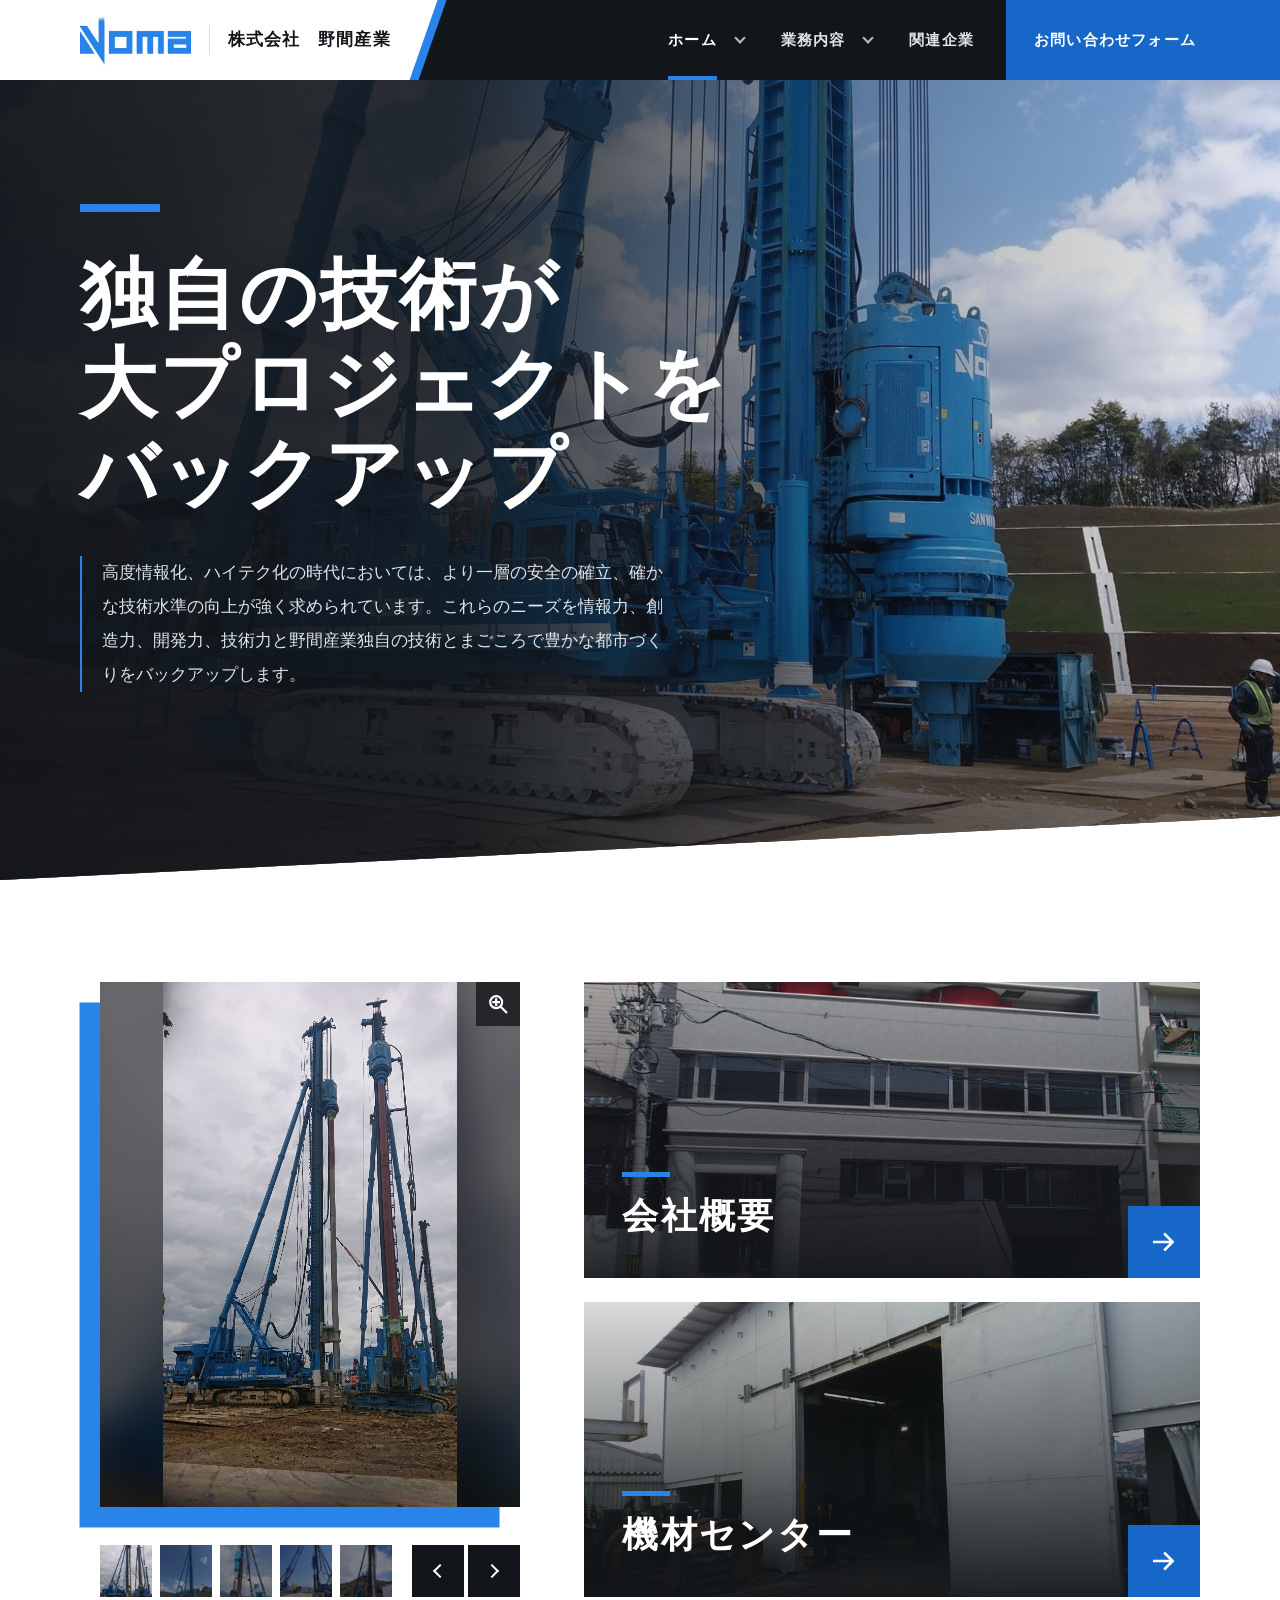
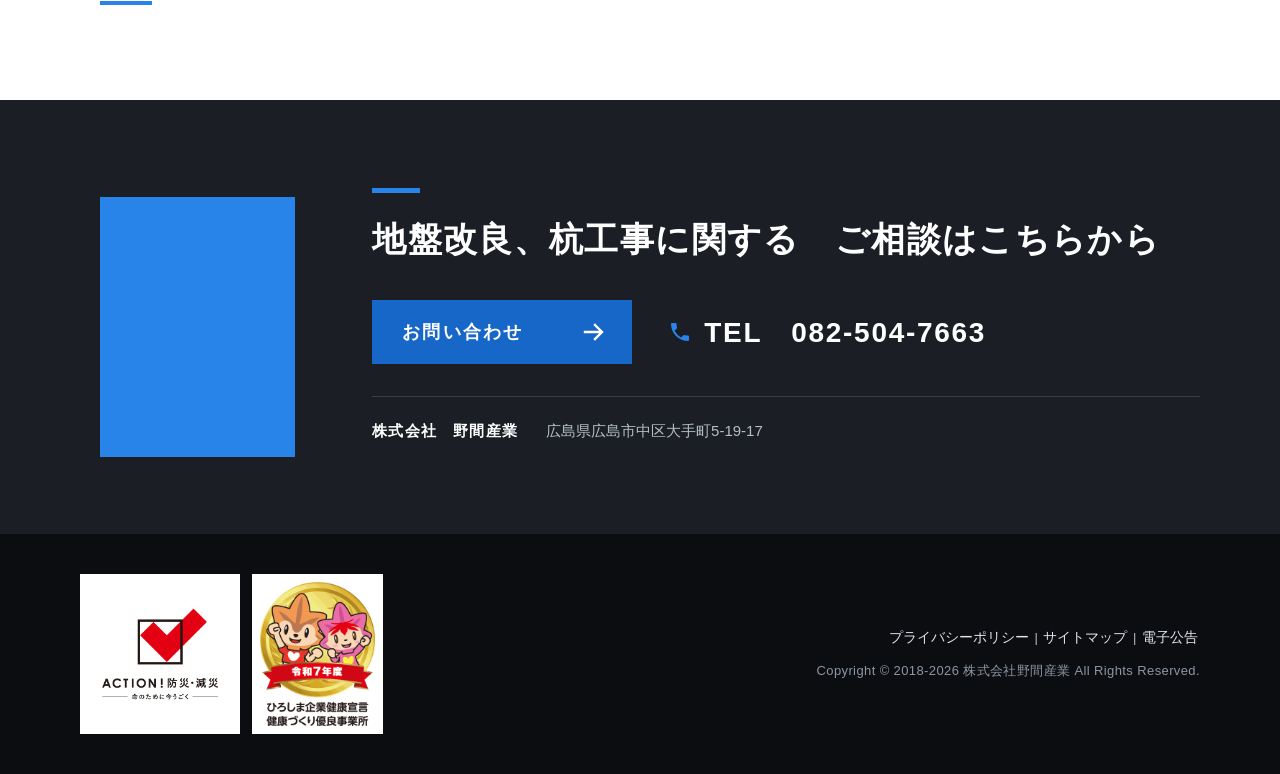
<file: index.html>
<!DOCTYPE html>
<html lang="ja">
<head>
<meta charset="utf-8">
<meta name="viewport" content="width=device-width, initial-scale=1">
<meta http-equiv="Content-Security-Policy" content="default-src 'none'; script-src 'self' 'sha256-Ko+/RrMndIHt0b/+YpRorrm0FX1sc8f17IDDynW/ayU=' 'sha256-riitXBKGtl5y5ccA7GF6ccqJuwEVP5tm8j0ff/fbw9U='; style-src 'self'; img-src 'self' data:; frame-src https://maps.google.com https://www.google.com; base-uri 'self'; form-action 'none'">
<title>杭打ち工事、地盤改良工事 - 株式会社野間産業</title>
<meta name="description" content="杭打ち工事、地盤改良工事の（株）野間産業。世界最大級の杭打機と独自の技術、そしてまごころで都市づくりをバックアップします。">
<link rel="canonical" href="https://www.nomasangyou.com/">
<meta property="og:type" content="website">
<meta property="og:site_name" content="株式会社野間産業">
<meta property="og:locale" content="ja_JP">
<meta property="og:title" content="杭打ち工事、地盤改良工事">
<meta property="og:url" content="https://www.nomasangyou.com/">
<meta property="og:description" content="杭打ち工事、地盤改良工事の（株）野間産業。世界最大級の杭打機と独自の技術、そしてまごころで都市づくりをバックアップします。">
<meta property="og:image" content="https://www.nomasangyou.com/assets/img/home/slide-03.jpg">
<meta property="og:image:width" content="900">
<meta property="og:image:height" content="1600">
<meta name="twitter:card" content="summary_large_image">
<meta name="twitter:title" content="杭打ち工事、地盤改良工事">
<meta name="twitter:description" content="杭打ち工事、地盤改良工事の（株）野間産業。世界最大級の杭打機と独自の技術、そしてまごころで都市づくりをバックアップします。">
<meta name="twitter:image" content="https://www.nomasangyou.com/assets/img/home/slide-03.jpg">
<link rel="stylesheet" href="assets/css/style.css">
<script>document.documentElement.className += " js";</script>
<script src="assets/js/main.js" defer></script>
</head>
<body class="page-home">
<!-- ===== 共通ヘッダー（全ページ同じ。変更するときは全ページを揃える） ===== -->
<div class="site-top">
<header class="site-header">
  <a class="site-logo" href="./"><img src="assets/img/common/logo.png" alt="株式会社野間産業" width="145" height="66" decoding="async"></a>
  <p class="site-title"><a href="./">株式会社　野間産業</a></p>
</header>
<nav class="global-nav" aria-label="メインメニュー">
  <button type="button" class="nav-toggle" aria-expanded="false" aria-controls="global-nav-inner" aria-label="メニュー"><span class="nav-toggle__bars"></span></button>
  <div class="global-nav__inner" id="global-nav-inner">
    <ul class="global-nav__list">
      <li class="global-nav__item has-sub is-current"><a href="./" aria-current="page">ホーム</a>
        <button type="button" class="global-nav__expand" aria-expanded="false" aria-label="ホームのサブメニュー"></button>
        <ul class="global-nav__sub">
          <li><a href="会社概要-1/">会社概要</a></li>
          <li><a href="機材センター/">機材センター</a></li>
        </ul>
      </li>
      <li class="global-nav__item has-sub"><a href="業務内容/">業務内容</a>
        <button type="button" class="global-nav__expand" aria-expanded="false" aria-label="業務内容のサブメニュー"></button>
        <ul class="global-nav__sub">
          <li><a href="業務内容/近年の施工実績/">近年の施工実績</a></li>
          <li><a href="業務内容/工事経歴/">工事経歴</a></li>
          <li><a href="業務内容/各種工法カタログ/">各種工法カタログ</a></li>
        </ul>
      </li>
      <li class="global-nav__item"><a href="関連企業/">関連企業</a></li>
      <li class="global-nav__item global-nav__item--contact"><a href="お問合せフォーム/">お問い合わせフォーム</a></li>
    </ul>
  </div>
</nav>
</div>
<!-- ===== 共通ここまで ===== -->
<main class="site-main" id="main">
<section class="home-hero" aria-labelledby="home-title">
  <div class="home-hero__bg" aria-hidden="true"><span class="home-hero__slide home-hero__slide--1"></span><span class="home-hero__slide home-hero__slide--2"></span><span class="home-hero__slide home-hero__slide--3"></span></div>
  <div class="home-hero__inner">
    <h1 class="home-hero__title" id="home-title"><span>独自の技術が</span><span>大プロジェクトを</span><span>バックアップ</span></h1>
    <p class="home-hero__lead">高度情報化、ハイテク化の時代においては、より一層の安全の確立、確かな技術水準の向上が強く求められています。これらのニーズを情報力、創造力、開発力、技術力と野間産業独自の技術とまごころで豊かな都市づくりをバックアップします。</p>
  </div>
</section>
<div class="home-showcase">
<div class="slideshow" data-autoplay="6000">
  <div class="slideshow__viewport">
    <a class="slideshow__slide is-active" href="assets/img/home/slide-01.jpg" data-lightbox="home" aria-label="画像を拡大"><img src="assets/img/home/slide-01.jpg" alt="" width="579" height="1031" decoding="async"></a>
    <a class="slideshow__slide" href="assets/img/home/slide-02.jpg" data-lightbox="home" aria-label="画像を拡大"><img src="assets/img/home/slide-02.jpg" alt="" width="1200" height="1600" loading="lazy" decoding="async"></a>
    <a class="slideshow__slide" href="assets/img/home/slide-03.jpg" data-lightbox="home" aria-label="画像を拡大"><img src="assets/img/home/slide-03.jpg" alt="" width="900" height="1600" loading="lazy" decoding="async"></a>
    <a class="slideshow__slide" href="assets/img/home/slide-04.jpg" data-lightbox="home" aria-label="画像を拡大"><img src="assets/img/home/slide-04.jpg" alt="" width="1280" height="960" loading="lazy" decoding="async"></a>
    <a class="slideshow__slide" href="assets/img/home/slide-05.jpg" data-lightbox="home" aria-label="画像を拡大"><img src="assets/img/home/slide-05.jpg" alt="" width="900" height="1600" loading="lazy" decoding="async"></a>
  </div>
  <button type="button" class="slideshow__prev" aria-label="前へ"></button>
  <button type="button" class="slideshow__next" aria-label="次へ"></button>
  <div class="slideshow__thumbs">
    <button type="button" class="slideshow__thumb is-active" aria-label="1"><img src="assets/img/home/slide-01.jpg" alt="" width="52" height="52" loading="lazy"></button>
    <button type="button" class="slideshow__thumb" aria-label="2"><img src="assets/img/home/slide-02.jpg" alt="" width="52" height="52" loading="lazy"></button>
    <button type="button" class="slideshow__thumb" aria-label="3"><img src="assets/img/home/slide-03.jpg" alt="" width="52" height="52" loading="lazy"></button>
    <button type="button" class="slideshow__thumb" aria-label="4"><img src="assets/img/home/slide-04.jpg" alt="" width="52" height="52" loading="lazy"></button>
    <button type="button" class="slideshow__thumb" aria-label="5"><img src="assets/img/home/slide-05.jpg" alt="" width="52" height="52" loading="lazy"></button>
  </div>
</div>
<nav class="subnav subnav--tiles" aria-label="サブメニュー">
  <ul>
    <li class="subnav__tile--company"><a href="会社概要-1/">会社概要</a></li>
    <li class="subnav__tile--equipment"><a href="機材センター/">機材センター</a></li>
  </ul>
</nav>
</div>
</main>
<!-- ===== 共通お問い合わせ帯（全ページ同じ。旧サイドバーの内容） ===== -->
<aside class="site-contact" aria-labelledby="site-contact-lead">
  <div class="site-contact__inner">
    <figure class="site-contact__photo"><img src="assets/img/common/side-photo.jpg" alt="" width="195" height="260" loading="lazy" decoding="async"></figure>
    <div class="site-contact__body">
      <p class="site-contact__lead" id="site-contact-lead"><span>地盤改良、杭工事に関する　</span><span>ご相談はこちらから</span></p>
      <div class="site-contact__actions">
        <p class="cta"><a href="お問合せフォーム/">お問い合わせ</a></p>
        <p class="site-contact__tel">TEL　082-504-7663</p>
      </div>
      <div class="site-contact__company">
        <p class="site-contact__name">株式会社　野間産業</p>
        <p class="site-contact__address">広島県広島市中区大手町5-19-17</p>
      </div>
    </div>
  </div>
</aside>
<!-- ===== 共通フッター（全ページ同じ） ===== -->
<footer class="site-footer">
  <div class="site-footer__inner">
    <ul class="site-footer__badges">
      <li><img src="assets/img/common/action-bousai.jpg" alt="" width="144" height="144" loading="lazy" decoding="async"></li>
      <li><img src="assets/img/common/kenko-sengen.png" alt="" width="115" height="144" loading="lazy" decoding="async"></li>
    </ul>
    <div class="site-footer__meta">
      <p class="site-footer__links"><a href="j/privacy/">プライバシーポリシー</a> | <a href="sitemap/">サイトマップ</a> | <a href="koukoku/">電子公告</a></p>
      <p class="site-footer__copy">Copyright © 2018-<span class="js-year">2026</span> 株式会社野間産業 <span class="nw">All Rights Reserved.</span></p>
    </div>
  </div>
</footer>
</body>
</html>
</file>
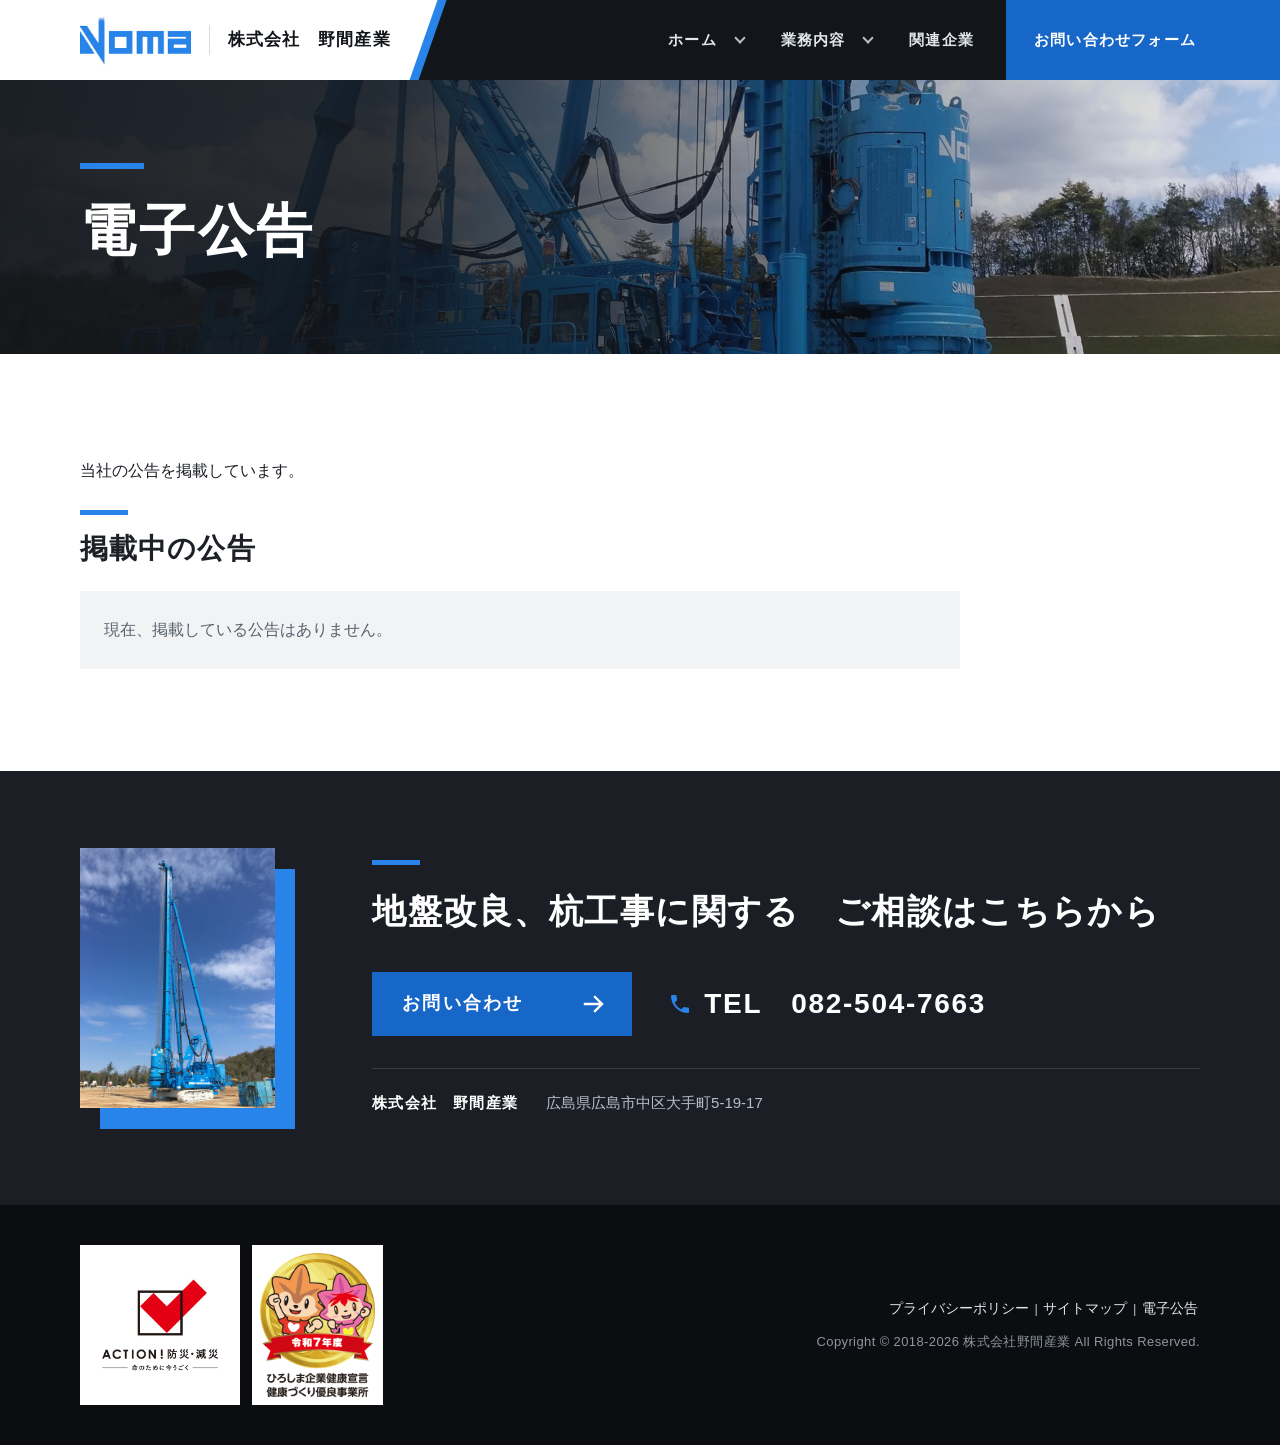
<file: koukoku/index.html>
<!DOCTYPE html>
<html lang="ja">
<head>
<meta charset="utf-8">
<meta name="viewport" content="width=device-width, initial-scale=1">
<meta http-equiv="Content-Security-Policy" content="default-src 'none'; script-src 'self' 'sha256-Ko+/RrMndIHt0b/+YpRorrm0FX1sc8f17IDDynW/ayU=' 'sha256-riitXBKGtl5y5ccA7GF6ccqJuwEVP5tm8j0ff/fbw9U='; style-src 'self'; img-src 'self' data:; frame-src https://maps.google.com https://www.google.com; base-uri 'self'; form-action 'none'">
<title>電子公告 - 株式会社野間産業</title>
<link rel="canonical" href="https://www.nomasangyou.com/koukoku/">
<meta property="og:type" content="website">
<meta property="og:site_name" content="株式会社野間産業">
<meta property="og:locale" content="ja_JP">
<meta property="og:title" content="電子公告">
<meta property="og:url" content="https://www.nomasangyou.com/koukoku/">
<meta property="og:image" content="https://www.nomasangyou.com/assets/img/home/slide-03.jpg">
<meta property="og:image:width" content="900">
<meta property="og:image:height" content="1600">
<meta name="twitter:card" content="summary_large_image">
<meta name="twitter:title" content="電子公告">
<meta name="twitter:image" content="https://www.nomasangyou.com/assets/img/home/slide-03.jpg">
<link rel="stylesheet" href="../assets/css/style.css">
<script>document.documentElement.className += " js";</script>
<script src="../assets/js/main.js" defer></script>
</head>
<body class="page-koukoku">
<!-- ===== 共通ヘッダー（全ページ同じ。変更するときは全ページを揃える） ===== -->
<div class="site-top">
<header class="site-header">
  <a class="site-logo" href="../"><img src="../assets/img/common/logo.png" alt="株式会社野間産業" width="145" height="66" decoding="async"></a>
  <p class="site-title"><a href="../">株式会社　野間産業</a></p>
</header>
<nav class="global-nav" aria-label="メインメニュー">
  <button type="button" class="nav-toggle" aria-expanded="false" aria-controls="global-nav-inner" aria-label="メニュー"><span class="nav-toggle__bars"></span></button>
  <div class="global-nav__inner" id="global-nav-inner">
    <ul class="global-nav__list">
      <li class="global-nav__item has-sub"><a href="../">ホーム</a>
        <button type="button" class="global-nav__expand" aria-expanded="false" aria-label="ホームのサブメニュー"></button>
        <ul class="global-nav__sub">
          <li><a href="../会社概要-1/">会社概要</a></li>
          <li><a href="../機材センター/">機材センター</a></li>
        </ul>
      </li>
      <li class="global-nav__item has-sub"><a href="../業務内容/">業務内容</a>
        <button type="button" class="global-nav__expand" aria-expanded="false" aria-label="業務内容のサブメニュー"></button>
        <ul class="global-nav__sub">
          <li><a href="../業務内容/近年の施工実績/">近年の施工実績</a></li>
          <li><a href="../業務内容/工事経歴/">工事経歴</a></li>
          <li><a href="../業務内容/各種工法カタログ/">各種工法カタログ</a></li>
        </ul>
      </li>
      <li class="global-nav__item"><a href="../関連企業/">関連企業</a></li>
      <li class="global-nav__item global-nav__item--contact"><a href="../お問合せフォーム/">お問い合わせフォーム</a></li>
    </ul>
  </div>
</nav>
</div>
<!-- ===== 共通ここまで ===== -->
<main class="site-main" id="main">
<!-- ===== ページ見出し帯（パンくず・見出し・サブメニュー。ページごとに変わる） ===== -->
<div class="page-hero">
  <div class="page-hero__inner">
    <h1 class="page-title">電子公告</h1>
  </div>
</div>
<!-- ===== 見出し帯ここまで ===== -->
<div class="page-body">
<div class="notice-index">
  <p>当社の公告を掲載しています。</p>
  <h2>掲載中の公告</h2>
  <!-- 公告を掲載するときは、下の「掲載している公告はありません」の段落を消し、
       <ol class="notice-list"> を置いて1件ずつ <li> を足す（新しいものを上に）。書き方は CLAUDE.md「電子公告を掲載する」 -->
  <p class="notice-list__empty">現在、掲載している公告はありません。</p>
</div>
</div>
</main>
<!-- ===== 共通お問い合わせ帯（全ページ同じ。旧サイドバーの内容） ===== -->
<aside class="site-contact" aria-labelledby="site-contact-lead">
  <div class="site-contact__inner">
    <figure class="site-contact__photo"><img src="../assets/img/common/side-photo.jpg" alt="" width="195" height="260" loading="lazy" decoding="async"></figure>
    <div class="site-contact__body">
      <p class="site-contact__lead" id="site-contact-lead"><span>地盤改良、杭工事に関する　</span><span>ご相談はこちらから</span></p>
      <div class="site-contact__actions">
        <p class="cta"><a href="../お問合せフォーム/">お問い合わせ</a></p>
        <p class="site-contact__tel">TEL　082-504-7663</p>
      </div>
      <div class="site-contact__company">
        <p class="site-contact__name">株式会社　野間産業</p>
        <p class="site-contact__address">広島県広島市中区大手町5-19-17</p>
      </div>
    </div>
  </div>
</aside>
<!-- ===== 共通フッター（全ページ同じ） ===== -->
<footer class="site-footer">
  <div class="site-footer__inner">
    <ul class="site-footer__badges">
      <li><img src="../assets/img/common/action-bousai.jpg" alt="" width="144" height="144" loading="lazy" decoding="async"></li>
      <li><img src="../assets/img/common/kenko-sengen.png" alt="" width="115" height="144" loading="lazy" decoding="async"></li>
    </ul>
    <div class="site-footer__meta">
      <p class="site-footer__links"><a href="../j/privacy/">プライバシーポリシー</a> | <a href="../sitemap/">サイトマップ</a> | <a href="../koukoku/">電子公告</a></p>
      <p class="site-footer__copy">Copyright © 2018-<span class="js-year">2026</span> 株式会社野間産業 <span class="nw">All Rights Reserved.</span></p>
    </div>
  </div>
</footer>
</body>
</html>
</file>
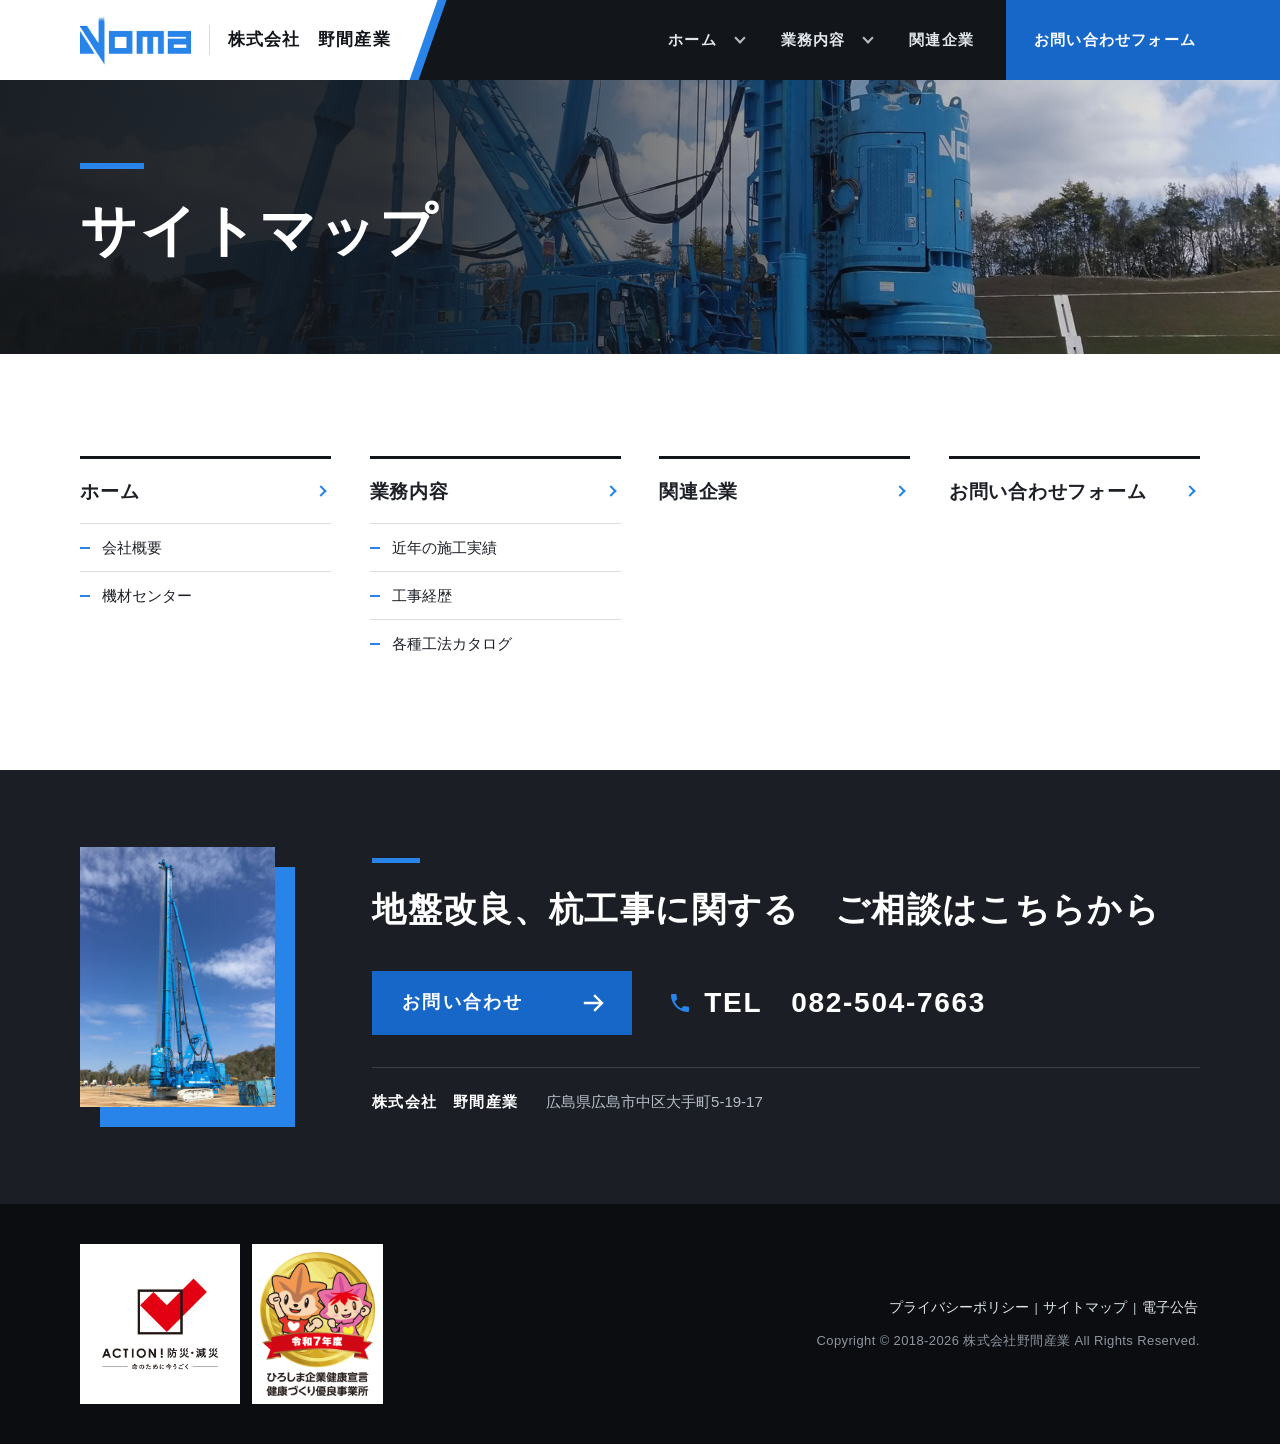
<file: sitemap/index.html>
<!DOCTYPE html>
<html lang="ja">
<head>
<meta charset="utf-8">
<meta name="viewport" content="width=device-width, initial-scale=1">
<meta http-equiv="Content-Security-Policy" content="default-src 'none'; script-src 'self' 'sha256-Ko+/RrMndIHt0b/+YpRorrm0FX1sc8f17IDDynW/ayU=' 'sha256-riitXBKGtl5y5ccA7GF6ccqJuwEVP5tm8j0ff/fbw9U='; style-src 'self'; img-src 'self' data:; frame-src https://maps.google.com https://www.google.com; base-uri 'self'; form-action 'none'">
<title>サイトマップ - 株式会社野間産業</title>
<link rel="canonical" href="https://www.nomasangyou.com/sitemap/">
<meta property="og:type" content="website">
<meta property="og:site_name" content="株式会社野間産業">
<meta property="og:locale" content="ja_JP">
<meta property="og:title" content="サイトマップ">
<meta property="og:url" content="https://www.nomasangyou.com/sitemap/">
<meta property="og:image" content="https://www.nomasangyou.com/assets/img/home/slide-03.jpg">
<meta property="og:image:width" content="900">
<meta property="og:image:height" content="1600">
<meta name="twitter:card" content="summary_large_image">
<meta name="twitter:title" content="サイトマップ">
<meta name="twitter:image" content="https://www.nomasangyou.com/assets/img/home/slide-03.jpg">
<link rel="stylesheet" href="../assets/css/style.css">
<script>document.documentElement.className += " js";</script>
<script src="../assets/js/main.js" defer></script>
</head>
<body class="page-sitemap">
<!-- ===== 共通ヘッダー（全ページ同じ。変更するときは全ページを揃える） ===== -->
<div class="site-top">
<header class="site-header">
  <a class="site-logo" href="../"><img src="../assets/img/common/logo.png" alt="株式会社野間産業" width="145" height="66" decoding="async"></a>
  <p class="site-title"><a href="../">株式会社　野間産業</a></p>
</header>
<nav class="global-nav" aria-label="メインメニュー">
  <button type="button" class="nav-toggle" aria-expanded="false" aria-controls="global-nav-inner" aria-label="メニュー"><span class="nav-toggle__bars"></span></button>
  <div class="global-nav__inner" id="global-nav-inner">
    <ul class="global-nav__list">
      <li class="global-nav__item has-sub"><a href="../">ホーム</a>
        <button type="button" class="global-nav__expand" aria-expanded="false" aria-label="ホームのサブメニュー"></button>
        <ul class="global-nav__sub">
          <li><a href="../会社概要-1/">会社概要</a></li>
          <li><a href="../機材センター/">機材センター</a></li>
        </ul>
      </li>
      <li class="global-nav__item has-sub"><a href="../業務内容/">業務内容</a>
        <button type="button" class="global-nav__expand" aria-expanded="false" aria-label="業務内容のサブメニュー"></button>
        <ul class="global-nav__sub">
          <li><a href="../業務内容/近年の施工実績/">近年の施工実績</a></li>
          <li><a href="../業務内容/工事経歴/">工事経歴</a></li>
          <li><a href="../業務内容/各種工法カタログ/">各種工法カタログ</a></li>
        </ul>
      </li>
      <li class="global-nav__item"><a href="../関連企業/">関連企業</a></li>
      <li class="global-nav__item global-nav__item--contact"><a href="../お問合せフォーム/">お問い合わせフォーム</a></li>
    </ul>
  </div>
</nav>
</div>
<!-- ===== 共通ここまで ===== -->
<main class="site-main" id="main">
<!-- ===== ページ見出し帯（パンくず・見出し・サブメニュー。ページごとに変わる） ===== -->
<div class="page-hero">
  <div class="page-hero__inner">
    <h1 class="page-title">サイトマップ</h1>
  </div>
</div>
<!-- ===== 見出し帯ここまで ===== -->
<div class="page-body">
<ul class="sitemap">
  <li><a href="../">ホーム</a>
    <ul>
      <li><a href="../会社概要-1/">会社概要</a></li>
      <li><a href="../機材センター/">機材センター</a></li>
    </ul>
  </li>
  <li><a href="../業務内容/">業務内容</a>
    <ul>
      <li><a href="../業務内容/近年の施工実績/">近年の施工実績</a></li>
      <li><a href="../業務内容/工事経歴/">工事経歴</a></li>
      <li><a href="../業務内容/各種工法カタログ/">各種工法カタログ</a></li>
    </ul>
  </li>
  <li><a href="../関連企業/">関連企業</a>
  </li>
  <li><a href="../お問合せフォーム/">お問い合わせフォーム</a>
  </li>
</ul>
</div>
</main>
<!-- ===== 共通お問い合わせ帯（全ページ同じ。旧サイドバーの内容） ===== -->
<aside class="site-contact" aria-labelledby="site-contact-lead">
  <div class="site-contact__inner">
    <figure class="site-contact__photo"><img src="../assets/img/common/side-photo.jpg" alt="" width="195" height="260" loading="lazy" decoding="async"></figure>
    <div class="site-contact__body">
      <p class="site-contact__lead" id="site-contact-lead"><span>地盤改良、杭工事に関する　</span><span>ご相談はこちらから</span></p>
      <div class="site-contact__actions">
        <p class="cta"><a href="../お問合せフォーム/">お問い合わせ</a></p>
        <p class="site-contact__tel">TEL　082-504-7663</p>
      </div>
      <div class="site-contact__company">
        <p class="site-contact__name">株式会社　野間産業</p>
        <p class="site-contact__address">広島県広島市中区大手町5-19-17</p>
      </div>
    </div>
  </div>
</aside>
<!-- ===== 共通フッター（全ページ同じ） ===== -->
<footer class="site-footer">
  <div class="site-footer__inner">
    <ul class="site-footer__badges">
      <li><img src="../assets/img/common/action-bousai.jpg" alt="" width="144" height="144" loading="lazy" decoding="async"></li>
      <li><img src="../assets/img/common/kenko-sengen.png" alt="" width="115" height="144" loading="lazy" decoding="async"></li>
    </ul>
    <div class="site-footer__meta">
      <p class="site-footer__links"><a href="../j/privacy/">プライバシーポリシー</a> | <a href="../sitemap/">サイトマップ</a> | <a href="../koukoku/">電子公告</a></p>
      <p class="site-footer__copy">Copyright © 2018-<span class="js-year">2026</span> 株式会社野間産業 <span class="nw">All Rights Reserved.</span></p>
    </div>
  </div>
</footer>
</body>
</html>
</file>
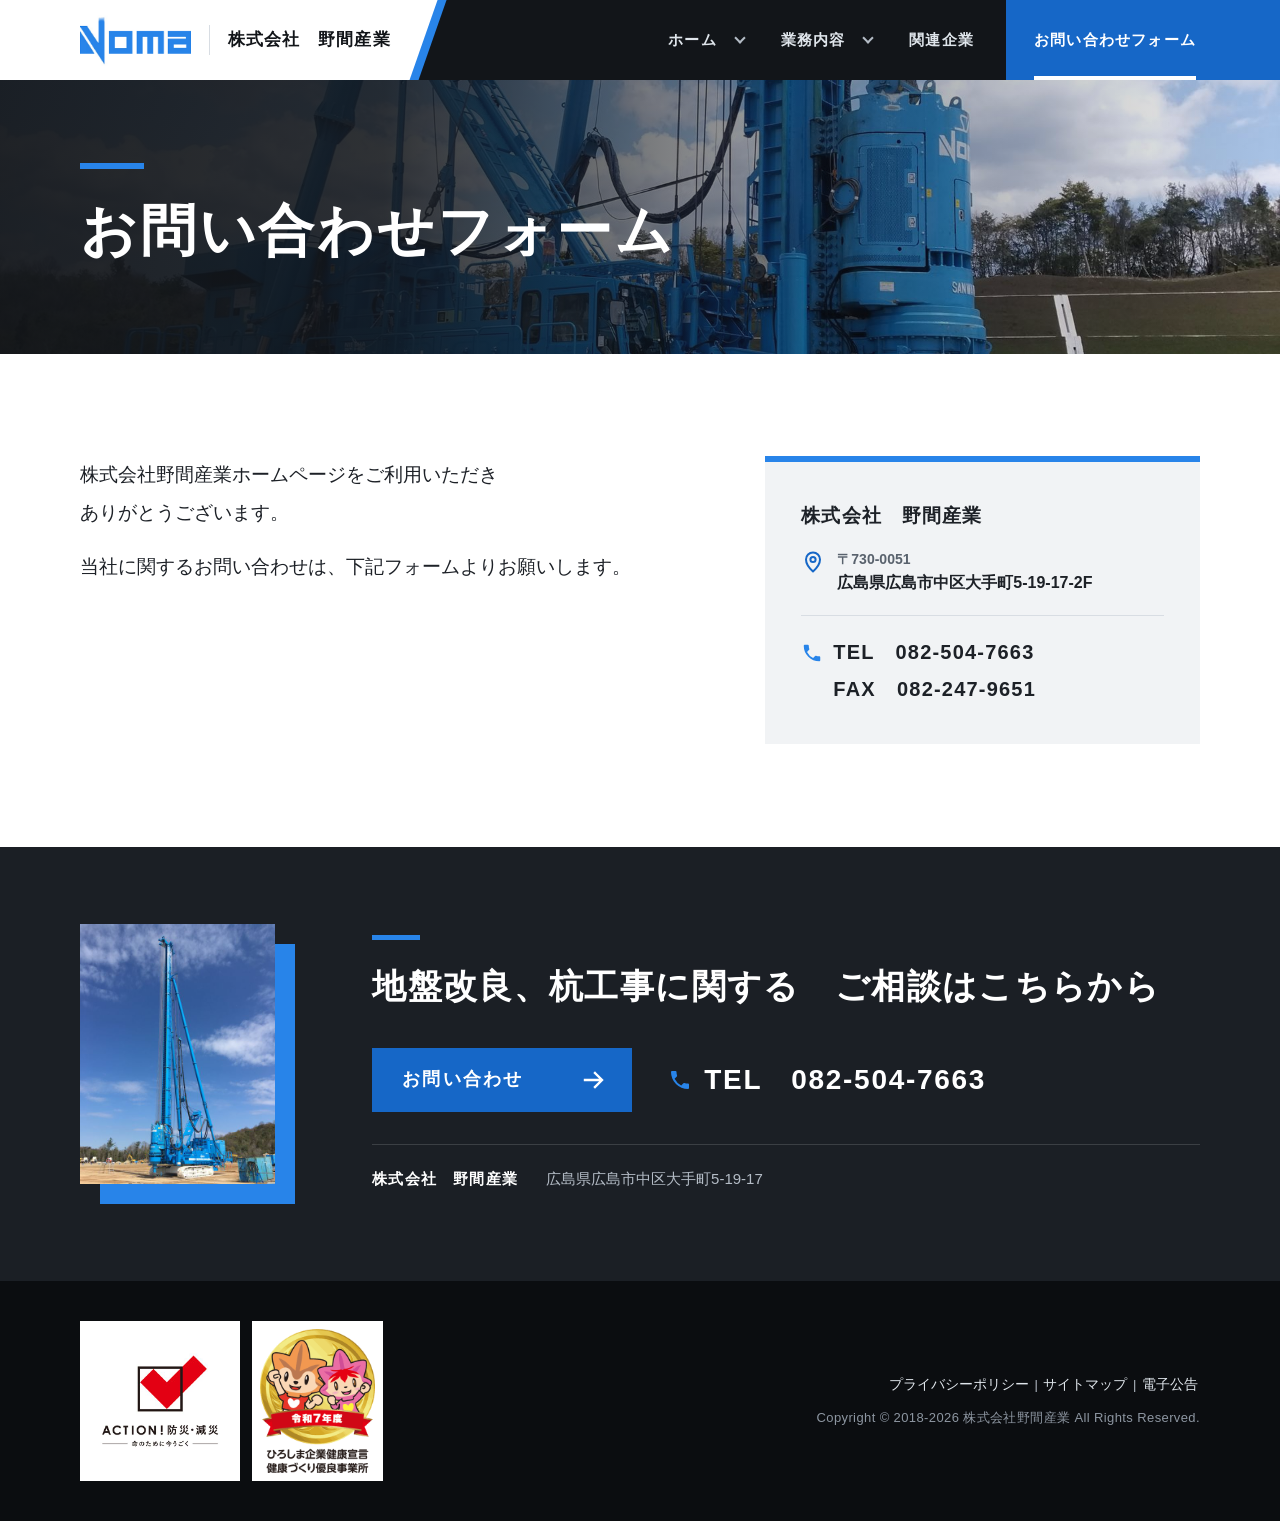
<file: お問合せフォーム/index.html>
<!DOCTYPE html>
<html lang="ja">
<head>
<meta charset="utf-8">
<meta name="viewport" content="width=device-width, initial-scale=1">
<meta http-equiv="Content-Security-Policy" content="default-src 'none'; script-src 'self' 'sha256-Ko+/RrMndIHt0b/+YpRorrm0FX1sc8f17IDDynW/ayU=' 'sha256-riitXBKGtl5y5ccA7GF6ccqJuwEVP5tm8j0ff/fbw9U='; style-src 'self'; img-src 'self' data:; frame-src https://maps.google.com https://www.google.com; base-uri 'self'; form-action 'none'">
<title>お問い合わせフォーム - 株式会社野間産業</title>
<link rel="canonical" href="https://www.nomasangyou.com/お問合せフォーム/">
<meta property="og:type" content="website">
<meta property="og:site_name" content="株式会社野間産業">
<meta property="og:locale" content="ja_JP">
<meta property="og:title" content="お問い合わせフォーム">
<meta property="og:url" content="https://www.nomasangyou.com/お問合せフォーム/">
<meta property="og:description" content="株式会社野間産業ホームページをご利用いただきありがとうございます。 当社に関するお問い合わせは、下記フォームよりお願いします。">
<meta property="og:image" content="https://www.nomasangyou.com/assets/img/common/header-bg.jpg">
<meta property="og:image:width" content="1920">
<meta property="og:image:height" content="1080">
<meta name="twitter:card" content="summary_large_image">
<meta name="twitter:title" content="お問い合わせフォーム">
<meta name="twitter:description" content="株式会社野間産業ホームページをご利用いただきありがとうございます。 当社に関するお問い合わせは、下記フォームよりお願いします。">
<meta name="twitter:image" content="https://www.nomasangyou.com/assets/img/common/header-bg.jpg">
<link rel="stylesheet" href="../assets/css/style.css">
<script>document.documentElement.className += " js";</script>
<script src="../assets/js/main.js" defer></script>
</head>
<body class="page-contact">
<!-- ===== 共通ヘッダー（全ページ同じ。変更するときは全ページを揃える） ===== -->
<div class="site-top">
<header class="site-header">
  <a class="site-logo" href="../"><img src="../assets/img/common/logo.png" alt="株式会社野間産業" width="145" height="66" decoding="async"></a>
  <p class="site-title"><a href="../">株式会社　野間産業</a></p>
</header>
<nav class="global-nav" aria-label="メインメニュー">
  <button type="button" class="nav-toggle" aria-expanded="false" aria-controls="global-nav-inner" aria-label="メニュー"><span class="nav-toggle__bars"></span></button>
  <div class="global-nav__inner" id="global-nav-inner">
    <ul class="global-nav__list">
      <li class="global-nav__item has-sub"><a href="../">ホーム</a>
        <button type="button" class="global-nav__expand" aria-expanded="false" aria-label="ホームのサブメニュー"></button>
        <ul class="global-nav__sub">
          <li><a href="../会社概要-1/">会社概要</a></li>
          <li><a href="../機材センター/">機材センター</a></li>
        </ul>
      </li>
      <li class="global-nav__item has-sub"><a href="../業務内容/">業務内容</a>
        <button type="button" class="global-nav__expand" aria-expanded="false" aria-label="業務内容のサブメニュー"></button>
        <ul class="global-nav__sub">
          <li><a href="../業務内容/近年の施工実績/">近年の施工実績</a></li>
          <li><a href="../業務内容/工事経歴/">工事経歴</a></li>
          <li><a href="../業務内容/各種工法カタログ/">各種工法カタログ</a></li>
        </ul>
      </li>
      <li class="global-nav__item"><a href="../関連企業/">関連企業</a></li>
      <li class="global-nav__item global-nav__item--contact is-current"><a href="../お問合せフォーム/" aria-current="page">お問い合わせフォーム</a></li>
    </ul>
  </div>
</nav>
</div>
<!-- ===== 共通ここまで ===== -->
<main class="site-main" id="main">
<!-- ===== ページ見出し帯（パンくず・見出し・サブメニュー。ページごとに変わる） ===== -->
<div class="page-hero">
  <div class="page-hero__inner">
    <h1 class="page-title">お問い合わせ<wbr>フォーム</h1>
  </div>
</div>
<!-- ===== 見出し帯ここまで ===== -->
<div class="page-body">
<div class="contact-page">
  <div class="contact-page__intro">
    <p>株式会社野間産業ホームページをご利用いただき<span class="nw">ありがとうございます。</span></p>
    <p>当社に関するお問い合わせは、下記フォームより<span class="nw">お願いします。</span></p>
  </div>
  <div class="contact-info">
    <p class="contact-info__name">株式会社　野間産業</p>
    <div class="contact-info__address">
      <svg class="contact-info__pin" viewBox="0 0 24 24" width="24" height="24" aria-hidden="true" focusable="false"><path d="M12 21.5s-7-6.3-7-12a7 7 0 0 1 14 0c0 5.7-7 12-7 12z" fill="none" stroke="currentColor" stroke-width="2" stroke-linejoin="round"/><circle cx="12" cy="9.5" r="2.6" fill="none" stroke="currentColor" stroke-width="2"/></svg>
      <div>
        <p class="contact-info__zip">〒730-0051</p>
        <p><span class="nw">広島県広島市中区</span><span class="nw">大手町5-19-17-2F</span></p>
      </div>
    </div>
    <p class="contact-info__tel">TEL　082-504-7663</p>
    <p class="contact-info__fax">FAX　082-247-9651</p>
  </div>
<div class="form-embed" id="contact-form"><!--
  フォームの埋め込み枠（サービス決定後にここへ埋め込みコードを入れる）
  現行の項目: 会社名(必須) / 所属部署 / 名前(必須) / 電話番号（携帯番号）(必須) / メールアドレス(必須) / メッセージ(必須)
  現行の注記: 「プライバシーポリシー が適用されます」（j/privacy/ へのリンク）、「メモ: * は入力必須項目です」、送信ボタン「送信」
--></div>
</div>
</div>
</main>
<!-- ===== 共通お問い合わせ帯（全ページ同じ。旧サイドバーの内容） ===== -->
<aside class="site-contact" aria-labelledby="site-contact-lead">
  <div class="site-contact__inner">
    <figure class="site-contact__photo"><img src="../assets/img/common/side-photo.jpg" alt="" width="195" height="260" loading="lazy" decoding="async"></figure>
    <div class="site-contact__body">
      <p class="site-contact__lead" id="site-contact-lead"><span>地盤改良、杭工事に関する　</span><span>ご相談はこちらから</span></p>
      <div class="site-contact__actions">
        <p class="cta"><a href="../お問合せフォーム/">お問い合わせ</a></p>
        <p class="site-contact__tel">TEL　082-504-7663</p>
      </div>
      <div class="site-contact__company">
        <p class="site-contact__name">株式会社　野間産業</p>
        <p class="site-contact__address">広島県広島市中区大手町5-19-17</p>
      </div>
    </div>
  </div>
</aside>
<!-- ===== 共通フッター（全ページ同じ） ===== -->
<footer class="site-footer">
  <div class="site-footer__inner">
    <ul class="site-footer__badges">
      <li><img src="../assets/img/common/action-bousai.jpg" alt="" width="144" height="144" loading="lazy" decoding="async"></li>
      <li><img src="../assets/img/common/kenko-sengen.png" alt="" width="115" height="144" loading="lazy" decoding="async"></li>
    </ul>
    <div class="site-footer__meta">
      <p class="site-footer__links"><a href="../j/privacy/">プライバシーポリシー</a> | <a href="../sitemap/">サイトマップ</a> | <a href="../koukoku/">電子公告</a></p>
      <p class="site-footer__copy">Copyright © 2018-<span class="js-year">2026</span> 株式会社野間産業 <span class="nw">All Rights Reserved.</span></p>
    </div>
  </div>
</footer>
</body>
</html>
</file>
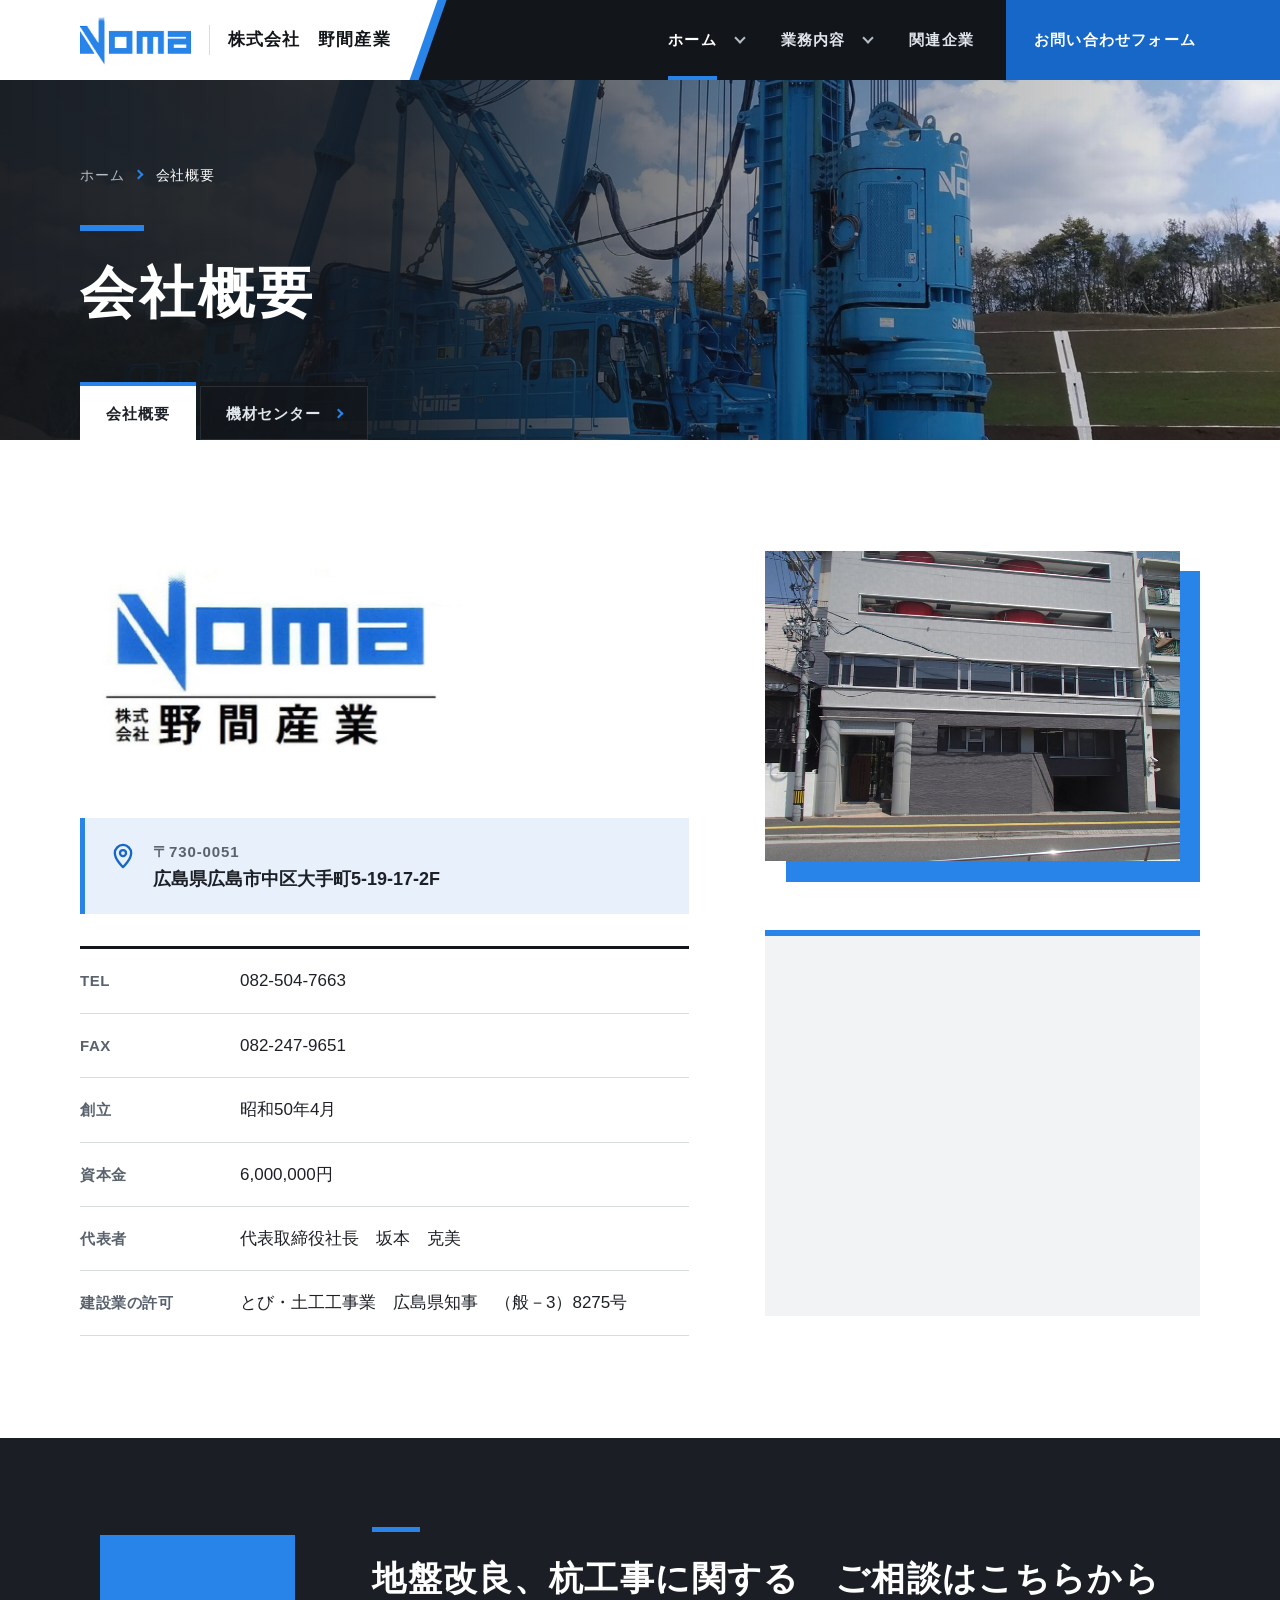
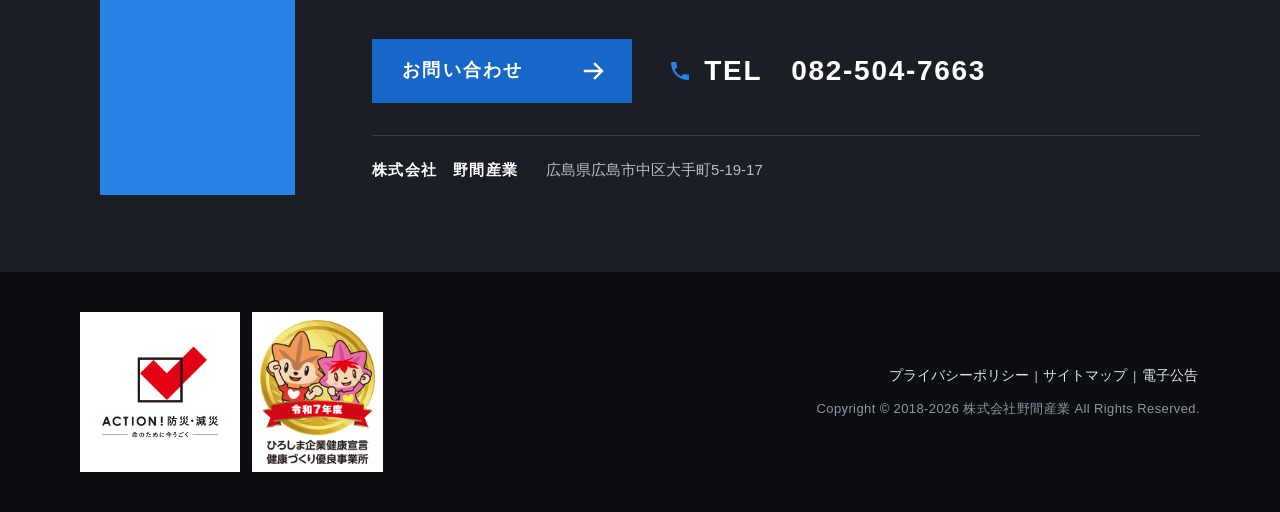
<file: 会社概要-1/index.html>
<!DOCTYPE html>
<html lang="ja">
<head>
<meta charset="utf-8">
<meta name="viewport" content="width=device-width, initial-scale=1">
<meta http-equiv="Content-Security-Policy" content="default-src 'none'; script-src 'self' 'sha256-Ko+/RrMndIHt0b/+YpRorrm0FX1sc8f17IDDynW/ayU=' 'sha256-riitXBKGtl5y5ccA7GF6ccqJuwEVP5tm8j0ff/fbw9U='; style-src 'self'; img-src 'self' data:; frame-src https://maps.google.com https://www.google.com; base-uri 'self'; form-action 'none'">
<title>会社概要 - 株式会社野間産業</title>
<link rel="canonical" href="https://www.nomasangyou.com/会社概要-1/">
<meta property="og:type" content="website">
<meta property="og:site_name" content="株式会社野間産業">
<meta property="og:locale" content="ja_JP">
<meta property="og:title" content="会社概要">
<meta property="og:url" content="https://www.nomasangyou.com/会社概要-1/">
<meta property="og:description" content="〒730-0051 広島県広島市中区大手町5-19-17-2F TEL 082-504-7663 FAX 082-247-9651 創立 昭和50年4月 資本金 6,000,000円 代表者 代表取締役社長 坂本 克美">
<meta property="og:image" content="https://www.nomasangyou.com/assets/img/common/header-bg.jpg">
<meta property="og:image:width" content="1920">
<meta property="og:image:height" content="1080">
<meta name="twitter:card" content="summary_large_image">
<meta name="twitter:title" content="会社概要">
<meta name="twitter:description" content="〒730-0051 広島県広島市中区大手町5-19-17-2F TEL 082-504-7663 FAX 082-247-9651 創立 昭和50年4月 資本金 6,000,000円 代表者 代表取締役社長 坂本 克美">
<meta name="twitter:image" content="https://www.nomasangyou.com/assets/img/common/header-bg.jpg">
<link rel="stylesheet" href="../assets/css/style.css">
<script>document.documentElement.className += " js";</script>
<script src="../assets/js/main.js" defer></script>
</head>
<body class="page-company">
<!-- ===== 共通ヘッダー（全ページ同じ。変更するときは全ページを揃える） ===== -->
<div class="site-top">
<header class="site-header">
  <a class="site-logo" href="../"><img src="../assets/img/common/logo.png" alt="株式会社野間産業" width="145" height="66" decoding="async"></a>
  <p class="site-title"><a href="../">株式会社　野間産業</a></p>
</header>
<nav class="global-nav" aria-label="メインメニュー">
  <button type="button" class="nav-toggle" aria-expanded="false" aria-controls="global-nav-inner" aria-label="メニュー"><span class="nav-toggle__bars"></span></button>
  <div class="global-nav__inner" id="global-nav-inner">
    <ul class="global-nav__list">
      <li class="global-nav__item has-sub is-parent"><a href="../">ホーム</a>
        <button type="button" class="global-nav__expand" aria-expanded="false" aria-label="ホームのサブメニュー"></button>
        <ul class="global-nav__sub">
          <li class="is-current"><a href="../会社概要-1/" aria-current="page">会社概要</a></li>
          <li><a href="../機材センター/">機材センター</a></li>
        </ul>
      </li>
      <li class="global-nav__item has-sub"><a href="../業務内容/">業務内容</a>
        <button type="button" class="global-nav__expand" aria-expanded="false" aria-label="業務内容のサブメニュー"></button>
        <ul class="global-nav__sub">
          <li><a href="../業務内容/近年の施工実績/">近年の施工実績</a></li>
          <li><a href="../業務内容/工事経歴/">工事経歴</a></li>
          <li><a href="../業務内容/各種工法カタログ/">各種工法カタログ</a></li>
        </ul>
      </li>
      <li class="global-nav__item"><a href="../関連企業/">関連企業</a></li>
      <li class="global-nav__item global-nav__item--contact"><a href="../お問合せフォーム/">お問い合わせフォーム</a></li>
    </ul>
  </div>
</nav>
</div>
<!-- ===== 共通ここまで ===== -->
<main class="site-main" id="main">
<!-- ===== ページ見出し帯（パンくず・見出し・サブメニュー。ページごとに変わる） ===== -->
<div class="page-hero">
  <div class="page-hero__inner">
    <nav class="breadcrumb" aria-label="パンくずリスト">
      <ol>
        <li><a href="../">ホーム</a></li>
        <li><a href="../会社概要-1/" aria-current="page">会社概要</a></li>
      </ol>
    </nav>
    <h1 class="page-title">会社概要</h1>
    <nav class="subnav subnav--tabs" aria-label="サブメニュー">
      <ul>
        <li class="is-current"><a href="../会社概要-1/" aria-current="page">会社概要</a></li>
        <li><a href="../機材センター/">機材センター</a></li>
      </ul>
    </nav>
  </div>
</div>
<!-- ===== 見出し帯ここまで ===== -->
<div class="page-body">
<div class="company">
  <div class="company__main">
    <figure class="figure company__nameplate"><img src="../assets/img/company/logo-name.jpg" alt="" width="380" height="235" decoding="async"></figure>
    <div class="company__address">
      <svg class="company__pin" viewBox="0 0 24 24" width="24" height="24" aria-hidden="true" focusable="false"><path d="M12 21.5s-7-6.3-7-12a7 7 0 0 1 14 0c0 5.7-7 12-7 12z" fill="none" stroke="currentColor" stroke-width="2" stroke-linejoin="round"/><circle cx="12" cy="9.5" r="2.6" fill="none" stroke="currentColor" stroke-width="2"/></svg>
      <div class="company__address-text">
        <p class="company__zip">〒730-0051</p>
        <p class="company__street"><span class="nw">広島県広島市中区</span><span class="nw">大手町5-19-17-2F</span></p>
      </div>
    </div>
    <dl class="spec">
      <div class="spec__row"><dt>TEL　</dt><dd>082-504-7663</dd></div>
      <div class="spec__row"><dt>FAX　</dt><dd>082-247-9651</dd></div>
      <div class="spec__row"><dt>創立　　</dt><dd>昭和50年4月</dd></div>
      <div class="spec__row"><dt>資本金　</dt><dd>6,000,000円</dd></div>
      <div class="spec__row"><dt>代表者　</dt><dd><span class="nw">代表取締役社長</span>　<span class="nw">坂本　克美</span></dd></div>
      <div class="spec__row"><dt>建設業の許可</dt><dd><span class="nw">とび・土工工事業</span>　<span class="nw">広島県知事</span>　<span class="nw">（般－3）8275号</span></dd></div>
    </dl>
  </div>
  <div class="company__aside">
    <figure class="figure photo-frame"><img src="../assets/img/company/office.jpg" alt="" width="414" height="311" loading="lazy" decoding="async"></figure>
    <div class="map-frame">
      <iframe class="map" src="https://maps.google.com/maps?q=%E5%BA%83%E5%B3%B6%E5%B8%82%E4%B8%AD%E5%8C%BA%E5%A4%A7%E6%89%8B%E7%94%BA5-19-17&amp;output=embed" title="広島市中区大手町5-19-17" loading="lazy" allowfullscreen></iframe>
    </div>
  </div>
</div>
</div>
</main>
<!-- ===== 共通お問い合わせ帯（全ページ同じ。旧サイドバーの内容） ===== -->
<aside class="site-contact" aria-labelledby="site-contact-lead">
  <div class="site-contact__inner">
    <figure class="site-contact__photo"><img src="../assets/img/common/side-photo.jpg" alt="" width="195" height="260" loading="lazy" decoding="async"></figure>
    <div class="site-contact__body">
      <p class="site-contact__lead" id="site-contact-lead"><span>地盤改良、杭工事に関する　</span><span>ご相談はこちらから</span></p>
      <div class="site-contact__actions">
        <p class="cta"><a href="../お問合せフォーム/">お問い合わせ</a></p>
        <p class="site-contact__tel">TEL　082-504-7663</p>
      </div>
      <div class="site-contact__company">
        <p class="site-contact__name">株式会社　野間産業</p>
        <p class="site-contact__address">広島県広島市中区大手町5-19-17</p>
      </div>
    </div>
  </div>
</aside>
<!-- ===== 共通フッター（全ページ同じ） ===== -->
<footer class="site-footer">
  <div class="site-footer__inner">
    <ul class="site-footer__badges">
      <li><img src="../assets/img/common/action-bousai.jpg" alt="" width="144" height="144" loading="lazy" decoding="async"></li>
      <li><img src="../assets/img/common/kenko-sengen.png" alt="" width="115" height="144" loading="lazy" decoding="async"></li>
    </ul>
    <div class="site-footer__meta">
      <p class="site-footer__links"><a href="../j/privacy/">プライバシーポリシー</a> | <a href="../sitemap/">サイトマップ</a> | <a href="../koukoku/">電子公告</a></p>
      <p class="site-footer__copy">Copyright © 2018-<span class="js-year">2026</span> 株式会社野間産業 <span class="nw">All Rights Reserved.</span></p>
    </div>
  </div>
</footer>
</body>
</html>
</file>
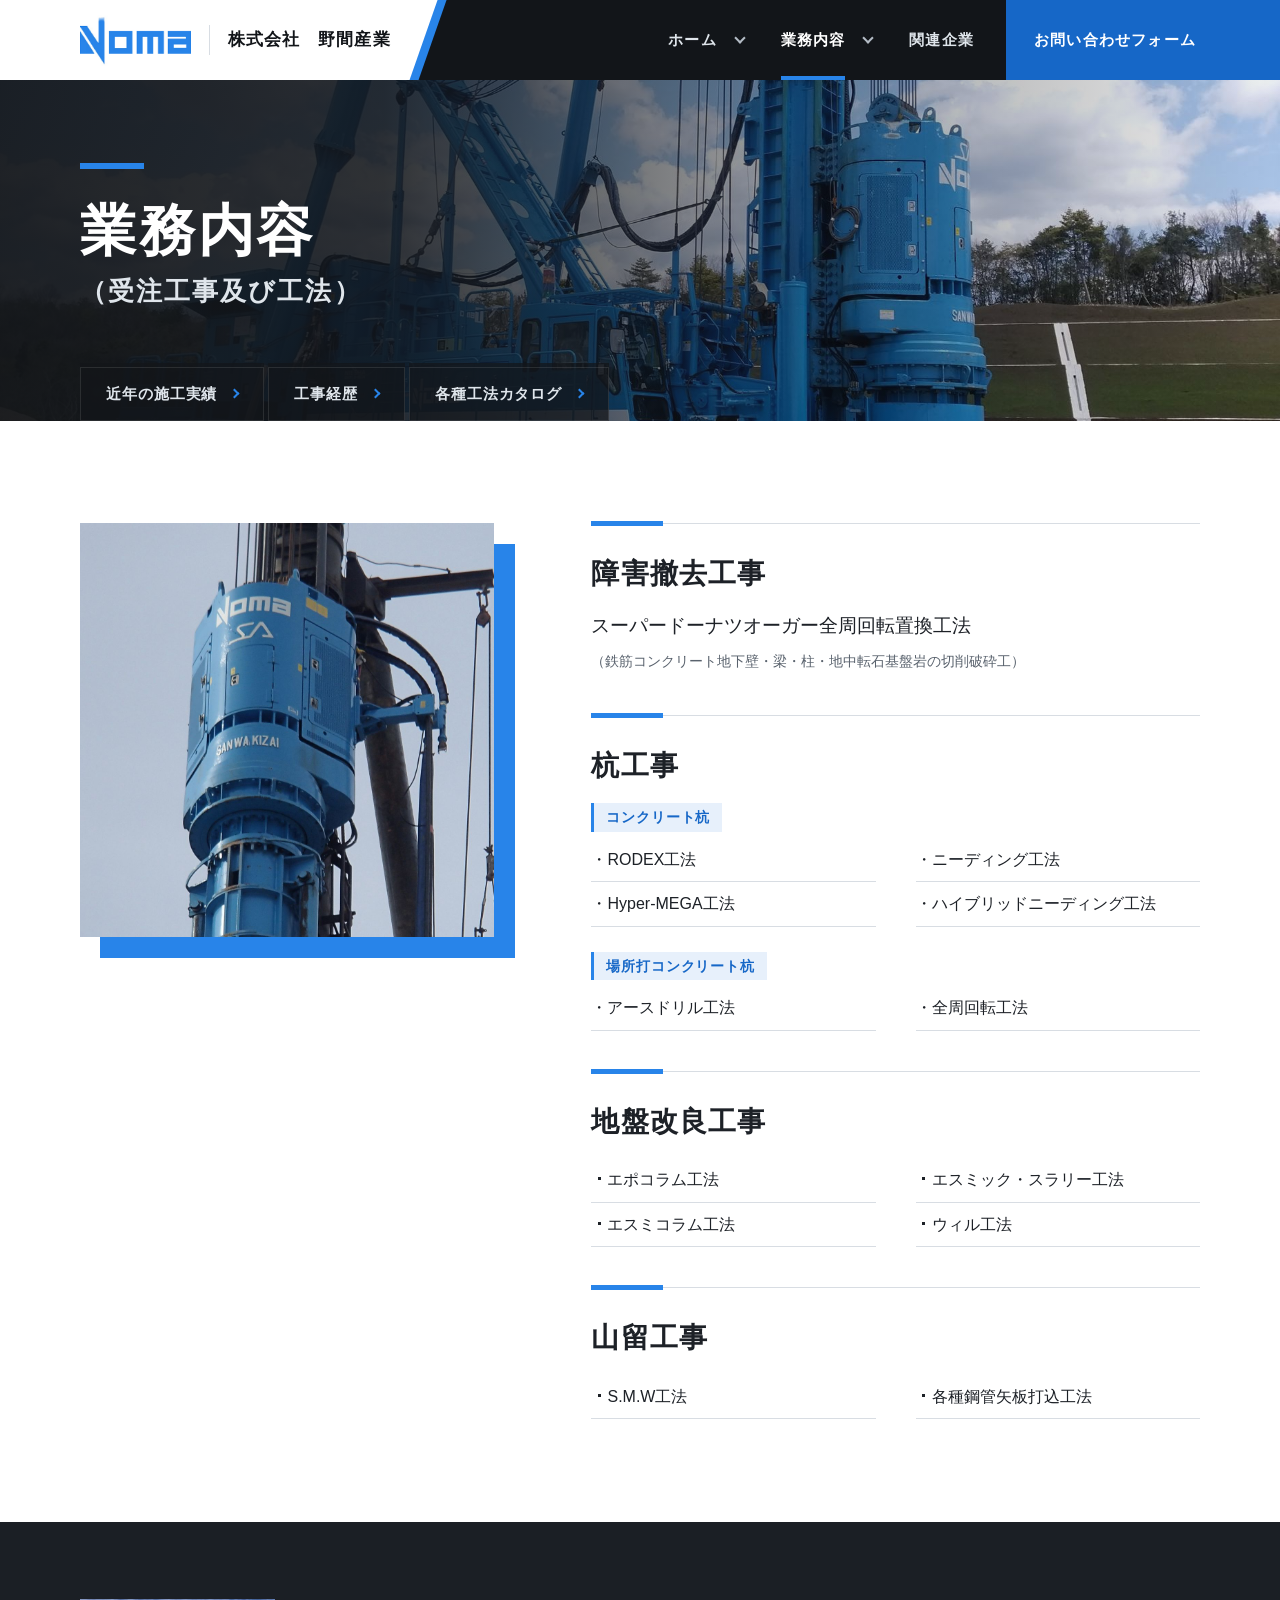
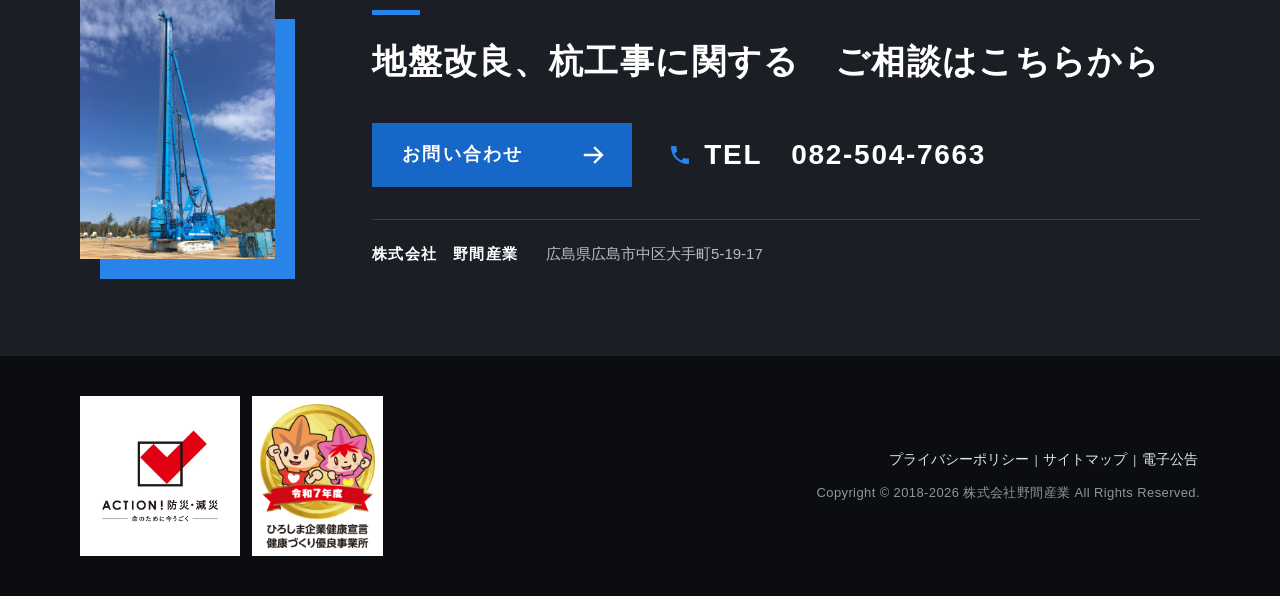
<file: 業務内容/index.html>
<!DOCTYPE html>
<html lang="ja">
<head>
<meta charset="utf-8">
<meta name="viewport" content="width=device-width, initial-scale=1">
<meta http-equiv="Content-Security-Policy" content="default-src 'none'; script-src 'self' 'sha256-Ko+/RrMndIHt0b/+YpRorrm0FX1sc8f17IDDynW/ayU=' 'sha256-riitXBKGtl5y5ccA7GF6ccqJuwEVP5tm8j0ff/fbw9U='; style-src 'self'; img-src 'self' data:; frame-src https://maps.google.com https://www.google.com; base-uri 'self'; form-action 'none'">
<title>業務内容（受注工事及び工法） - 株式会社野間産業</title>
<link rel="canonical" href="https://www.nomasangyou.com/業務内容/">
<meta property="og:type" content="website">
<meta property="og:site_name" content="株式会社野間産業">
<meta property="og:locale" content="ja_JP">
<meta property="og:title" content="業務内容（受注工事及び工法）">
<meta property="og:url" content="https://www.nomasangyou.com/業務内容/">
<meta property="og:description" content="スーパードーナツオーガー全周回転置換工法 （鉄筋コンクリート地下壁・梁・柱・地中転石基盤岩の切削破砕工）">
<meta property="og:image" content="https://www.nomasangyou.com/assets/img/services/main.jpg">
<meta property="og:image:width" content="1200">
<meta property="og:image:height" content="1200">
<meta name="twitter:card" content="summary_large_image">
<meta name="twitter:title" content="業務内容（受注工事及び工法）">
<meta name="twitter:description" content="スーパードーナツオーガー全周回転置換工法 （鉄筋コンクリート地下壁・梁・柱・地中転石基盤岩の切削破砕工）">
<meta name="twitter:image" content="https://www.nomasangyou.com/assets/img/services/main.jpg">
<link rel="stylesheet" href="../assets/css/style.css">
<script>document.documentElement.className += " js";</script>
<script src="../assets/js/main.js" defer></script>
</head>
<body class="page-services">
<!-- ===== 共通ヘッダー（全ページ同じ。変更するときは全ページを揃える） ===== -->
<div class="site-top">
<header class="site-header">
  <a class="site-logo" href="../"><img src="../assets/img/common/logo.png" alt="株式会社野間産業" width="145" height="66" decoding="async"></a>
  <p class="site-title"><a href="../">株式会社　野間産業</a></p>
</header>
<nav class="global-nav" aria-label="メインメニュー">
  <button type="button" class="nav-toggle" aria-expanded="false" aria-controls="global-nav-inner" aria-label="メニュー"><span class="nav-toggle__bars"></span></button>
  <div class="global-nav__inner" id="global-nav-inner">
    <ul class="global-nav__list">
      <li class="global-nav__item has-sub"><a href="../">ホーム</a>
        <button type="button" class="global-nav__expand" aria-expanded="false" aria-label="ホームのサブメニュー"></button>
        <ul class="global-nav__sub">
          <li><a href="../会社概要-1/">会社概要</a></li>
          <li><a href="../機材センター/">機材センター</a></li>
        </ul>
      </li>
      <li class="global-nav__item has-sub is-current"><a href="../業務内容/" aria-current="page">業務内容</a>
        <button type="button" class="global-nav__expand" aria-expanded="false" aria-label="業務内容のサブメニュー"></button>
        <ul class="global-nav__sub">
          <li><a href="../業務内容/近年の施工実績/">近年の施工実績</a></li>
          <li><a href="../業務内容/工事経歴/">工事経歴</a></li>
          <li><a href="../業務内容/各種工法カタログ/">各種工法カタログ</a></li>
        </ul>
      </li>
      <li class="global-nav__item"><a href="../関連企業/">関連企業</a></li>
      <li class="global-nav__item global-nav__item--contact"><a href="../お問合せフォーム/">お問い合わせフォーム</a></li>
    </ul>
  </div>
</nav>
</div>
<!-- ===== 共通ここまで ===== -->
<main class="site-main" id="main">
<!-- ===== ページ見出し帯（パンくず・見出し・サブメニュー。ページごとに変わる） ===== -->
<div class="page-hero">
  <div class="page-hero__inner">
    <h1 class="page-title">業務内容<span class="page-title__sub">（受注工事及び工法）</span></h1>
    <nav class="subnav subnav--tabs" aria-label="サブメニュー">
      <ul>
        <li><a href="../業務内容/近年の施工実績/">近年の施工実績</a></li>
        <li><a href="../業務内容/工事経歴/">工事経歴</a></li>
        <li><a href="../業務内容/各種工法カタログ/">各種工法カタログ</a></li>
      </ul>
    </nav>
  </div>
</div>
<!-- ===== 見出し帯ここまで ===== -->
<div class="page-body">
<div class="services">
  <figure class="figure photo-frame services__photo"><img src="../assets/img/services/main.jpg" alt="" width="414" height="414" decoding="async"></figure>
  <div class="services__list">
    <section class="service">
      <h2 class="service__title">障害撤去工事</h2>
      <div class="service__body">
        <p class="method-lead"><span class="nw">スーパードーナツオーガー</span><span class="nw">全周回転置換工法</span></p>
        <p class="method-note">（鉄筋コンクリート地下壁・梁・柱・地中転石基盤岩の切削破砕工）</p>
      </div>
    </section>
    <section class="service">
      <h2 class="service__title">杭工事</h2>
      <div class="service__body">
        <div class="method-group">
          <p class="method-group__label">コンクリート杭</p>
          <ul class="methods">
            <li>・RODEX工法</li>
            <li>・Hyper-MEGA工法</li>
            <li>・ニーディング工法</li>
            <li>・ハイブリッドニーディング工法</li>
          </ul>
        </div>
        <div class="method-group">
          <p class="method-group__label">場所打コンクリート杭</p>
          <ul class="methods">
            <li>・アースドリル工法</li>
            <li>・全周回転工法</li>
          </ul>
        </div>
      </div>
    </section>
    <section class="service">
      <h2 class="service__title">地盤改良工事</h2>
      <div class="service__body">
        <ul class="methods methods--plain">
          <li>エポコラム工法</li>
          <li>エスミコラム工法</li>
          <li>エスミック・スラリー工法</li>
          <li>ウィル工法</li>
        </ul>
      </div>
    </section>
    <section class="service">
      <h2 class="service__title">山留工事</h2>
      <div class="service__body">
        <ul class="methods methods--plain">
          <li>S.M.W工法</li>
          <li>各種鋼管矢板打込工法</li>
        </ul>
      </div>
    </section>
  </div>
</div>
</div>
</main>
<!-- ===== 共通お問い合わせ帯（全ページ同じ。旧サイドバーの内容） ===== -->
<aside class="site-contact" aria-labelledby="site-contact-lead">
  <div class="site-contact__inner">
    <figure class="site-contact__photo"><img src="../assets/img/common/side-photo.jpg" alt="" width="195" height="260" loading="lazy" decoding="async"></figure>
    <div class="site-contact__body">
      <p class="site-contact__lead" id="site-contact-lead"><span>地盤改良、杭工事に関する　</span><span>ご相談はこちらから</span></p>
      <div class="site-contact__actions">
        <p class="cta"><a href="../お問合せフォーム/">お問い合わせ</a></p>
        <p class="site-contact__tel">TEL　082-504-7663</p>
      </div>
      <div class="site-contact__company">
        <p class="site-contact__name">株式会社　野間産業</p>
        <p class="site-contact__address">広島県広島市中区大手町5-19-17</p>
      </div>
    </div>
  </div>
</aside>
<!-- ===== 共通フッター（全ページ同じ） ===== -->
<footer class="site-footer">
  <div class="site-footer__inner">
    <ul class="site-footer__badges">
      <li><img src="../assets/img/common/action-bousai.jpg" alt="" width="144" height="144" loading="lazy" decoding="async"></li>
      <li><img src="../assets/img/common/kenko-sengen.png" alt="" width="115" height="144" loading="lazy" decoding="async"></li>
    </ul>
    <div class="site-footer__meta">
      <p class="site-footer__links"><a href="../j/privacy/">プライバシーポリシー</a> | <a href="../sitemap/">サイトマップ</a> | <a href="../koukoku/">電子公告</a></p>
      <p class="site-footer__copy">Copyright © 2018-<span class="js-year">2026</span> 株式会社野間産業 <span class="nw">All Rights Reserved.</span></p>
    </div>
  </div>
</footer>
</body>
</html>
</file>
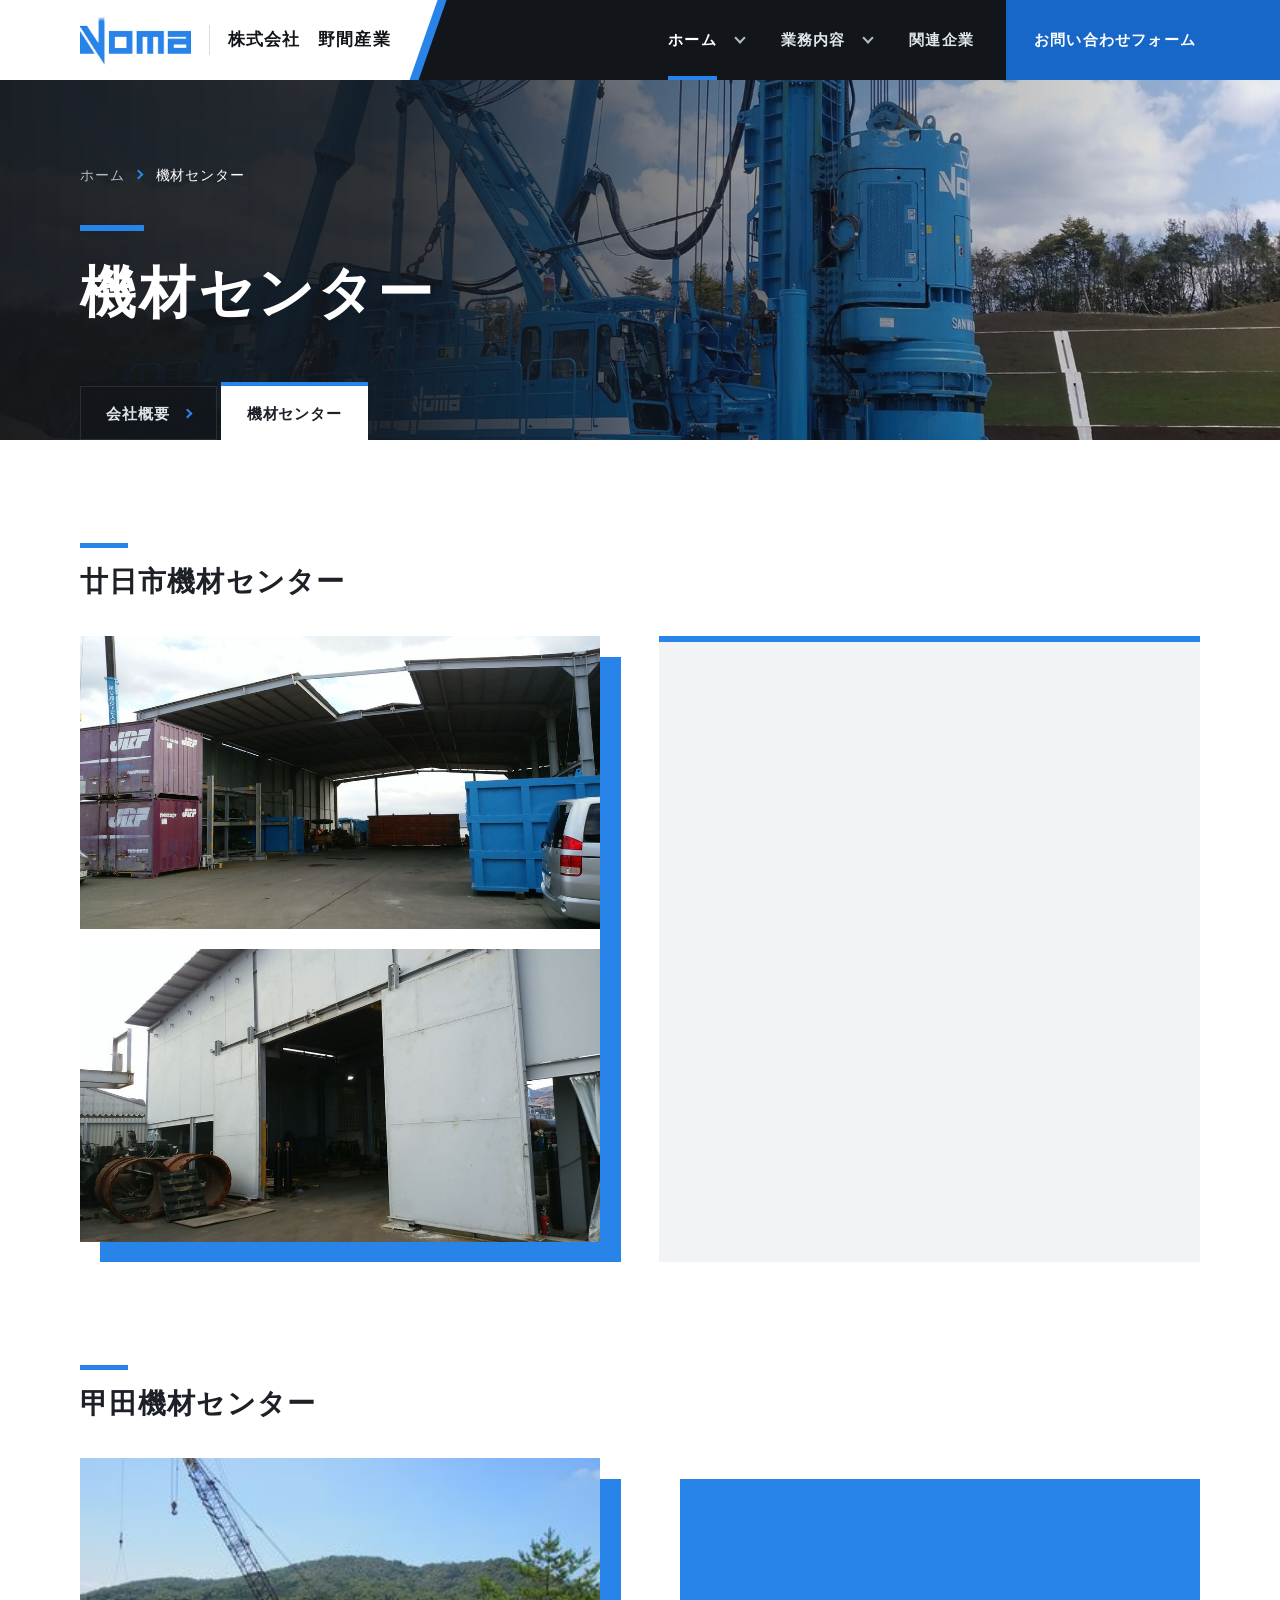
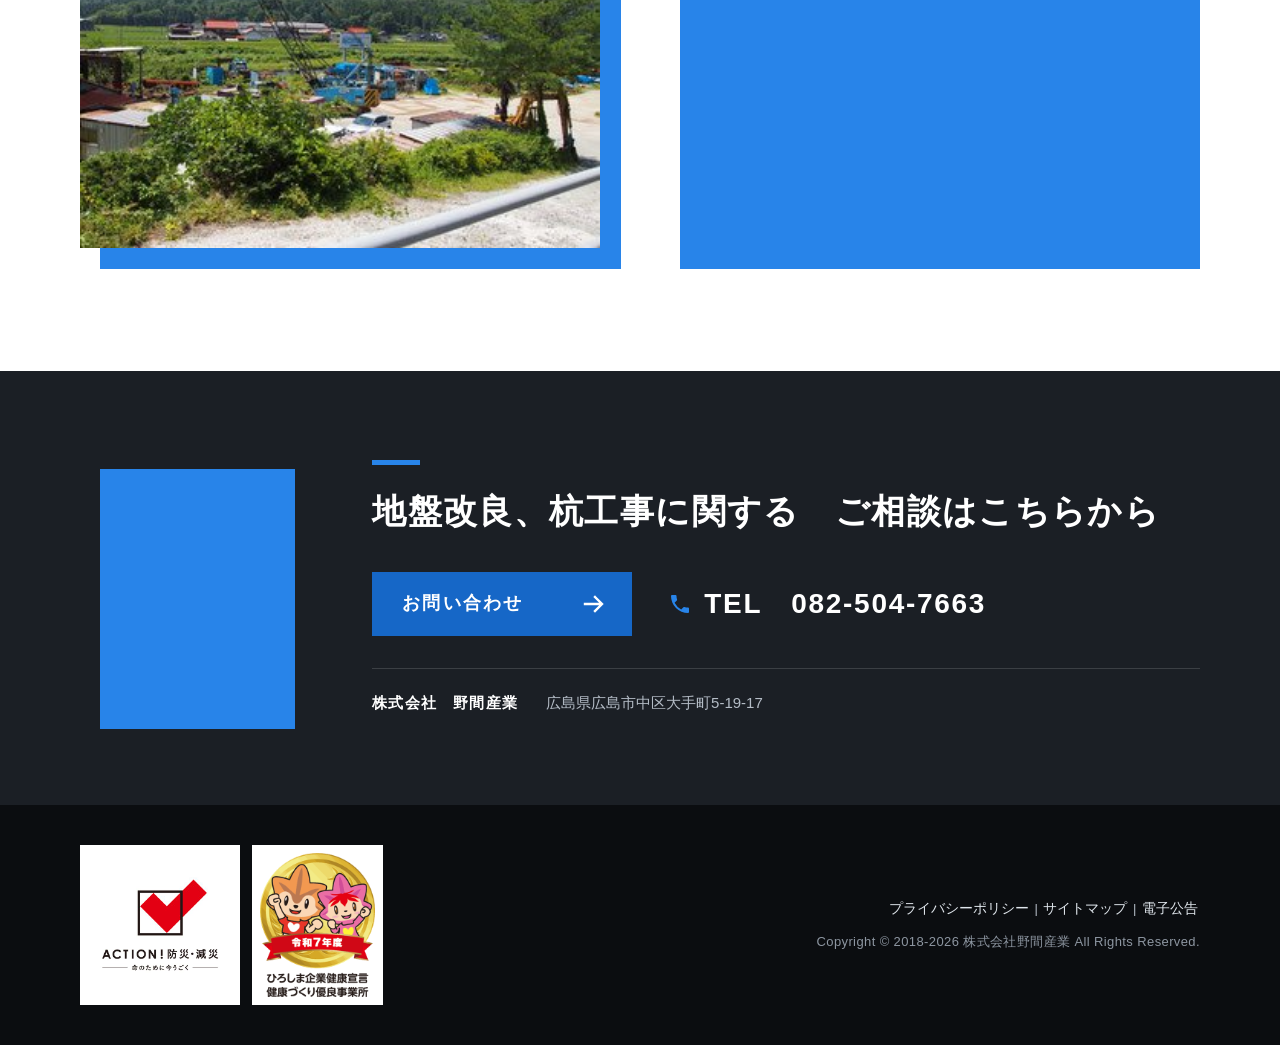
<file: 機材センター/index.html>
<!DOCTYPE html>
<html lang="ja">
<head>
<meta charset="utf-8">
<meta name="viewport" content="width=device-width, initial-scale=1">
<meta http-equiv="Content-Security-Policy" content="default-src 'none'; script-src 'self' 'sha256-Ko+/RrMndIHt0b/+YpRorrm0FX1sc8f17IDDynW/ayU=' 'sha256-riitXBKGtl5y5ccA7GF6ccqJuwEVP5tm8j0ff/fbw9U='; style-src 'self'; img-src 'self' data:; frame-src https://maps.google.com https://www.google.com; base-uri 'self'; form-action 'none'">
<title>機材センター - 株式会社野間産業</title>
<link rel="canonical" href="https://www.nomasangyou.com/機材センター/">
<meta property="og:type" content="website">
<meta property="og:site_name" content="株式会社野間産業">
<meta property="og:locale" content="ja_JP">
<meta property="og:title" content="機材センター">
<meta property="og:url" content="https://www.nomasangyou.com/機材センター/">
<meta property="og:image" content="https://www.nomasangyou.com/assets/img/common/header-bg.jpg">
<meta property="og:image:width" content="1920">
<meta property="og:image:height" content="1080">
<meta name="twitter:card" content="summary_large_image">
<meta name="twitter:title" content="機材センター">
<meta name="twitter:image" content="https://www.nomasangyou.com/assets/img/common/header-bg.jpg">
<link rel="stylesheet" href="../assets/css/style.css">
<script>document.documentElement.className += " js";</script>
<script src="../assets/js/main.js" defer></script>
</head>
<body class="page-equipment">
<!-- ===== 共通ヘッダー（全ページ同じ。変更するときは全ページを揃える） ===== -->
<div class="site-top">
<header class="site-header">
  <a class="site-logo" href="../"><img src="../assets/img/common/logo.png" alt="株式会社野間産業" width="145" height="66" decoding="async"></a>
  <p class="site-title"><a href="../">株式会社　野間産業</a></p>
</header>
<nav class="global-nav" aria-label="メインメニュー">
  <button type="button" class="nav-toggle" aria-expanded="false" aria-controls="global-nav-inner" aria-label="メニュー"><span class="nav-toggle__bars"></span></button>
  <div class="global-nav__inner" id="global-nav-inner">
    <ul class="global-nav__list">
      <li class="global-nav__item has-sub is-parent"><a href="../">ホーム</a>
        <button type="button" class="global-nav__expand" aria-expanded="false" aria-label="ホームのサブメニュー"></button>
        <ul class="global-nav__sub">
          <li><a href="../会社概要-1/">会社概要</a></li>
          <li class="is-current"><a href="../機材センター/" aria-current="page">機材センター</a></li>
        </ul>
      </li>
      <li class="global-nav__item has-sub"><a href="../業務内容/">業務内容</a>
        <button type="button" class="global-nav__expand" aria-expanded="false" aria-label="業務内容のサブメニュー"></button>
        <ul class="global-nav__sub">
          <li><a href="../業務内容/近年の施工実績/">近年の施工実績</a></li>
          <li><a href="../業務内容/工事経歴/">工事経歴</a></li>
          <li><a href="../業務内容/各種工法カタログ/">各種工法カタログ</a></li>
        </ul>
      </li>
      <li class="global-nav__item"><a href="../関連企業/">関連企業</a></li>
      <li class="global-nav__item global-nav__item--contact"><a href="../お問合せフォーム/">お問い合わせフォーム</a></li>
    </ul>
  </div>
</nav>
</div>
<!-- ===== 共通ここまで ===== -->
<main class="site-main" id="main">
<!-- ===== ページ見出し帯（パンくず・見出し・サブメニュー。ページごとに変わる） ===== -->
<div class="page-hero">
  <div class="page-hero__inner">
    <nav class="breadcrumb" aria-label="パンくずリスト">
      <ol>
        <li><a href="../">ホーム</a></li>
        <li><a href="../機材センター/" aria-current="page">機材センター</a></li>
      </ol>
    </nav>
    <h1 class="page-title">機材センター</h1>
    <nav class="subnav subnav--tabs" aria-label="サブメニュー">
      <ul>
        <li><a href="../会社概要-1/">会社概要</a></li>
        <li class="is-current"><a href="../機材センター/" aria-current="page">機材センター</a></li>
      </ul>
    </nav>
  </div>
</div>
<!-- ===== 見出し帯ここまで ===== -->
<div class="page-body">
<div class="equipment">
  <section class="equipment__center">
    <h2>廿日市機材センター</h2>
    <div class="equipment__grid">
      <div class="equipment__photos photo-frame">
        <figure><img src="../assets/img/equipment/hatsukaichi-1.jpg" alt="" width="540" height="304" decoding="async"></figure>
        <figure><img src="../assets/img/equipment/hatsukaichi-2.jpg" alt="" width="540" height="304" decoding="async"></figure>
      </div>
      <div class="map-frame">
        <iframe class="map" src="https://maps.google.com/maps?q=%E5%BB%BF%E6%97%A5%E5%B8%82%E5%B8%82%E6%9C%A8%E6%9D%90%E6%B8%AF%E5%8C%979-30&amp;output=embed" title="廿日市市木材港北9-30" loading="lazy" allowfullscreen></iframe>
      </div>
    </div>
  </section>
  <section class="equipment__center">
    <h2>甲田機材センター</h2>
    <div class="equipment__grid">
      <figure class="photo-frame"><img src="../assets/img/equipment/koda-1.jpg" alt="" width="520" height="390" loading="lazy" decoding="async"></figure>
      <figure class="photo-frame"><img src="../assets/img/equipment/koda-2.jpg" alt="" width="520" height="390" loading="lazy" decoding="async"></figure>
    </div>
  </section>
</div>
</div>
</main>
<!-- ===== 共通お問い合わせ帯（全ページ同じ。旧サイドバーの内容） ===== -->
<aside class="site-contact" aria-labelledby="site-contact-lead">
  <div class="site-contact__inner">
    <figure class="site-contact__photo"><img src="../assets/img/common/side-photo.jpg" alt="" width="195" height="260" loading="lazy" decoding="async"></figure>
    <div class="site-contact__body">
      <p class="site-contact__lead" id="site-contact-lead"><span>地盤改良、杭工事に関する　</span><span>ご相談はこちらから</span></p>
      <div class="site-contact__actions">
        <p class="cta"><a href="../お問合せフォーム/">お問い合わせ</a></p>
        <p class="site-contact__tel">TEL　082-504-7663</p>
      </div>
      <div class="site-contact__company">
        <p class="site-contact__name">株式会社　野間産業</p>
        <p class="site-contact__address">広島県広島市中区大手町5-19-17</p>
      </div>
    </div>
  </div>
</aside>
<!-- ===== 共通フッター（全ページ同じ） ===== -->
<footer class="site-footer">
  <div class="site-footer__inner">
    <ul class="site-footer__badges">
      <li><img src="../assets/img/common/action-bousai.jpg" alt="" width="144" height="144" loading="lazy" decoding="async"></li>
      <li><img src="../assets/img/common/kenko-sengen.png" alt="" width="115" height="144" loading="lazy" decoding="async"></li>
    </ul>
    <div class="site-footer__meta">
      <p class="site-footer__links"><a href="../j/privacy/">プライバシーポリシー</a> | <a href="../sitemap/">サイトマップ</a> | <a href="../koukoku/">電子公告</a></p>
      <p class="site-footer__copy">Copyright © 2018-<span class="js-year">2026</span> 株式会社野間産業 <span class="nw">All Rights Reserved.</span></p>
    </div>
  </div>
</footer>
</body>
</html>
</file>
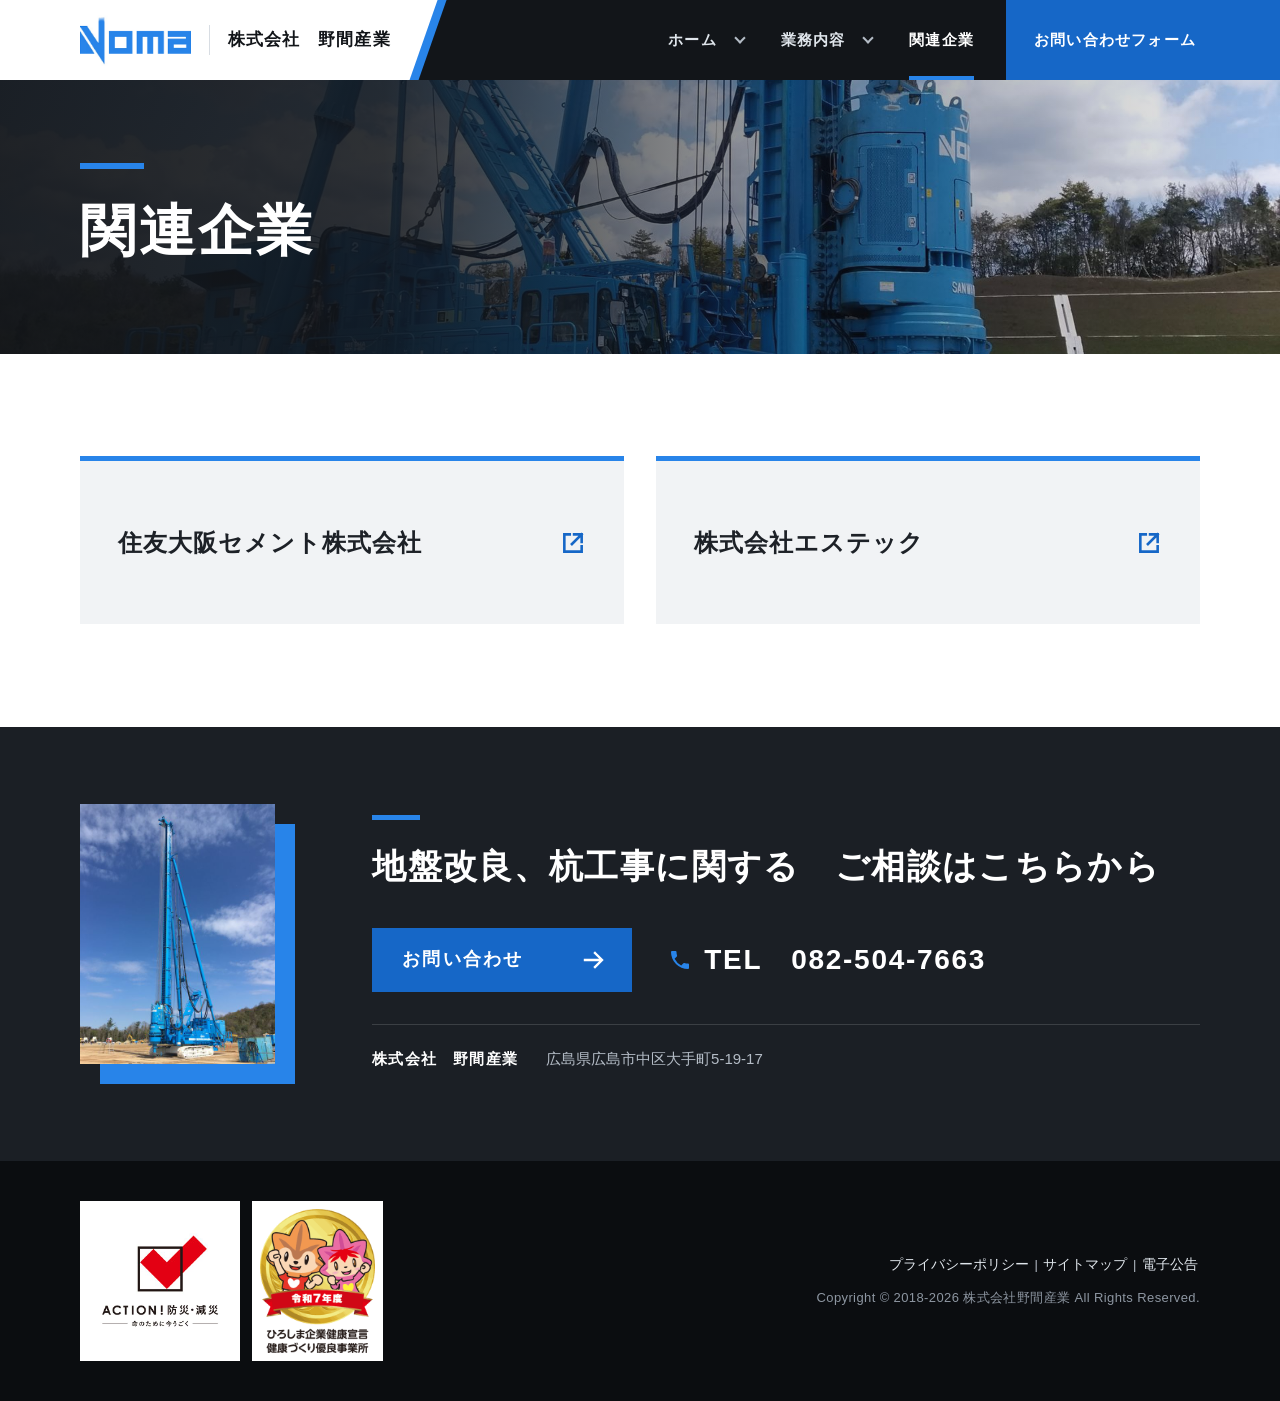
<file: 関連企業/index.html>
<!DOCTYPE html>
<html lang="ja">
<head>
<meta charset="utf-8">
<meta name="viewport" content="width=device-width, initial-scale=1">
<meta http-equiv="Content-Security-Policy" content="default-src 'none'; script-src 'self' 'sha256-Ko+/RrMndIHt0b/+YpRorrm0FX1sc8f17IDDynW/ayU=' 'sha256-riitXBKGtl5y5ccA7GF6ccqJuwEVP5tm8j0ff/fbw9U='; style-src 'self'; img-src 'self' data:; frame-src https://maps.google.com https://www.google.com; base-uri 'self'; form-action 'none'">
<title>関連企業 - 株式会社野間産業</title>
<link rel="canonical" href="https://www.nomasangyou.com/関連企業/">
<meta property="og:type" content="website">
<meta property="og:site_name" content="株式会社野間産業">
<meta property="og:locale" content="ja_JP">
<meta property="og:title" content="関連企業">
<meta property="og:url" content="https://www.nomasangyou.com/関連企業/">
<meta property="og:description" content="住友大阪セメント株式会社">
<meta property="og:image" content="https://www.nomasangyou.com/assets/img/common/header-bg.jpg">
<meta property="og:image:width" content="1920">
<meta property="og:image:height" content="1080">
<meta name="twitter:card" content="summary_large_image">
<meta name="twitter:title" content="関連企業">
<meta name="twitter:description" content="住友大阪セメント株式会社">
<meta name="twitter:image" content="https://www.nomasangyou.com/assets/img/common/header-bg.jpg">
<link rel="stylesheet" href="../assets/css/style.css">
<script>document.documentElement.className += " js";</script>
<script src="../assets/js/main.js" defer></script>
</head>
<body class="page-related">
<!-- ===== 共通ヘッダー（全ページ同じ。変更するときは全ページを揃える） ===== -->
<div class="site-top">
<header class="site-header">
  <a class="site-logo" href="../"><img src="../assets/img/common/logo.png" alt="株式会社野間産業" width="145" height="66" decoding="async"></a>
  <p class="site-title"><a href="../">株式会社　野間産業</a></p>
</header>
<nav class="global-nav" aria-label="メインメニュー">
  <button type="button" class="nav-toggle" aria-expanded="false" aria-controls="global-nav-inner" aria-label="メニュー"><span class="nav-toggle__bars"></span></button>
  <div class="global-nav__inner" id="global-nav-inner">
    <ul class="global-nav__list">
      <li class="global-nav__item has-sub"><a href="../">ホーム</a>
        <button type="button" class="global-nav__expand" aria-expanded="false" aria-label="ホームのサブメニュー"></button>
        <ul class="global-nav__sub">
          <li><a href="../会社概要-1/">会社概要</a></li>
          <li><a href="../機材センター/">機材センター</a></li>
        </ul>
      </li>
      <li class="global-nav__item has-sub"><a href="../業務内容/">業務内容</a>
        <button type="button" class="global-nav__expand" aria-expanded="false" aria-label="業務内容のサブメニュー"></button>
        <ul class="global-nav__sub">
          <li><a href="../業務内容/近年の施工実績/">近年の施工実績</a></li>
          <li><a href="../業務内容/工事経歴/">工事経歴</a></li>
          <li><a href="../業務内容/各種工法カタログ/">各種工法カタログ</a></li>
        </ul>
      </li>
      <li class="global-nav__item is-current"><a href="../関連企業/" aria-current="page">関連企業</a></li>
      <li class="global-nav__item global-nav__item--contact"><a href="../お問合せフォーム/">お問い合わせフォーム</a></li>
    </ul>
  </div>
</nav>
</div>
<!-- ===== 共通ここまで ===== -->
<main class="site-main" id="main">
<!-- ===== ページ見出し帯（パンくず・見出し・サブメニュー。ページごとに変わる） ===== -->
<div class="page-hero">
  <div class="page-hero__inner">
    <h1 class="page-title">関連企業</h1>
  </div>
</div>
<!-- ===== 見出し帯ここまで ===== -->
<div class="page-body">
<ul class="related">
  <li><a href="https://www.soc.co.jp/" target="_blank" rel="noopener"><strong><span class="nw">住友大阪セメント</span><span class="nw">株式会社</span></strong></a></li>
  <li><a href="https://www.soc-estec.co.jp/" target="_blank" rel="noopener"><strong><span class="nw">株式会社</span><span class="nw">エステック</span></strong></a></li>
</ul>
</div>
</main>
<!-- ===== 共通お問い合わせ帯（全ページ同じ。旧サイドバーの内容） ===== -->
<aside class="site-contact" aria-labelledby="site-contact-lead">
  <div class="site-contact__inner">
    <figure class="site-contact__photo"><img src="../assets/img/common/side-photo.jpg" alt="" width="195" height="260" loading="lazy" decoding="async"></figure>
    <div class="site-contact__body">
      <p class="site-contact__lead" id="site-contact-lead"><span>地盤改良、杭工事に関する　</span><span>ご相談はこちらから</span></p>
      <div class="site-contact__actions">
        <p class="cta"><a href="../お問合せフォーム/">お問い合わせ</a></p>
        <p class="site-contact__tel">TEL　082-504-7663</p>
      </div>
      <div class="site-contact__company">
        <p class="site-contact__name">株式会社　野間産業</p>
        <p class="site-contact__address">広島県広島市中区大手町5-19-17</p>
      </div>
    </div>
  </div>
</aside>
<!-- ===== 共通フッター（全ページ同じ） ===== -->
<footer class="site-footer">
  <div class="site-footer__inner">
    <ul class="site-footer__badges">
      <li><img src="../assets/img/common/action-bousai.jpg" alt="" width="144" height="144" loading="lazy" decoding="async"></li>
      <li><img src="../assets/img/common/kenko-sengen.png" alt="" width="115" height="144" loading="lazy" decoding="async"></li>
    </ul>
    <div class="site-footer__meta">
      <p class="site-footer__links"><a href="../j/privacy/">プライバシーポリシー</a> | <a href="../sitemap/">サイトマップ</a> | <a href="../koukoku/">電子公告</a></p>
      <p class="site-footer__copy">Copyright © 2018-<span class="js-year">2026</span> 株式会社野間産業 <span class="nw">All Rights Reserved.</span></p>
    </div>
  </div>
</footer>
</body>
</html>
</file>
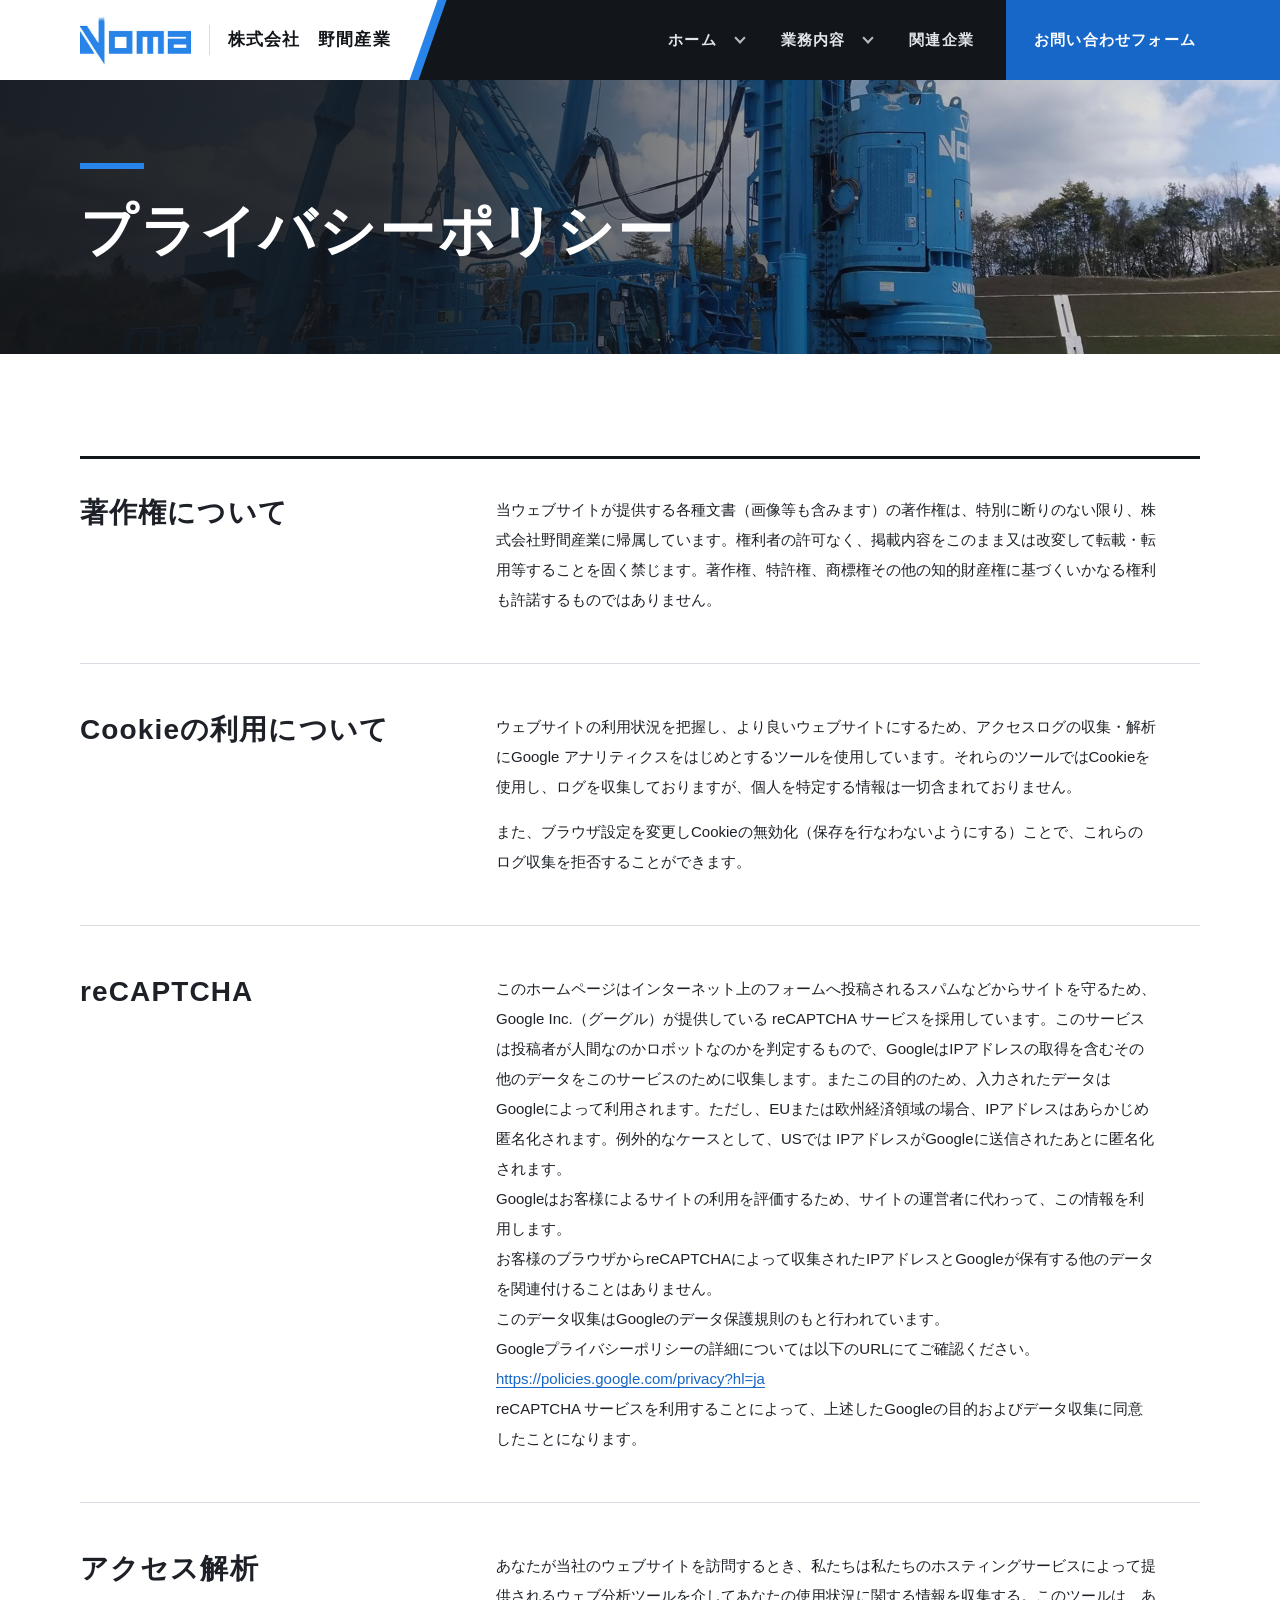
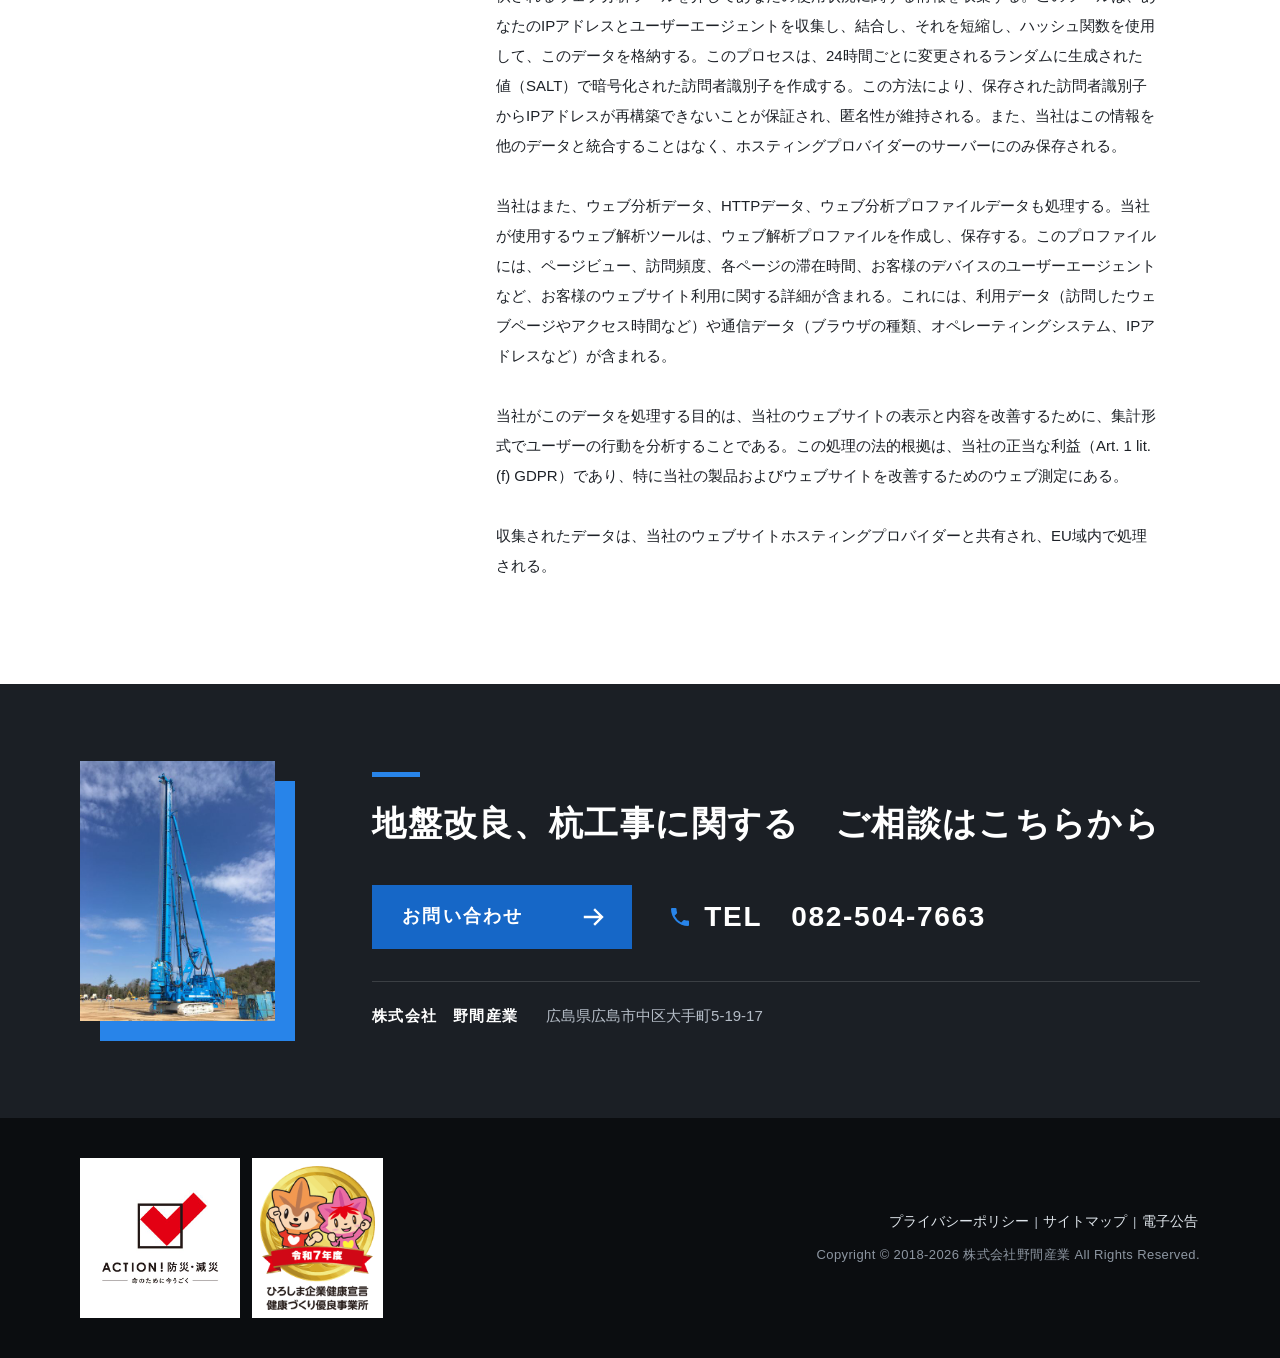
<file: j/privacy/index.html>
<!DOCTYPE html>
<html lang="ja">
<head>
<meta charset="utf-8">
<meta name="viewport" content="width=device-width, initial-scale=1">
<meta http-equiv="Content-Security-Policy" content="default-src 'none'; script-src 'self' 'sha256-Ko+/RrMndIHt0b/+YpRorrm0FX1sc8f17IDDynW/ayU=' 'sha256-riitXBKGtl5y5ccA7GF6ccqJuwEVP5tm8j0ff/fbw9U='; style-src 'self'; img-src 'self' data:; frame-src https://maps.google.com https://www.google.com; base-uri 'self'; form-action 'none'">
<title>プライバシーポリシー - 株式会社野間産業</title>
<link rel="canonical" href="https://www.nomasangyou.com/j/privacy/">
<meta property="og:type" content="website">
<meta property="og:site_name" content="株式会社野間産業">
<meta property="og:locale" content="ja_JP">
<meta property="og:title" content="プライバシーポリシー">
<meta property="og:url" content="https://www.nomasangyou.com/j/privacy/">
<meta property="og:image" content="https://www.nomasangyou.com/assets/img/home/slide-03.jpg">
<meta property="og:image:width" content="900">
<meta property="og:image:height" content="1600">
<meta name="twitter:card" content="summary_large_image">
<meta name="twitter:title" content="プライバシーポリシー">
<meta name="twitter:image" content="https://www.nomasangyou.com/assets/img/home/slide-03.jpg">
<link rel="stylesheet" href="../../assets/css/style.css">
<script>document.documentElement.className += " js";</script>
<script src="../../assets/js/main.js" defer></script>
</head>
<body class="page-privacy">
<!-- ===== 共通ヘッダー（全ページ同じ。変更するときは全ページを揃える） ===== -->
<div class="site-top">
<header class="site-header">
  <a class="site-logo" href="../../"><img src="../../assets/img/common/logo.png" alt="株式会社野間産業" width="145" height="66" decoding="async"></a>
  <p class="site-title"><a href="../../">株式会社　野間産業</a></p>
</header>
<nav class="global-nav" aria-label="メインメニュー">
  <button type="button" class="nav-toggle" aria-expanded="false" aria-controls="global-nav-inner" aria-label="メニュー"><span class="nav-toggle__bars"></span></button>
  <div class="global-nav__inner" id="global-nav-inner">
    <ul class="global-nav__list">
      <li class="global-nav__item has-sub"><a href="../../">ホーム</a>
        <button type="button" class="global-nav__expand" aria-expanded="false" aria-label="ホームのサブメニュー"></button>
        <ul class="global-nav__sub">
          <li><a href="../../会社概要-1/">会社概要</a></li>
          <li><a href="../../機材センター/">機材センター</a></li>
        </ul>
      </li>
      <li class="global-nav__item has-sub"><a href="../../業務内容/">業務内容</a>
        <button type="button" class="global-nav__expand" aria-expanded="false" aria-label="業務内容のサブメニュー"></button>
        <ul class="global-nav__sub">
          <li><a href="../../業務内容/近年の施工実績/">近年の施工実績</a></li>
          <li><a href="../../業務内容/工事経歴/">工事経歴</a></li>
          <li><a href="../../業務内容/各種工法カタログ/">各種工法カタログ</a></li>
        </ul>
      </li>
      <li class="global-nav__item"><a href="../../関連企業/">関連企業</a></li>
      <li class="global-nav__item global-nav__item--contact"><a href="../../お問合せフォーム/">お問い合わせフォーム</a></li>
    </ul>
  </div>
</nav>
</div>
<!-- ===== 共通ここまで ===== -->
<main class="site-main" id="main">
<!-- ===== ページ見出し帯（パンくず・見出し・サブメニュー。ページごとに変わる） ===== -->
<div class="page-hero">
  <div class="page-hero__inner">
    <h1 class="page-title">プライバシー<wbr>ポリシー</h1>
  </div>
</div>
<!-- ===== 見出し帯ここまで ===== -->
<div class="page-body">
<div class="policy">
<section class="policy__section">
<h2 class="policy__title">著作権について</h2>
<div class="policy__text">
<p>当ウェブサイトが提供する各種文書（画像等も含みます）の著作権は、特別に断りのない限り、株式会社野間産業に帰属しています。権利者の許可なく、掲載内容をこのまま又は改変して転載・転用等することを固く禁じます。著作権、特許権、商標権その他の知的財産権に基づくいかなる権利も許諾するものではありません。</p>
</div>
</section>
<section class="policy__section">
<h2 class="policy__title">Cookieの利用について</h2>
<div class="policy__text">
<p>ウェブサイトの利用状況を把握し、より良いウェブサイトにするため、アクセスログの収集・解析にGoogle アナリティクスをはじめとするツールを使用しています。それらのツールではCookieを使用し、ログを収集しておりますが、個人を特定する情報は一切含まれておりません。</p>
<p>また、ブラウザ設定を変更しCookieの無効化（保存を行なわないようにする）ことで、これらのログ収集を拒否することができます。</p>
</div>
</section>
<section class="policy__section">
<h2 class="policy__title">reCAPTCHA</h2>
<div class="policy__text">
<p>このホームページはインターネット上のフォームへ投稿されるスパムなどからサイトを守るため、Google Inc.（グーグル）が提供している reCAPTCHA サービスを採用しています。このサービスは投稿者が人間なのかロボットなのかを判定するもので、GoogleはIPアドレスの取得を含むその他のデータをこのサービスのために収集します。またこの目的のため、入力されたデータはGoogleによって利用されます。ただし、EUまたは欧州経済領域の場合、IPアドレスはあらかじめ匿名化されます。例外的なケースとして、USでは IPアドレスがGoogleに送信されたあとに匿名化されます。<br>Googleはお客様によるサイトの利用を評価するため、サイトの運営者に代わって、この情報を利用します。<br>お客様のブラウザからreCAPTCHAによって収集されたIPアドレスとGoogleが保有する他のデータを関連付けることはありません。<br>このデータ収集はGoogleのデータ保護規則のもと行われています。<br>Googleプライバシーポリシーの詳細については以下のURLにてご確認ください。 <a href="https://policies.google.com/privacy?hl=ja" target="_blank" rel="noopener">https://policies.google.com/privacy?hl=ja</a><br>reCAPTCHA サービスを利用することによって、上述したGoogleの目的およびデータ収集に同意したことになります。</p>
</div>
</section>
<section class="policy__section">
<h2 class="policy__title">アクセス解析</h2>
<div class="policy__text">
<p>あなたが当社のウェブサイトを訪問するとき、私たちは私たちのホスティングサービスによって提供されるウェブ分析ツールを介してあなたの使用状況に関する情報を収集する。このツールは、あなたのIPアドレスとユーザーエージェントを収集し、結合し、それを短縮し、ハッシュ関数を使用して、このデータを格納する。このプロセスは、24時間ごとに変更されるランダムに生成された値（SALT）で暗号化された訪問者識別子を作成する。この方法により、保存された訪問者識別子からIPアドレスが再構築できないことが保証され、匿名性が維持される。また、当社はこの情報を他のデータと統合することはなく、ホスティングプロバイダーのサーバーにのみ保存される。<br><br>当社はまた、ウェブ分析データ、HTTPデータ、ウェブ分析プロファイルデータも処理する。当社が使用するウェブ解析ツールは、ウェブ解析プロファイルを作成し、保存する。このプロファイルには、ページビュー、訪問頻度、各ページの滞在時間、お客様のデバイスのユーザーエージェントなど、お客様のウェブサイト利用に関する詳細が含まれる。これには、利用データ（訪問したウェブページやアクセス時間など）や通信データ（ブラウザの種類、オペレーティングシステム、IPアドレスなど）が含まれる。<br><br>当社がこのデータを処理する目的は、当社のウェブサイトの表示と内容を改善するために、集計形式でユーザーの行動を分析することである。この処理の法的根拠は、当社の正当な利益（Art. 1 lit. (f) GDPR）であり、特に当社の製品およびウェブサイトを改善するためのウェブ測定にある。<br><br>収集されたデータは、当社のウェブサイトホスティングプロバイダーと共有され、EU域内で処理される。</p>
</div>
</section>
</div>
</div>
</main>
<!-- ===== 共通お問い合わせ帯（全ページ同じ。旧サイドバーの内容） ===== -->
<aside class="site-contact" aria-labelledby="site-contact-lead">
  <div class="site-contact__inner">
    <figure class="site-contact__photo"><img src="../../assets/img/common/side-photo.jpg" alt="" width="195" height="260" loading="lazy" decoding="async"></figure>
    <div class="site-contact__body">
      <p class="site-contact__lead" id="site-contact-lead"><span>地盤改良、杭工事に関する　</span><span>ご相談はこちらから</span></p>
      <div class="site-contact__actions">
        <p class="cta"><a href="../../お問合せフォーム/">お問い合わせ</a></p>
        <p class="site-contact__tel">TEL　082-504-7663</p>
      </div>
      <div class="site-contact__company">
        <p class="site-contact__name">株式会社　野間産業</p>
        <p class="site-contact__address">広島県広島市中区大手町5-19-17</p>
      </div>
    </div>
  </div>
</aside>
<!-- ===== 共通フッター（全ページ同じ） ===== -->
<footer class="site-footer">
  <div class="site-footer__inner">
    <ul class="site-footer__badges">
      <li><img src="../../assets/img/common/action-bousai.jpg" alt="" width="144" height="144" loading="lazy" decoding="async"></li>
      <li><img src="../../assets/img/common/kenko-sengen.png" alt="" width="115" height="144" loading="lazy" decoding="async"></li>
    </ul>
    <div class="site-footer__meta">
      <p class="site-footer__links"><a href="../../j/privacy/">プライバシーポリシー</a> | <a href="../../sitemap/">サイトマップ</a> | <a href="../../koukoku/">電子公告</a></p>
      <p class="site-footer__copy">Copyright © 2018-<span class="js-year">2026</span> 株式会社野間産業 <span class="nw">All Rights Reserved.</span></p>
    </div>
  </div>
</footer>
</body>
</html>
</file>
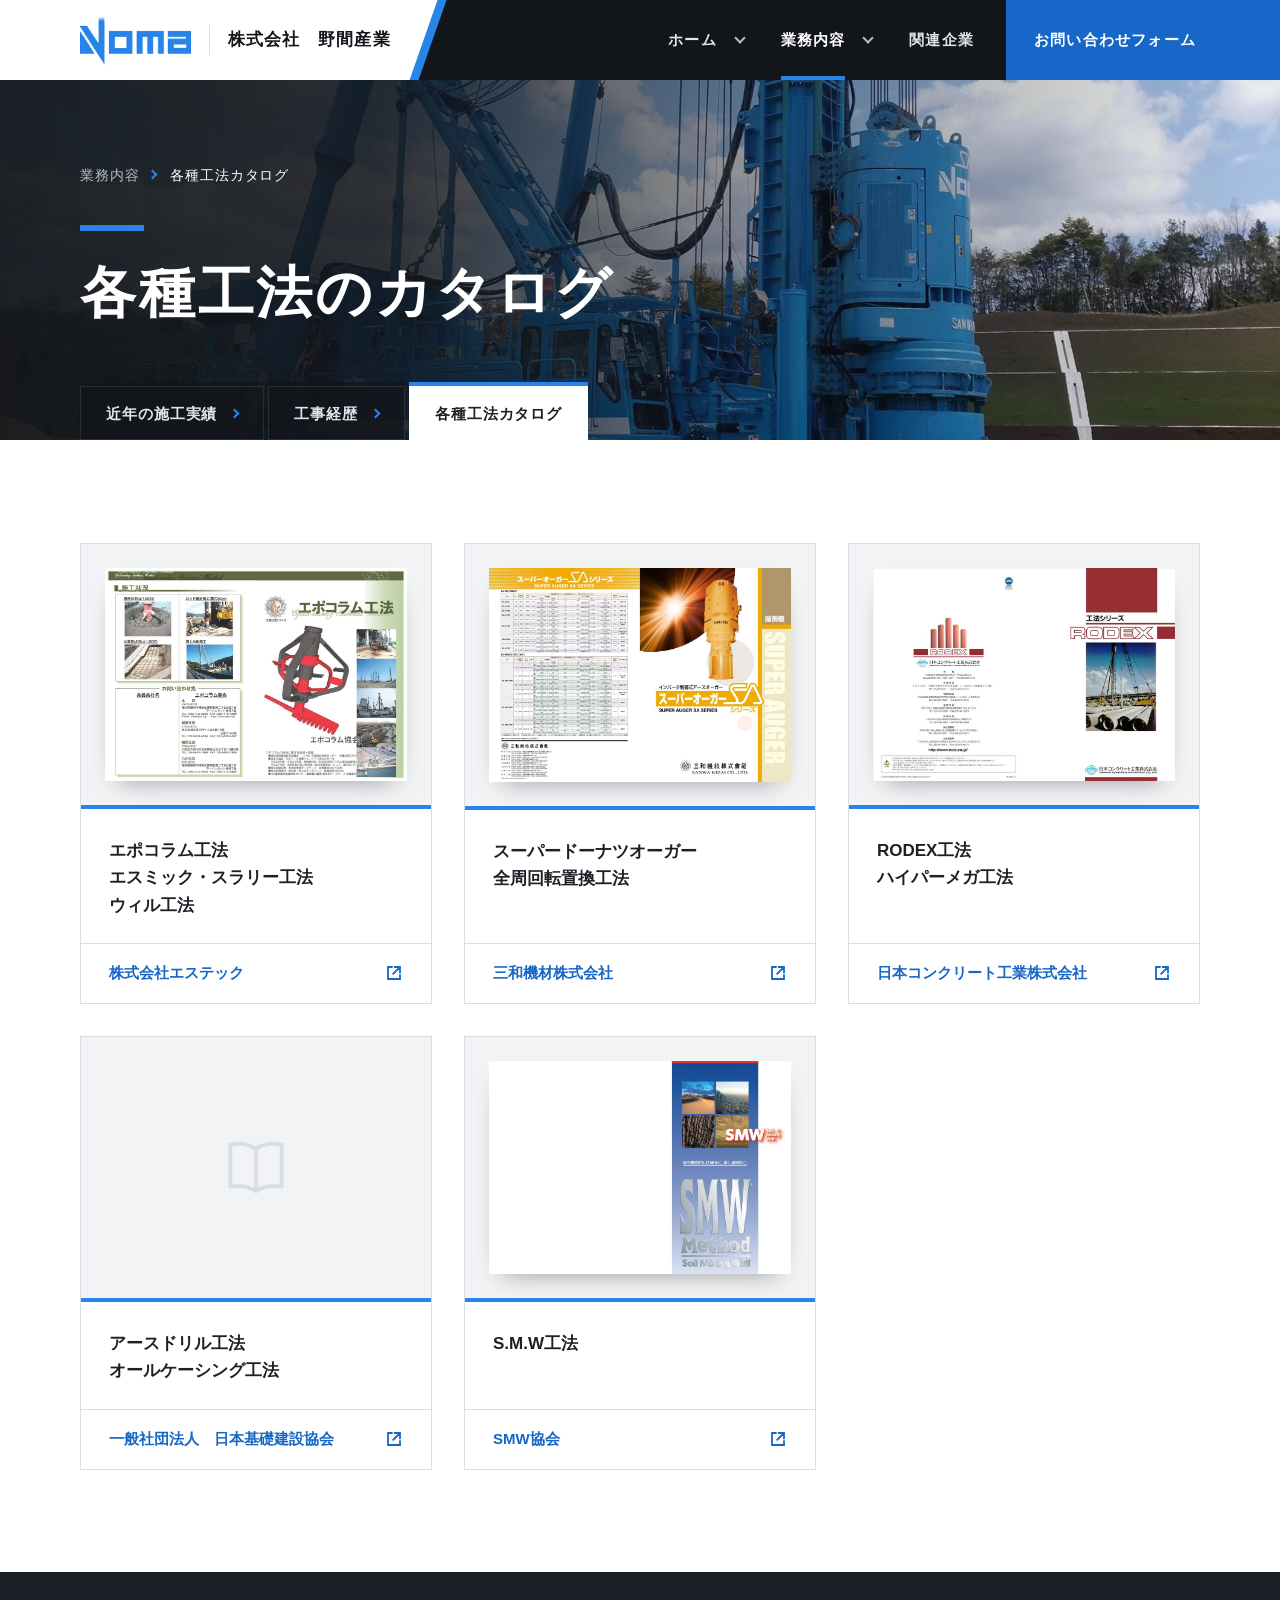
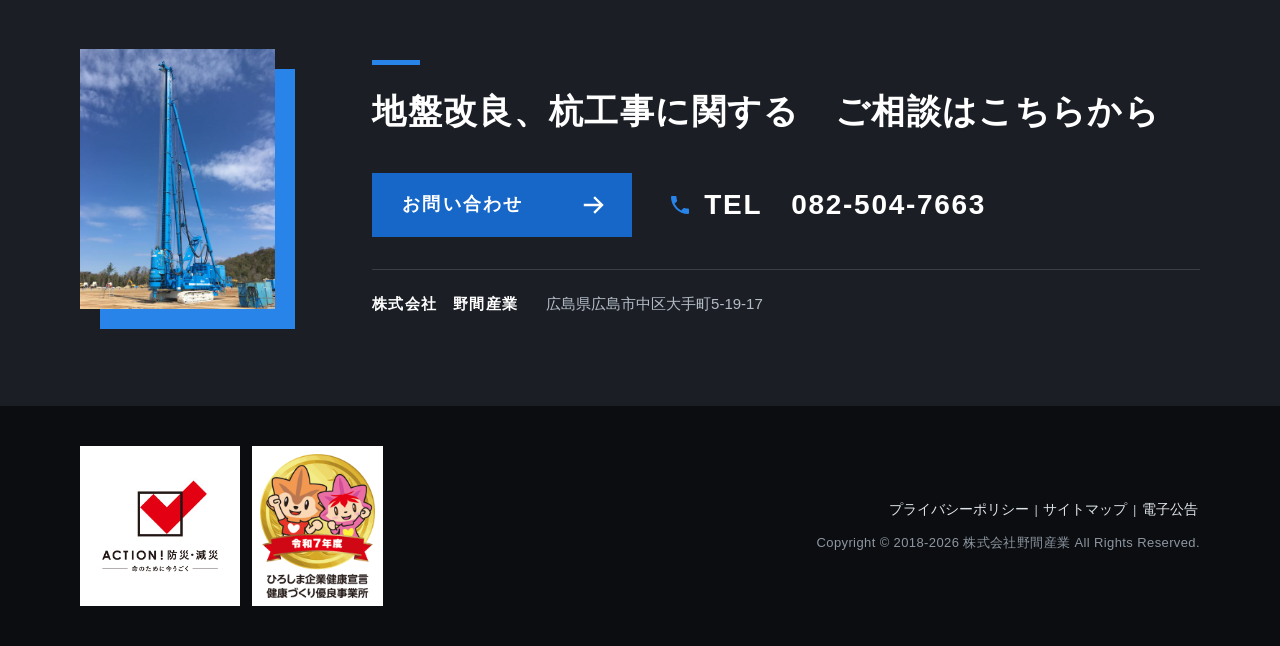
<file: 業務内容/各種工法カタログ/index.html>
<!DOCTYPE html>
<html lang="ja">
<head>
<meta charset="utf-8">
<meta name="viewport" content="width=device-width, initial-scale=1">
<meta http-equiv="Content-Security-Policy" content="default-src 'none'; script-src 'self' 'sha256-Ko+/RrMndIHt0b/+YpRorrm0FX1sc8f17IDDynW/ayU=' 'sha256-riitXBKGtl5y5ccA7GF6ccqJuwEVP5tm8j0ff/fbw9U='; style-src 'self'; img-src 'self' data:; frame-src https://maps.google.com https://www.google.com; base-uri 'self'; form-action 'none'">
<title>各種工法のカタログ - 株式会社野間産業</title>
<link rel="canonical" href="https://www.nomasangyou.com/業務内容/各種工法カタログ/">
<meta property="og:type" content="website">
<meta property="og:site_name" content="株式会社野間産業">
<meta property="og:locale" content="ja_JP">
<meta property="og:title" content="各種工法のカタログ">
<meta property="og:url" content="https://www.nomasangyou.com/業務内容/各種工法カタログ/">
<meta property="og:description" content="エポコラム工法 エスミック・スラリー工法 ウィル工法">
<meta property="og:image" content="https://www.nomasangyou.com/assets/img/common/header-bg.jpg">
<meta property="og:image:width" content="1920">
<meta property="og:image:height" content="1080">
<meta name="twitter:card" content="summary_large_image">
<meta name="twitter:title" content="各種工法のカタログ">
<meta name="twitter:description" content="エポコラム工法 エスミック・スラリー工法 ウィル工法">
<meta name="twitter:image" content="https://www.nomasangyou.com/assets/img/common/header-bg.jpg">
<link rel="stylesheet" href="../../assets/css/style.css">
<script>document.documentElement.className += " js";</script>
<script src="../../assets/js/main.js" defer></script>
</head>
<body class="page-catalog">
<!-- ===== 共通ヘッダー（全ページ同じ。変更するときは全ページを揃える） ===== -->
<div class="site-top">
<header class="site-header">
  <a class="site-logo" href="../../"><img src="../../assets/img/common/logo.png" alt="株式会社野間産業" width="145" height="66" decoding="async"></a>
  <p class="site-title"><a href="../../">株式会社　野間産業</a></p>
</header>
<nav class="global-nav" aria-label="メインメニュー">
  <button type="button" class="nav-toggle" aria-expanded="false" aria-controls="global-nav-inner" aria-label="メニュー"><span class="nav-toggle__bars"></span></button>
  <div class="global-nav__inner" id="global-nav-inner">
    <ul class="global-nav__list">
      <li class="global-nav__item has-sub"><a href="../../">ホーム</a>
        <button type="button" class="global-nav__expand" aria-expanded="false" aria-label="ホームのサブメニュー"></button>
        <ul class="global-nav__sub">
          <li><a href="../../会社概要-1/">会社概要</a></li>
          <li><a href="../../機材センター/">機材センター</a></li>
        </ul>
      </li>
      <li class="global-nav__item has-sub is-parent"><a href="../../業務内容/">業務内容</a>
        <button type="button" class="global-nav__expand" aria-expanded="false" aria-label="業務内容のサブメニュー"></button>
        <ul class="global-nav__sub">
          <li><a href="../../業務内容/近年の施工実績/">近年の施工実績</a></li>
          <li><a href="../../業務内容/工事経歴/">工事経歴</a></li>
          <li class="is-current"><a href="../../業務内容/各種工法カタログ/" aria-current="page">各種工法カタログ</a></li>
        </ul>
      </li>
      <li class="global-nav__item"><a href="../../関連企業/">関連企業</a></li>
      <li class="global-nav__item global-nav__item--contact"><a href="../../お問合せフォーム/">お問い合わせフォーム</a></li>
    </ul>
  </div>
</nav>
</div>
<!-- ===== 共通ここまで ===== -->
<main class="site-main" id="main">
<!-- ===== ページ見出し帯（パンくず・見出し・サブメニュー。ページごとに変わる） ===== -->
<div class="page-hero">
  <div class="page-hero__inner">
    <nav class="breadcrumb" aria-label="パンくずリスト">
      <ol>
        <li><a href="../../業務内容/">業務内容</a></li>
        <li><a href="../../業務内容/各種工法カタログ/" aria-current="page">各種工法カタログ</a></li>
      </ol>
    </nav>
    <h1 class="page-title">各種工法の<wbr>カタログ</h1>
    <nav class="subnav subnav--tabs" aria-label="サブメニュー">
      <ul>
        <li><a href="../../業務内容/近年の施工実績/">近年の施工実績</a></li>
        <li><a href="../../業務内容/工事経歴/">工事経歴</a></li>
        <li class="is-current"><a href="../../業務内容/各種工法カタログ/" aria-current="page">各種工法カタログ</a></li>
      </ul>
    </nav>
  </div>
</div>
<!-- ===== 見出し帯ここまで ===== -->
<div class="page-body">
<ul class="catalog">
  <li class="catalog__item">
    <div class="catalog__methods"><p>エポコラム工法</p><p>エスミック・スラリー工法</p><p>ウィル工法</p></div>
    <figure class="catalog__cover"><img src="../../assets/img/services/catalog-estec.jpg" alt="" width="302" height="214" decoding="async"></figure>
    <p class="catalog__link"><a href="https://www.soc-estec.co.jp/tech/jiban/jiban.html" target="_blank" rel="noopener">株式会社エステック</a></p>
  </li>
  <li class="catalog__item">
    <div class="catalog__methods"><p>スーパードーナツオーガー</p><p>全周回転置換工法</p></div>
    <figure class="catalog__cover"><img src="../../assets/img/services/catalog-sanwa.jpg" alt="" width="302" height="214" decoding="async"></figure>
    <p class="catalog__link"><a href="https://www.sanwakizai.co.jp/download/" target="_blank" rel="noopener">三和機材株式会社</a></p>
  </li>
  <li class="catalog__item">
    <div class="catalog__methods"><p>RODEX工法</p><p>ハイパーメガ工法</p></div>
    <figure class="catalog__cover"><img src="../../assets/img/services/catalog-ncic.jpg" alt="" width="302" height="214" decoding="async"></figure>
    <p class="catalog__link"><a href="https://www.ncic.co.jp/catalog.html" target="_blank" rel="noopener">日本コンクリート工業株式会社</a></p>
  </li>
  <li class="catalog__item">
    <div class="catalog__methods"><p>アースドリル工法</p><p>オールケーシング工法</p></div>
    <div class="catalog__cover catalog__cover--none"><svg viewBox="0 0 200 141" width="200" height="141" aria-hidden="true" focusable="false"><path transform="translate(76 46)" d="M24 12c-4-3-10-4-17-3v28c7-1 13 0 17 3 4-3 10-4 17-3V9c-7-1-13 0-17 3zm0 0v28" fill="none" stroke="currentColor" stroke-width="2.5" stroke-linejoin="round"/></svg></div>
    <p class="catalog__link"><a href="https://www.kisokyo.or.jp/index.html" target="_blank" rel="noopener"><span><span class="nw">一般社団法人</span>　<span class="nw">日本基礎建設協会</span></span></a></p>
  </li>
  <li class="catalog__item">
    <div class="catalog__methods"><p>S.M.W工法</p></div>
    <figure class="catalog__cover"><img src="../../assets/img/services/catalog-smw.jpg" alt="" width="302" height="214" loading="lazy" decoding="async"></figure>
    <p class="catalog__link"><a href="http://www.smw-kyokai.jp/member/index.html" target="_blank" rel="noopener">SMW協会</a></p>
  </li>
</ul>
</div>
</main>
<!-- ===== 共通お問い合わせ帯（全ページ同じ。旧サイドバーの内容） ===== -->
<aside class="site-contact" aria-labelledby="site-contact-lead">
  <div class="site-contact__inner">
    <figure class="site-contact__photo"><img src="../../assets/img/common/side-photo.jpg" alt="" width="195" height="260" loading="lazy" decoding="async"></figure>
    <div class="site-contact__body">
      <p class="site-contact__lead" id="site-contact-lead"><span>地盤改良、杭工事に関する　</span><span>ご相談はこちらから</span></p>
      <div class="site-contact__actions">
        <p class="cta"><a href="../../お問合せフォーム/">お問い合わせ</a></p>
        <p class="site-contact__tel">TEL　082-504-7663</p>
      </div>
      <div class="site-contact__company">
        <p class="site-contact__name">株式会社　野間産業</p>
        <p class="site-contact__address">広島県広島市中区大手町5-19-17</p>
      </div>
    </div>
  </div>
</aside>
<!-- ===== 共通フッター（全ページ同じ） ===== -->
<footer class="site-footer">
  <div class="site-footer__inner">
    <ul class="site-footer__badges">
      <li><img src="../../assets/img/common/action-bousai.jpg" alt="" width="144" height="144" loading="lazy" decoding="async"></li>
      <li><img src="../../assets/img/common/kenko-sengen.png" alt="" width="115" height="144" loading="lazy" decoding="async"></li>
    </ul>
    <div class="site-footer__meta">
      <p class="site-footer__links"><a href="../../j/privacy/">プライバシーポリシー</a> | <a href="../../sitemap/">サイトマップ</a> | <a href="../../koukoku/">電子公告</a></p>
      <p class="site-footer__copy">Copyright © 2018-<span class="js-year">2026</span> 株式会社野間産業 <span class="nw">All Rights Reserved.</span></p>
    </div>
  </div>
</footer>
</body>
</html>
</file>
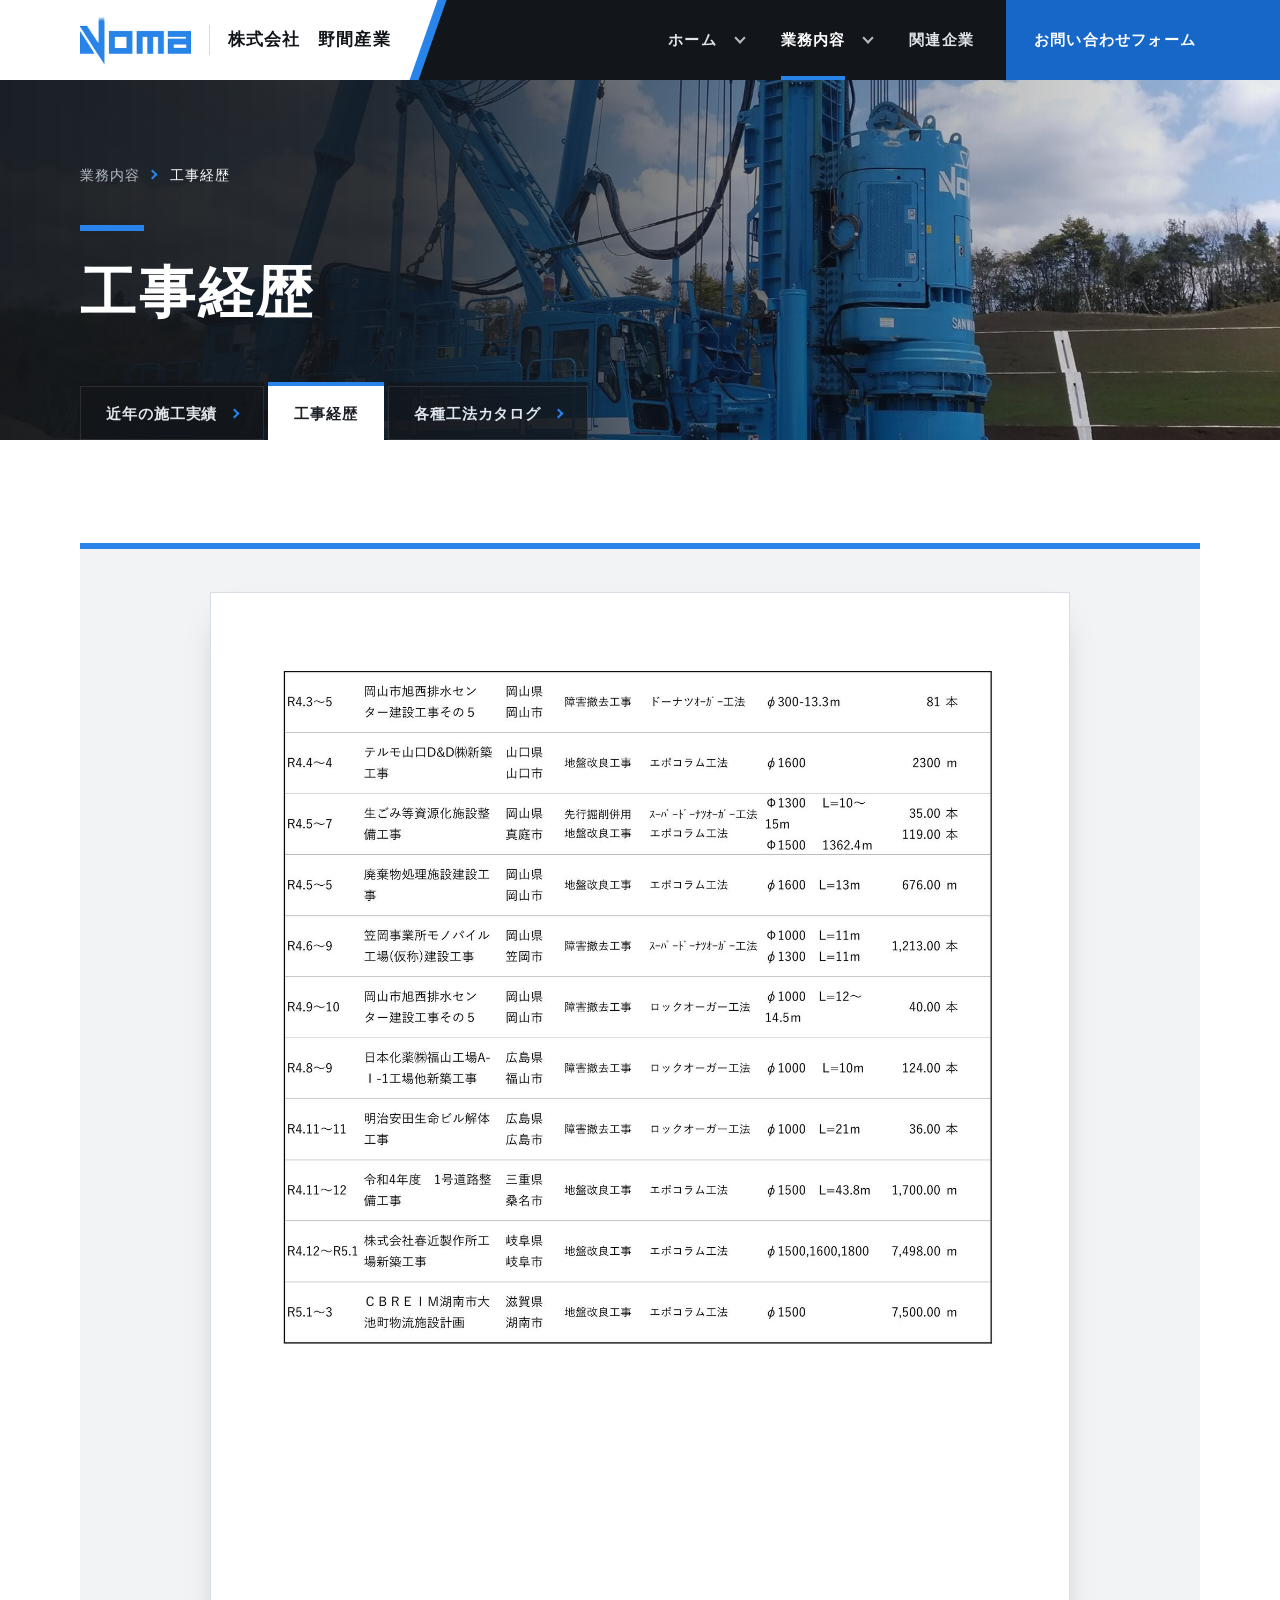
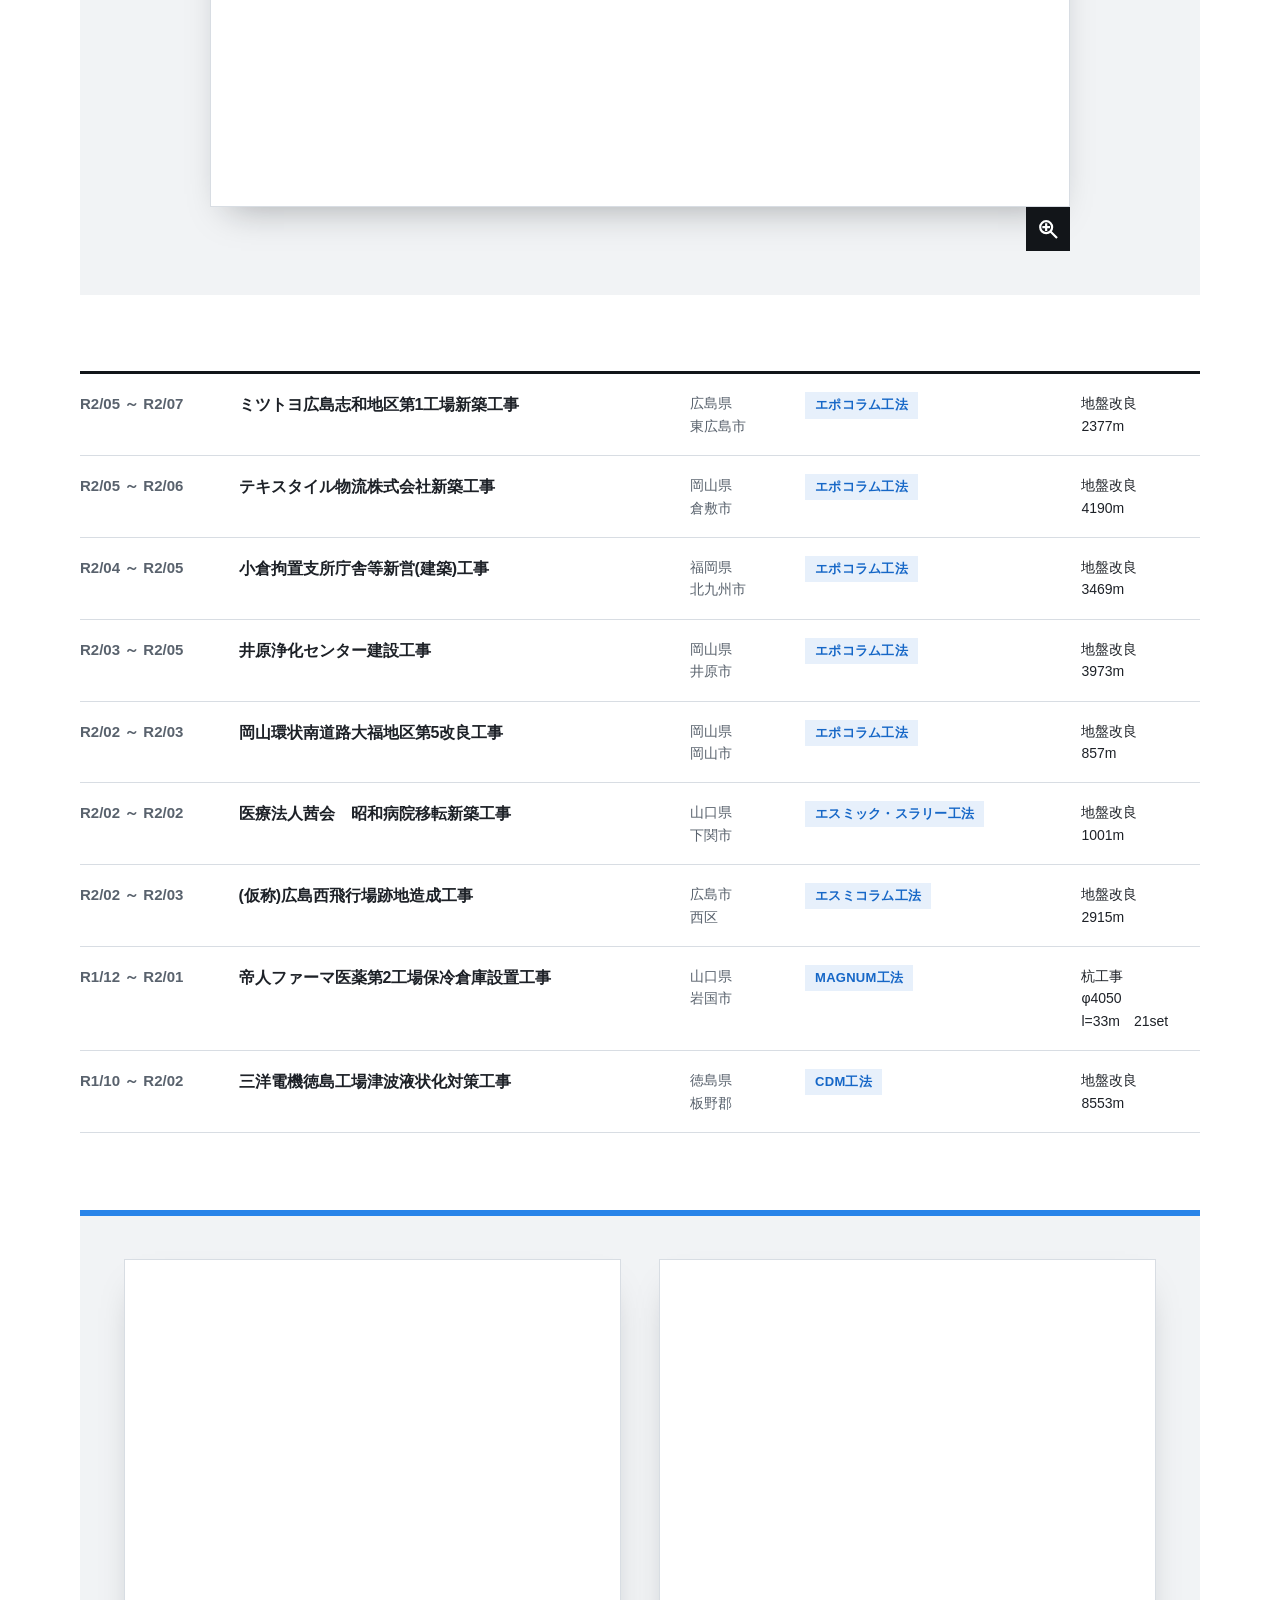
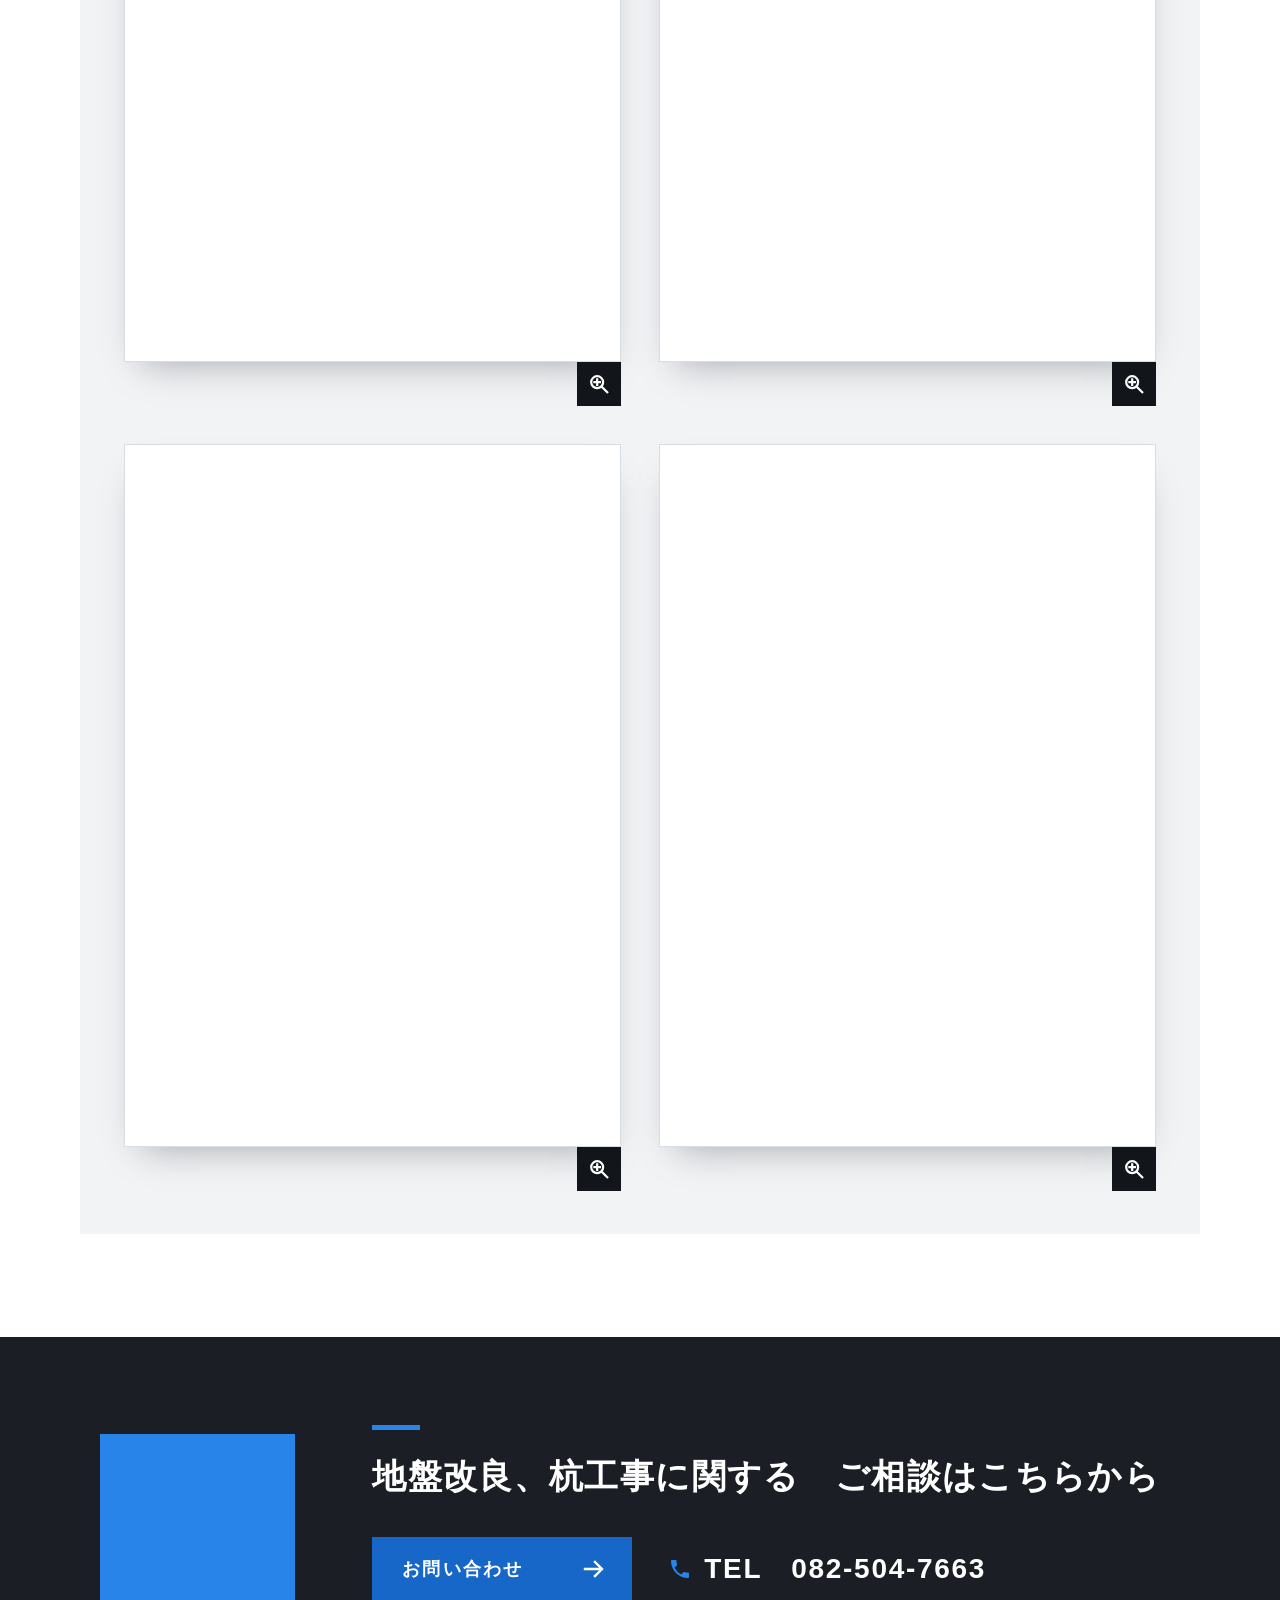
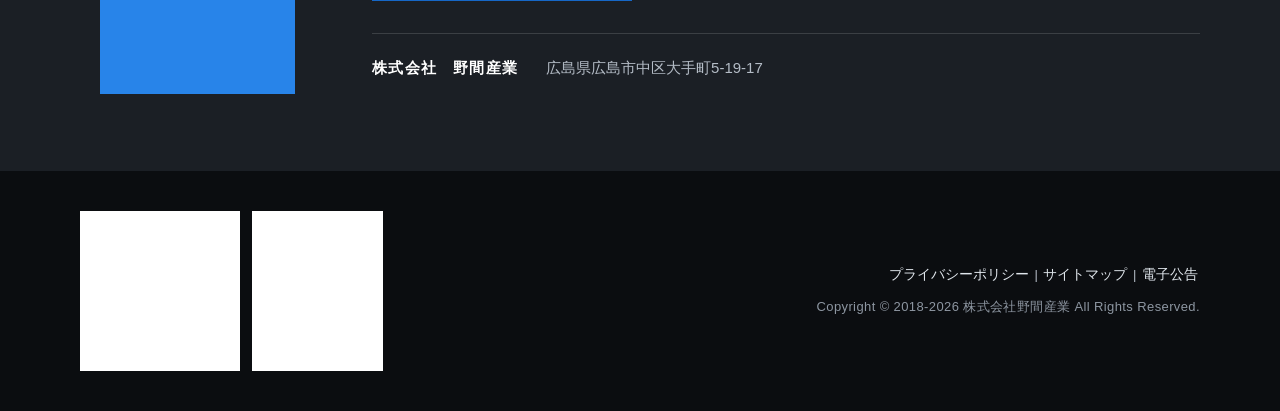
<file: 業務内容/工事経歴/index.html>
<!DOCTYPE html>
<html lang="ja">
<head>
<meta charset="utf-8">
<meta name="viewport" content="width=device-width, initial-scale=1">
<meta http-equiv="Content-Security-Policy" content="default-src 'none'; script-src 'self' 'sha256-Ko+/RrMndIHt0b/+YpRorrm0FX1sc8f17IDDynW/ayU=' 'sha256-riitXBKGtl5y5ccA7GF6ccqJuwEVP5tm8j0ff/fbw9U='; style-src 'self'; img-src 'self' data:; frame-src https://maps.google.com https://www.google.com; base-uri 'self'; form-action 'none'">
<title>工事経歴 - 株式会社野間産業</title>
<link rel="canonical" href="https://www.nomasangyou.com/業務内容/工事経歴/">
<meta property="og:type" content="website">
<meta property="og:site_name" content="株式会社野間産業">
<meta property="og:locale" content="ja_JP">
<meta property="og:title" content="工事経歴">
<meta property="og:url" content="https://www.nomasangyou.com/業務内容/工事経歴/">
<meta property="og:description" content="R2/05 ～ R2/07 ミツトヨ広島志和地区第1工場新築工事 広島県 東広島市 エポコラム工法 地盤改良 2377m R2/05 ～ R2/06 テキスタイル物流株式会社新築工事 岡山県 倉敷市 エポコラム工法 地盤改良 4190m R2/04 ～ R2/05 小倉拘置支所庁舎等新営(建築)工事 福岡県 北九州市 エポコラム工法 地盤改良 3469m R2/03 ～ R2/05 井原浄化センター建設工事 岡山県 井原市 エポコラム工法 地盤改良 3973m R2/02 ～ R2/03 岡山環状南道路大福地区第5改良工事 岡山県 岡山市 エポコラム工法 地盤改良 857m R2/02 ～ R2/02 医療法人茜会　昭和病院移転新築工事 山口県 下関市 エスミック・スラリー工法 地盤改良 1001m R2/02 ～ R2/03 (仮称)広島西飛行場跡地造成工事 広島市 西区 エスミコラム工法 地盤改良 2915m R1/12 ～ R2/01 帝人ファーマ医薬第2工場保冷倉庫設置工事 山口県 岩国市 MAGNUM工法 杭工事 φ4050 l=33m　21set R1/10 ～ R2/02 三洋電機徳島工場津波液状化対策工事 徳島県 板野郡 CDM工法 地盤改良 8553m">
<meta property="og:image" content="https://www.nomasangyou.com/assets/img/services/history-1.jpg">
<meta property="og:image:width" content="1600">
<meta property="og:image:height" content="2262">
<meta name="twitter:card" content="summary_large_image">
<meta name="twitter:title" content="工事経歴">
<meta name="twitter:description" content="R2/05 ～ R2/07 ミツトヨ広島志和地区第1工場新築工事 広島県 東広島市 エポコラム工法 地盤改良 2377m R2/05 ～ R2/06 テキスタイル物流株式会社新築工事 岡山県 倉敷市 エポコラム工法 地盤改良 4190m R2/04 ～ R2/05 小倉拘置支所庁舎等新営(建築)工事 福岡県 北九州市 エポコラム工法 地盤改良 3469m R2/03 ～ R2/05 井原浄化センター建設工事 岡山県 井原市 エポコラム工法 地盤改良 3973m R2/02 ～ R2/03 岡山環状南道路大福地区第5改良工事 岡山県 岡山市 エポコラム工法 地盤改良 857m R2/02 ～ R2/02 医療法人茜会　昭和病院移転新築工事 山口県 下関市 エスミック・スラリー工法 地盤改良 1001m R2/02 ～ R2/03 (仮称)広島西飛行場跡地造成工事 広島市 西区 エスミコラム工法 地盤改良 2915m R1/12 ～ R2/01 帝人ファーマ医薬第2工場保冷倉庫設置工事 山口県 岩国市 MAGNUM工法 杭工事 φ4050 l=33m　21set R1/10 ～ R2/02 三洋電機徳島工場津波液状化対策工事 徳島県 板野郡 CDM工法 地盤改良 8553m">
<meta name="twitter:image" content="https://www.nomasangyou.com/assets/img/services/history-1.jpg">
<link rel="stylesheet" href="../../assets/css/style.css">
<script>document.documentElement.className += " js";</script>
<script src="../../assets/js/main.js" defer></script>
</head>
<body class="page-history">
<!-- ===== 共通ヘッダー（全ページ同じ。変更するときは全ページを揃える） ===== -->
<div class="site-top">
<header class="site-header">
  <a class="site-logo" href="../../"><img src="../../assets/img/common/logo.png" alt="株式会社野間産業" width="145" height="66" decoding="async"></a>
  <p class="site-title"><a href="../../">株式会社　野間産業</a></p>
</header>
<nav class="global-nav" aria-label="メインメニュー">
  <button type="button" class="nav-toggle" aria-expanded="false" aria-controls="global-nav-inner" aria-label="メニュー"><span class="nav-toggle__bars"></span></button>
  <div class="global-nav__inner" id="global-nav-inner">
    <ul class="global-nav__list">
      <li class="global-nav__item has-sub"><a href="../../">ホーム</a>
        <button type="button" class="global-nav__expand" aria-expanded="false" aria-label="ホームのサブメニュー"></button>
        <ul class="global-nav__sub">
          <li><a href="../../会社概要-1/">会社概要</a></li>
          <li><a href="../../機材センター/">機材センター</a></li>
        </ul>
      </li>
      <li class="global-nav__item has-sub is-parent"><a href="../../業務内容/">業務内容</a>
        <button type="button" class="global-nav__expand" aria-expanded="false" aria-label="業務内容のサブメニュー"></button>
        <ul class="global-nav__sub">
          <li><a href="../../業務内容/近年の施工実績/">近年の施工実績</a></li>
          <li class="is-current"><a href="../../業務内容/工事経歴/" aria-current="page">工事経歴</a></li>
          <li><a href="../../業務内容/各種工法カタログ/">各種工法カタログ</a></li>
        </ul>
      </li>
      <li class="global-nav__item"><a href="../../関連企業/">関連企業</a></li>
      <li class="global-nav__item global-nav__item--contact"><a href="../../お問合せフォーム/">お問い合わせフォーム</a></li>
    </ul>
  </div>
</nav>
</div>
<!-- ===== 共通ここまで ===== -->
<main class="site-main" id="main">
<!-- ===== ページ見出し帯（パンくず・見出し・サブメニュー。ページごとに変わる） ===== -->
<div class="page-hero">
  <div class="page-hero__inner">
    <nav class="breadcrumb" aria-label="パンくずリスト">
      <ol>
        <li><a href="../../業務内容/">業務内容</a></li>
        <li><a href="../../業務内容/工事経歴/" aria-current="page">工事経歴</a></li>
      </ol>
    </nav>
    <h1 class="page-title">工事経歴</h1>
    <nav class="subnav subnav--tabs" aria-label="サブメニュー">
      <ul>
        <li><a href="../../業務内容/近年の施工実績/">近年の施工実績</a></li>
        <li class="is-current"><a href="../../業務内容/工事経歴/" aria-current="page">工事経歴</a></li>
        <li><a href="../../業務内容/各種工法カタログ/">各種工法カタログ</a></li>
      </ul>
    </nav>
  </div>
</div>
<!-- ===== 見出し帯ここまで ===== -->
<div class="page-body">
<div class="history">
  <figure class="doc-panel history__latest"><a class="zoomable doc-sheet" href="../../assets/img/services/history-1.jpg" data-lightbox="history-top" data-doc aria-label="画像を拡大"><img src="../../assets/img/services/history-1.jpg" alt="" width="860" height="1216" decoding="async"></a></figure>
  <div class="table-scroll history__table">
    <table class="history-table">
      <tbody>
        <tr><td class="period">R2/05 ～ R2/07</td><td class="project">ミツトヨ広島志和地区<span class="nw">第1工場</span>新築工事</td><td class="place">広島県<br>東広島市</td><td class="method"><span class="tag">エポコラム工法</span></td><td class="amount">地盤改良<br>2377m</td></tr>
        <tr><td class="period">R2/05 ～ R2/06</td><td class="project">テキスタイル物流株式会社新築工事</td><td class="place">岡山県<br>倉敷市</td><td class="method"><span class="tag">エポコラム工法</span></td><td class="amount">地盤改良<br>4190m</td></tr>
        <tr><td class="period">R2/04 ～ R2/05</td><td class="project">小倉拘置支所庁舎等新営(建築)工事</td><td class="place">福岡県<br>北九州市</td><td class="method"><span class="tag">エポコラム工法</span></td><td class="amount">地盤改良<br>3469m</td></tr>
        <tr><td class="period">R2/03 ～ R2/05</td><td class="project">井原浄化センター建設工事</td><td class="place">岡山県<br>井原市</td><td class="method"><span class="tag">エポコラム工法</span></td><td class="amount">地盤改良<br>3973m</td></tr>
        <tr><td class="period">R2/02 ～ R2/03</td><td class="project">岡山環状南道路大福地区第5改良工事</td><td class="place">岡山県<br>岡山市</td><td class="method"><span class="tag">エポコラム工法</span></td><td class="amount">地盤改良<br>857m</td></tr>
        <tr><td class="period">R2/02 ～ R2/02</td><td class="project">医療法人茜会　昭和病院移転新築工事</td><td class="place">山口県<br>下関市</td><td class="method"><span class="tag">エスミック・スラリー工法</span></td><td class="amount">地盤改良<br>1001m</td></tr>
        <tr><td class="period">R2/02 ～ R2/03</td><td class="project">(仮称)広島西飛行場跡地造成工事</td><td class="place">広島市<br>西区</td><td class="method"><span class="tag">エスミコラム工法</span></td><td class="amount">地盤改良<br>2915m</td></tr>
        <tr><td class="period">R1/12 ～ R2/01</td><td class="project">帝人ファーマ医薬<span class="nw">第2工場</span>保冷倉庫設置工事</td><td class="place">山口県<br>岩国市</td><td class="method"><span class="tag">MAGNUM工法</span></td><td class="amount">杭工事<br>φ4050<br>l=33m　21set</td></tr>
        <tr><td class="period">R1/10 ～ R2/02</td><td class="project">三洋電機徳島工場津波液状化対策工事</td><td class="place">徳島県<br>板野郡</td><td class="method"><span class="tag">CDM工法</span></td><td class="amount">地盤改良<br>8553m</td></tr>
      </tbody>
    </table>
  </div>
  <ul class="doc-panel doc-grid">
    <li><a class="zoomable doc-sheet" href="../../assets/img/services/history-2.jpg" data-lightbox="history" data-doc aria-label="画像を拡大"><img src="../../assets/img/services/history-2.jpg" alt="" width="497" height="703" loading="lazy" decoding="async"></a></li>
    <li><a class="zoomable doc-sheet" href="../../assets/img/services/history-3.jpg" data-lightbox="history" data-doc aria-label="画像を拡大"><img src="../../assets/img/services/history-3.jpg" alt="" width="497" height="703" loading="lazy" decoding="async"></a></li>
    <li><a class="zoomable doc-sheet" href="../../assets/img/services/history-4.jpg" data-lightbox="history" data-doc aria-label="画像を拡大"><img src="../../assets/img/services/history-4.jpg" alt="" width="497" height="703" loading="lazy" decoding="async"></a></li>
    <li><a class="zoomable doc-sheet" href="../../assets/img/services/history-5.jpg" data-lightbox="history" data-doc aria-label="画像を拡大"><img src="../../assets/img/services/history-5.jpg" alt="" width="497" height="703" loading="lazy" decoding="async"></a></li>
  </ul>
</div>
</div>
</main>
<!-- ===== 共通お問い合わせ帯（全ページ同じ。旧サイドバーの内容） ===== -->
<aside class="site-contact" aria-labelledby="site-contact-lead">
  <div class="site-contact__inner">
    <figure class="site-contact__photo"><img src="../../assets/img/common/side-photo.jpg" alt="" width="195" height="260" loading="lazy" decoding="async"></figure>
    <div class="site-contact__body">
      <p class="site-contact__lead" id="site-contact-lead"><span>地盤改良、杭工事に関する　</span><span>ご相談はこちらから</span></p>
      <div class="site-contact__actions">
        <p class="cta"><a href="../../お問合せフォーム/">お問い合わせ</a></p>
        <p class="site-contact__tel">TEL　082-504-7663</p>
      </div>
      <div class="site-contact__company">
        <p class="site-contact__name">株式会社　野間産業</p>
        <p class="site-contact__address">広島県広島市中区大手町5-19-17</p>
      </div>
    </div>
  </div>
</aside>
<!-- ===== 共通フッター（全ページ同じ） ===== -->
<footer class="site-footer">
  <div class="site-footer__inner">
    <ul class="site-footer__badges">
      <li><img src="../../assets/img/common/action-bousai.jpg" alt="" width="144" height="144" loading="lazy" decoding="async"></li>
      <li><img src="../../assets/img/common/kenko-sengen.png" alt="" width="115" height="144" loading="lazy" decoding="async"></li>
    </ul>
    <div class="site-footer__meta">
      <p class="site-footer__links"><a href="../../j/privacy/">プライバシーポリシー</a> | <a href="../../sitemap/">サイトマップ</a> | <a href="../../koukoku/">電子公告</a></p>
      <p class="site-footer__copy">Copyright © 2018-<span class="js-year">2026</span> 株式会社野間産業 <span class="nw">All Rights Reserved.</span></p>
    </div>
  </div>
</footer>
</body>
</html>
</file>
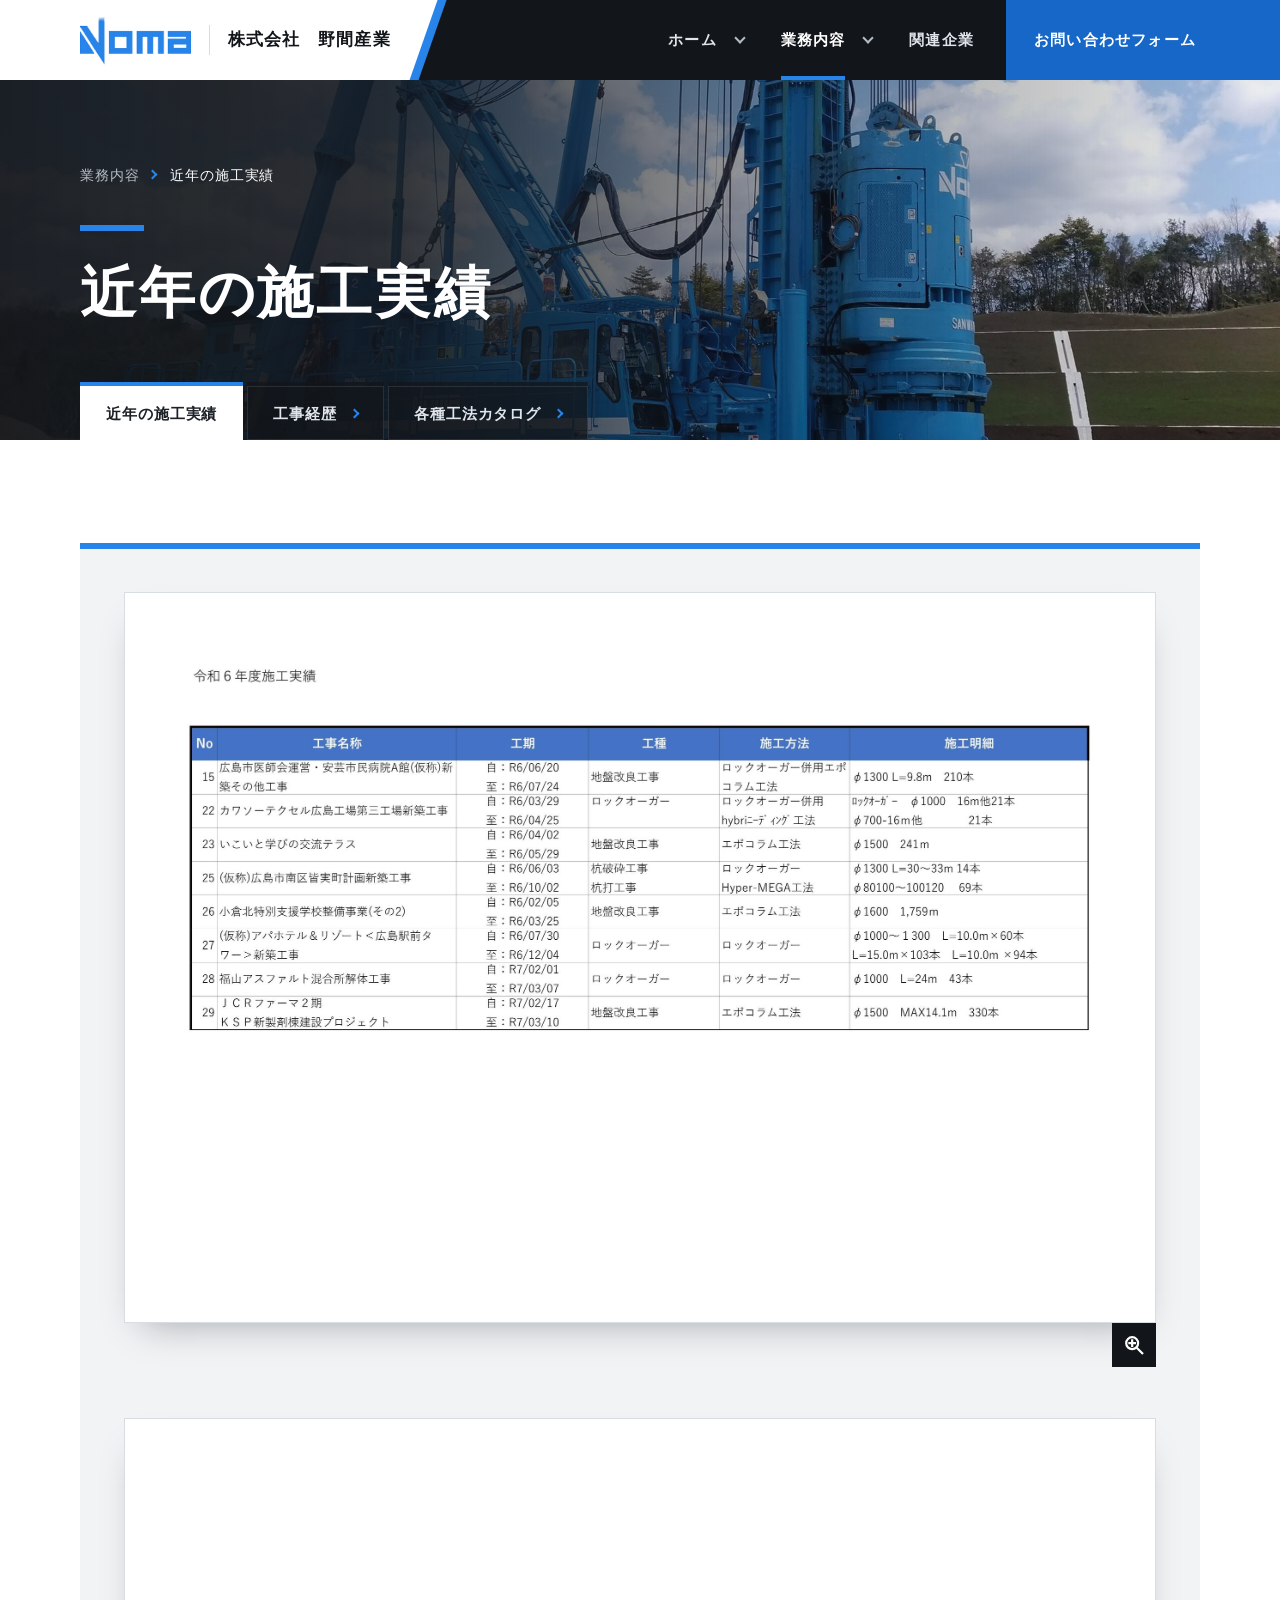
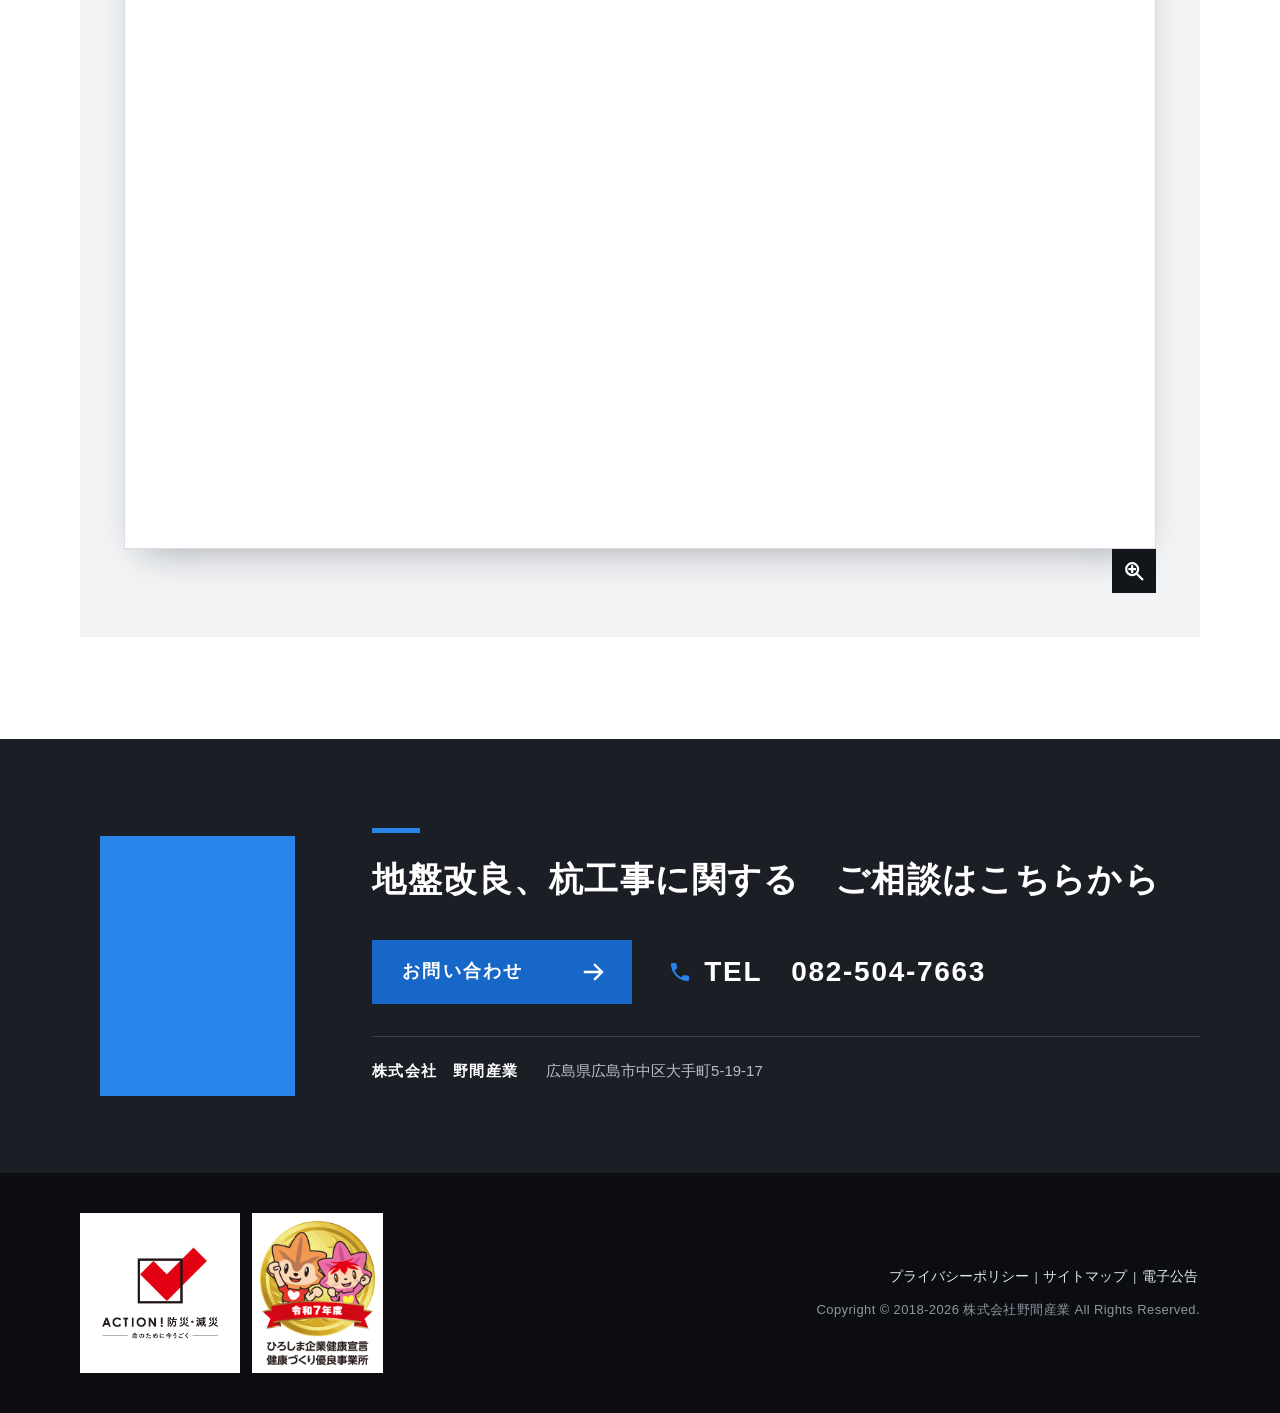
<file: 業務内容/近年の施工実績/index.html>
<!DOCTYPE html>
<html lang="ja">
<head>
<meta charset="utf-8">
<meta name="viewport" content="width=device-width, initial-scale=1">
<meta http-equiv="Content-Security-Policy" content="default-src 'none'; script-src 'self' 'sha256-Ko+/RrMndIHt0b/+YpRorrm0FX1sc8f17IDDynW/ayU=' 'sha256-riitXBKGtl5y5ccA7GF6ccqJuwEVP5tm8j0ff/fbw9U='; style-src 'self'; img-src 'self' data:; frame-src https://maps.google.com https://www.google.com; base-uri 'self'; form-action 'none'">
<title>近年の施工実績 - 株式会社野間産業</title>
<link rel="canonical" href="https://www.nomasangyou.com/業務内容/近年の施工実績/">
<meta property="og:type" content="website">
<meta property="og:site_name" content="株式会社野間産業">
<meta property="og:locale" content="ja_JP">
<meta property="og:title" content="近年の施工実績">
<meta property="og:url" content="https://www.nomasangyou.com/業務内容/近年の施工実績/">
<meta property="og:image" content="https://www.nomasangyou.com/assets/img/services/recent-works-1.jpg">
<meta property="og:image:width" content="2400">
<meta property="og:image:height" content="1697">
<meta name="twitter:card" content="summary_large_image">
<meta name="twitter:title" content="近年の施工実績">
<meta name="twitter:image" content="https://www.nomasangyou.com/assets/img/services/recent-works-1.jpg">
<link rel="stylesheet" href="../../assets/css/style.css">
<script>document.documentElement.className += " js";</script>
<script src="../../assets/js/main.js" defer></script>
</head>
<body class="page-recent-works">
<!-- ===== 共通ヘッダー（全ページ同じ。変更するときは全ページを揃える） ===== -->
<div class="site-top">
<header class="site-header">
  <a class="site-logo" href="../../"><img src="../../assets/img/common/logo.png" alt="株式会社野間産業" width="145" height="66" decoding="async"></a>
  <p class="site-title"><a href="../../">株式会社　野間産業</a></p>
</header>
<nav class="global-nav" aria-label="メインメニュー">
  <button type="button" class="nav-toggle" aria-expanded="false" aria-controls="global-nav-inner" aria-label="メニュー"><span class="nav-toggle__bars"></span></button>
  <div class="global-nav__inner" id="global-nav-inner">
    <ul class="global-nav__list">
      <li class="global-nav__item has-sub"><a href="../../">ホーム</a>
        <button type="button" class="global-nav__expand" aria-expanded="false" aria-label="ホームのサブメニュー"></button>
        <ul class="global-nav__sub">
          <li><a href="../../会社概要-1/">会社概要</a></li>
          <li><a href="../../機材センター/">機材センター</a></li>
        </ul>
      </li>
      <li class="global-nav__item has-sub is-parent"><a href="../../業務内容/">業務内容</a>
        <button type="button" class="global-nav__expand" aria-expanded="false" aria-label="業務内容のサブメニュー"></button>
        <ul class="global-nav__sub">
          <li class="is-current"><a href="../../業務内容/近年の施工実績/" aria-current="page">近年の施工実績</a></li>
          <li><a href="../../業務内容/工事経歴/">工事経歴</a></li>
          <li><a href="../../業務内容/各種工法カタログ/">各種工法カタログ</a></li>
        </ul>
      </li>
      <li class="global-nav__item"><a href="../../関連企業/">関連企業</a></li>
      <li class="global-nav__item global-nav__item--contact"><a href="../../お問合せフォーム/">お問い合わせフォーム</a></li>
    </ul>
  </div>
</nav>
</div>
<!-- ===== 共通ここまで ===== -->
<main class="site-main" id="main">
<!-- ===== ページ見出し帯（パンくず・見出し・サブメニュー。ページごとに変わる） ===== -->
<div class="page-hero">
  <div class="page-hero__inner">
    <nav class="breadcrumb" aria-label="パンくずリスト">
      <ol>
        <li><a href="../../業務内容/">業務内容</a></li>
        <li><a href="../../業務内容/近年の施工実績/" aria-current="page">近年の施工実績</a></li>
      </ol>
    </nav>
    <h1 class="page-title">近年の施工実績</h1>
    <nav class="subnav subnav--tabs" aria-label="サブメニュー">
      <ul>
        <li class="is-current"><a href="../../業務内容/近年の施工実績/" aria-current="page">近年の施工実績</a></li>
        <li><a href="../../業務内容/工事経歴/">工事経歴</a></li>
        <li><a href="../../業務内容/各種工法カタログ/">各種工法カタログ</a></li>
      </ul>
    </nav>
  </div>
</div>
<!-- ===== 見出し帯ここまで ===== -->
<div class="page-body">
<ul class="doc-panel doc-list">
  <li><a class="zoomable doc-sheet" href="../../assets/img/services/recent-works-1.jpg" data-lightbox="recent" data-doc aria-label="画像を拡大"><img src="../../assets/img/services/recent-works-1.jpg" alt="" width="1033" height="730" decoding="async"></a></li>
  <li><a class="zoomable doc-sheet" href="../../assets/img/services/recent-works-2.jpg" data-lightbox="recent" data-doc aria-label="画像を拡大"><img src="../../assets/img/services/recent-works-2.jpg" alt="" width="1033" height="730" loading="lazy" decoding="async"></a></li>
</ul>
</div>
</main>
<!-- ===== 共通お問い合わせ帯（全ページ同じ。旧サイドバーの内容） ===== -->
<aside class="site-contact" aria-labelledby="site-contact-lead">
  <div class="site-contact__inner">
    <figure class="site-contact__photo"><img src="../../assets/img/common/side-photo.jpg" alt="" width="195" height="260" loading="lazy" decoding="async"></figure>
    <div class="site-contact__body">
      <p class="site-contact__lead" id="site-contact-lead"><span>地盤改良、杭工事に関する　</span><span>ご相談はこちらから</span></p>
      <div class="site-contact__actions">
        <p class="cta"><a href="../../お問合せフォーム/">お問い合わせ</a></p>
        <p class="site-contact__tel">TEL　082-504-7663</p>
      </div>
      <div class="site-contact__company">
        <p class="site-contact__name">株式会社　野間産業</p>
        <p class="site-contact__address">広島県広島市中区大手町5-19-17</p>
      </div>
    </div>
  </div>
</aside>
<!-- ===== 共通フッター（全ページ同じ） ===== -->
<footer class="site-footer">
  <div class="site-footer__inner">
    <ul class="site-footer__badges">
      <li><img src="../../assets/img/common/action-bousai.jpg" alt="" width="144" height="144" loading="lazy" decoding="async"></li>
      <li><img src="../../assets/img/common/kenko-sengen.png" alt="" width="115" height="144" loading="lazy" decoding="async"></li>
    </ul>
    <div class="site-footer__meta">
      <p class="site-footer__links"><a href="../../j/privacy/">プライバシーポリシー</a> | <a href="../../sitemap/">サイトマップ</a> | <a href="../../koukoku/">電子公告</a></p>
      <p class="site-footer__copy">Copyright © 2018-<span class="js-year">2026</span> 株式会社野間産業 <span class="nw">All Rights Reserved.</span></p>
    </div>
  </div>
</footer>
</body>
</html>
</file>
<file: assets/css/style.css>
/* =========================================================
   株式会社野間産業 — サイト共通スタイル
   デザイン：力強いインダストリアル（濃いチャコール × ロゴの青）
   外部フォント・外部ライブラリは使用しない

   目次
   1. 変数（色・文字・寸法・アイコン）
   2. 基本（文字・リンク・フォーカス）
   3. ヘッダー（白いロゴ板）
   4. グローバルナビ（PC：ドロップダウン／960px未満：全面メニュー）
   5. ページ見出し帯・パンくず・サブメニュー（タブ）
   6. 本文の枠と汎用部品（見出し・額縁・地図・拡大できる画像・スキャン画像の台・ボタン）
   7. ホーム（ヒーロー・スライドショー・写真タイル）
   8. 会社概要
   9. 業務内容
   10. 工事経歴
   11. その他のページ（機材センター・カタログ・関連企業・お問い合わせ・サイトマップ・プライバシー・404）
   12. お問い合わせ帯（全ページ共通）
   13. フッター
   14. ライトボックス（画像の拡大表示）
   15. 動きを減らす設定
   16. 強制カラー（Windows のコントラスト テーマ）
   17. 電子公告（一覧ページと、公告1件ずつのページ）

   画面幅の区切り（各部品のすぐ後ろに書いている）
   - 960px：これ未満はメニューボタン（main.js の NAV_BREAKPOINT と必ず同じ値にする）
   - 768px：これ未満はスマートフォン（1列）
   - 375px：これ未満はとても狭い画面
   - 部品によっては 1100px（広い画面）・600px（カードを1列にする幅）も使う
   - 「これ未満」は (max-width: 959.98px) のように .98 で書く。拡大率 125% などで画面幅が
     959.5px のような小数になっても、min-width: 960px とどちらか一方に必ず当たるようにするため
     （tools/check_site.py が確かめる）
   ========================================================= */

/* ---------- 1. 変数（色・文字・寸法・アイコン） ---------- */

:root {
  /* 色：濃い面（チャコール） */
  --c-ink: #121519;            /* ヘッダー・見出し帯 */
  --c-ink-rgb: 18 21 25;       /* 同じ色の数値。半透明の幕や影に使う：rgb(var(--c-ink-rgb) / .5) */
  --c-ink-2: #1b1f25;          /* お問い合わせ帯・ドロップダウン */
  --c-ink-3: #0b0d10;          /* フッター */
  --c-on-ink-rgb: 255 255 255; /* 白の数値。半透明の白に使う */
  --c-on-ink: rgb(var(--c-on-ink-rgb)); /* 濃い面の上の文字（白） */
  --c-on-ink-soft: #dfe5eb;    /* 濃い面の上の、少し控えめな文字（ナビ・タブ） */
  --c-on-ink-muted: #b4bcc6;   /* 濃い面の上の補足（パンくず・住所） */
  --c-on-ink-faint: #8d96a1;   /* フッターのコピーライト */
  --c-on-ink-line: rgb(var(--c-on-ink-rgb) / .14); /* 濃い面の上の罫線 */

  /* 色：明るい面 */
  --c-text: #1d2127;           /* 本文 */
  --c-text-muted: #59626d;     /* 補足 */
  --c-bg: #ffffff;             /* 本文の背景・ロゴ板 */
  --c-bg-alt: #f1f3f5;         /* 薄いグレーの面 */
  --c-line: #d8dde3;           /* 罫線 */

  /* 色：アクセント（ロゴの青） */
  --c-blue: #2884e9;           /* ロゴと同じ青。線・面・印に使う（白地の小さい文字には使わない） */
  --c-blue-strong: #1667c7;    /* 文字・ボタン用の濃い青（白地の文字・白抜き文字とも AA） */
  --c-blue-deep: #0f53a6;      /* ボタンのホバー */
  --c-blue-light: #6fb0ff;     /* 濃い面の上の青（フォーカス枠） */
  --c-blue-tint: #e7f0fb;      /* 薄い青の面（工法のラベル・タグ） */

  /* フォーカス枠の色（濃い面・青い面では部品ごとに上書きする） */
  --c-focus: var(--c-blue-strong);

  /* 文字 */
  --font-base: "Hiragino Sans", "Hiragino Kaku Gothic ProN", "Noto Sans JP", "Noto Sans CJK JP", "Yu Gothic Medium", "Yu Gothic", YuGothic, Meiryo, sans-serif;
  --font-head: "Hiragino Sans", "Hiragino Kaku Gothic ProN", "Noto Sans JP", "Noto Sans CJK JP", "Yu Gothic", YuGothic, Meiryo, sans-serif;

  /* 寸法 */
  --container: 1200px;                       /* 中身の最大幅 */
  --gutter: clamp(20px, 4vw, 40px);          /* 画面の左右の余白 */
  --edge: max(var(--gutter), calc((100% - var(--container)) / 2 + var(--gutter))); /* 全幅の帯の中で、中身（.page-body などの文字）の端までの距離 */
  --header-h: 80px;                          /* 上部の帯の高さ（下の @media で変わる） */
  --plate-cut: 28px;                         /* ロゴ板の斜めの切り欠き */
  --slant: clamp(28px, 5vw, 72px);           /* ホームのヒーローの下辺の斜め */
  --frame-offset: clamp(12px, 1.6vw, 22px);  /* 写真の後ろの青い板のずれ */
  --section-y: clamp(56px, 8vw, 112px);      /* 本文の上下の余白 */
  --tap: 44px;                               /* 押せる部分の最小の大きさ */

  /* アイコン（装飾用の図形。SVG内の色は --c-on-ink と --c-blue に合わせてある） */
  --icon-arrow: url("data:image/svg+xml,%3Csvg xmlns='http://www.w3.org/2000/svg' viewBox='0 0 24 24' fill='none' stroke='%23fff' stroke-width='2.4' stroke-linecap='square'%3E%3Cpath d='M3 12h16M13 5l7 7-7 7'/%3E%3C/svg%3E");
  --icon-zoom: url("data:image/svg+xml,%3Csvg xmlns='http://www.w3.org/2000/svg' viewBox='0 0 24 24' fill='none' stroke='%23fff' stroke-width='2.4' stroke-linecap='square'%3E%3Ccircle cx='10' cy='10' r='6.5'/%3E%3Cpath d='M15 15l6 6M10 7v6M7 10h6'/%3E%3C/svg%3E");
  --icon-tel: url("data:image/svg+xml,%3Csvg xmlns='http://www.w3.org/2000/svg' viewBox='0 0 24 24' fill='%232884e9'%3E%3Cpath d='M6.6 10.8a15.1 15.1 0 0 0 6.6 6.6l2.2-2.2a1 1 0 0 1 1-.25 11.4 11.4 0 0 0 3.6.57 1 1 0 0 1 1 1V20a1 1 0 0 1-1 1A17 17 0 0 1 3 4a1 1 0 0 1 1-1h3.5a1 1 0 0 1 1 1c0 1.25.2 2.45.57 3.57a1 1 0 0 1-.25 1z'/%3E%3C/svg%3E");
  --icon-external: url("data:image/svg+xml,%3Csvg xmlns='http://www.w3.org/2000/svg' viewBox='0 0 24 24' fill='none' stroke='%23000' stroke-width='2.4' stroke-linecap='square'%3E%3Cpath d='M9 4H4v16h16v-5M13 4h7v7M20 4l-9 9'/%3E%3C/svg%3E"); /* 別サイトへのリンクの印（mask で文字色に塗る） */
}

@media (max-width: 959.98px) {
  :root {
    --header-h: 64px;
    --plate-cut: 20px;
  }
}

@media (max-width: 767.98px) {
  :root {
    --header-h: 60px;
  }
}

/* ---------- 2. 基本（文字・リンク・フォーカス） ---------- */

*,
*::before,
*::after {
  box-sizing: border-box;
}

html {
  -webkit-text-size-adjust: 100%;
  text-size-adjust: 100%;
  scroll-padding-top: calc(var(--header-h) + 16px); /* 固定ヘッダーの下に隠れないように */
}

body {
  margin: 0;
  background: var(--c-bg);
  color: var(--c-text);
  font-family: var(--font-base);
  font-size: 16px;
  line-height: 1.85;
  overflow-wrap: break-word; /* 収まらない長い英数字だけを折り返す（日本語の単語は分けない） */
  -webkit-font-smoothing: antialiased;
}

@media (max-width: 767.98px) {
  body {
    font-size: 15px;
  }
}

img {
  max-width: 100%;
  height: auto;
  vertical-align: bottom;
}

a {
  color: var(--c-blue-strong);
  text-underline-offset: .2em;
}

a:hover {
  text-decoration-thickness: 2px;
}

:focus-visible {
  outline: 3px solid var(--c-focus);
  outline-offset: 3px;
}

h1,
h2,
h3 {
  margin: 0;
  font-family: var(--font-head);
  font-weight: 800;
  line-height: 1.3;
  letter-spacing: .04em;
  font-feature-settings: "palt";
  text-spacing-trim: trim-start; /* 行頭の「（」などの空きを詰める */
  word-break: auto-phrase;       /* 対応ブラウザでは文節で改行する */
  text-wrap: balance;            /* 行の長さを揃え、1文字だけの行を作らない */
}

p,
figure,
dl,
dd {
  margin: 0;
}

hr {
  margin: 24px 0;
  border: 0;
  border-top: 1px solid var(--c-line);
}

/* 言葉の途中で改行しないまとまり（入りきらないときだけ中で折り返す） */
.nw {
  display: inline-block;
}

/* 短い見出し・項目は、対応ブラウザでは文節で改行し、最後の行に1文字だけ残さない */
.method-lead,
.method-note,
.spec dd,
.history-table .project,
.site-contact__lead {
  word-break: auto-phrase;
  text-wrap: pretty;
}

/* ---------- 3. ヘッダー（白いロゴ板） ---------- */

/* ロゴ板とグローバルナビを横に並べ、画面上部に固定する */
.site-top {
  position: sticky;
  top: 0;
  z-index: 50;
  display: flex;
  align-items: stretch;
  height: var(--header-h);
  background: var(--c-ink);
  transition: box-shadow .25s ease;
}

/* 少しスクロールしたら下に影（main.js が .is-scrolled を付ける） */
.site-top.is-scrolled {
  box-shadow: 0 6px 20px rgb(var(--c-ink-rgb) / .3);
}

/* 白いロゴ板。画面の左端から始まり、右端を斜めに切って切り口に青い細い帯を見せる */
.site-header {
  position: relative;
  z-index: 0;
  display: flex;
  flex: 0 0 auto;
  align-items: center;
  gap: 18px;
  padding: 0 calc(var(--plate-cut) + 28px) 0 var(--edge);
  background: var(--c-blue);
  clip-path: polygon(0 0, 100% 0, calc(100% - var(--plate-cut)) 100%, 0 100%);
}

.site-header::before {
  content: "";
  position: absolute;
  inset: 0 9px 0 0;
  z-index: -1;
  background: var(--c-bg);
  clip-path: polygon(0 0, 100% 0, calc(100% - var(--plate-cut)) 100%, 0 100%);
}

/* ロゴ画像（392×179）の左右の白い余白を隠して、文字部分を大きく見せる。
   文字部分は 左45・幅302（画像のピクセル）。--logo-h は余白込みの画像の高さ。
   リンクは帯の高さいっぱいにして、押せる範囲を広くする */
.site-logo {
  --logo-h: 66px;
  display: flex;
  flex: 0 0 auto;
  align-items: center;
  width: calc(var(--logo-h) * 302 / 179);
  height: 100%;
  overflow: hidden;
}

.site-logo img {
  display: block;
  width: auto;
  max-width: none;
  height: var(--logo-h);
  margin-left: calc(var(--logo-h) * -45 / 179);
}

.site-logo:focus-visible {
  outline-offset: -3px;
}

.site-title {
  display: flex;
  align-items: center;
  gap: 18px;
  height: 100%;
  font-family: var(--font-head);
  font-size: 17px;
  font-weight: 800;
  letter-spacing: .06em;
  line-height: 1.3;
  white-space: nowrap;
}

/* ロゴと社名の間の縦線 */
.site-title::before {
  content: "";
  width: 1px;
  height: 30px;
  background: var(--c-line);
}

.site-title a {
  display: flex;
  align-items: center;
  height: 100%;
  color: var(--c-ink);
  text-decoration: none;
}

.site-title a:focus-visible {
  outline-offset: -3px;
}

@media (min-width: 960px) and (max-width: 1099.98px) {
  .site-header {
    gap: 14px;
    padding-right: calc(var(--plate-cut) + 20px);
  }

  .site-logo {
    --logo-h: 58px;
  }

  .site-title {
    gap: 14px;
    font-size: 15px;
  }
}

@media (max-width: 959.98px) {
  .site-header {
    flex: 1 1 auto;
    gap: 12px;
    min-width: 0;
    padding-right: calc(var(--plate-cut) + 18px);
  }

  .site-header::before {
    right: 7px;
  }

  .site-logo {
    --logo-h: 54px;
  }

  .site-title {
    gap: 12px;
    font-size: 15px;
    letter-spacing: .04em;
  }

  .site-title::before {
    height: 24px;
  }
}

@media (max-width: 767.98px) {
  .site-header {
    gap: 10px;
    padding-left: 16px;
  }

  .site-logo {
    --logo-h: 48px;
  }

  .site-title {
    gap: 10px;
    font-size: 14px;
    letter-spacing: .02em;
  }

  .site-title::before {
    height: 20px;
  }
}

@media (max-width: 374.98px) {
  .site-header {
    gap: 8px;
    padding-left: 14px;
    padding-right: calc(var(--plate-cut) + 10px);
  }

  .site-logo {
    --logo-h: 42px;
  }

  .site-title {
    font-size: 13px;
    letter-spacing: 0;
  }

  .site-title::before {
    display: none;
  }
}

/* ---------- 4. グローバルナビ ---------- */

.global-nav {
  --c-focus: var(--c-blue-light);
  display: flex;
  flex: 1 1 auto;
  justify-content: flex-end;
  min-width: 0;
}

.global-nav__list,
.global-nav__sub {
  margin: 0;
  padding: 0;
  list-style: none;
}

.global-nav__item > a,
.global-nav__sub a {
  text-decoration: none;
}

/* メニューボタンはスマホ表示だけ。子メニューの開閉ボタンはJSがあるときだけ */
.nav-toggle,
.global-nav__expand {
  display: none;
}

/* --- 4-1. PC（960px以上）：横並び＋ドロップダウン --- */
@media (min-width: 960px) {
  .global-nav {
    --nav-pad: clamp(10px, 1.4vw, 22px); /* 項目の左右の余白 */
  }

  .global-nav__inner,
  .global-nav__list {
    display: flex;
    align-items: stretch;
  }

  .global-nav__item {
    position: relative;
    display: flex;
    align-items: center;
  }

  .global-nav__item > a {
    position: relative;
    display: flex;
    align-items: center;
    align-self: stretch;
    padding: 0 var(--nav-pad);
    color: var(--c-on-ink-soft);
    font-size: 15px;
    font-weight: 700;
    letter-spacing: .08em;
    white-space: nowrap;
  }

  /* 現在地・ホバーの印：下辺の太い青線 */
  .global-nav__item > a::after {
    content: "";
    position: absolute;
    right: var(--nav-pad);
    bottom: 0;
    left: var(--nav-pad);
    height: 4px;
    background: var(--c-blue);
    transform: scaleX(0);
    transform-origin: left;
    transition: transform .25s ease;
  }

  .global-nav__item > a:hover::after,
  .global-nav__item.is-current > a::after,
  .global-nav__item.is-parent > a::after {
    transform: scaleX(1);
  }

  .global-nav__item > a:hover,
  .global-nav__item.is-current > a,
  .global-nav__item.is-parent > a {
    color: var(--c-on-ink);
  }

  .global-nav__item > a:focus-visible {
    outline-offset: -3px;
  }

  /* 子メニューのある項目：文字のすぐ右に ∨ ボタン。
     文字とボタンのフォーカス枠が重ならないように 4px 離す */
  .js .global-nav__item.has-sub > a {
    padding-right: 6px;
  }

  .js .global-nav__item.has-sub > a::after {
    right: 6px;
  }

  .js .global-nav__expand {
    position: relative;
    display: block;
    width: 26px;
    height: var(--tap);
    margin: 0 calc(var(--nav-pad) - 8px) 0 4px;
    padding: 0;
    border: 0;
    background: none;
    color: var(--c-on-ink-muted);
    cursor: pointer;
  }

  .global-nav__expand::before {
    content: "";
    position: absolute;
    top: calc(50% - 6px);
    left: calc(50% - 4px);
    width: 8px;
    height: 8px;
    border-right: 2px solid currentColor;
    border-bottom: 2px solid currentColor;
    transform: rotate(45deg);
    transition: transform .2s ease;
  }

  .global-nav__item.is-open > .global-nav__expand::before {
    transform: translateY(4px) rotate(-135deg);
  }

  .global-nav__expand:hover,
  .global-nav__item.is-open > .global-nav__expand {
    color: var(--c-on-ink);
  }

  .global-nav__expand:focus-visible {
    outline-offset: -2px;
  }

  /* お問い合わせフォーム：青いブロック。画面の右端まで伸ばし、文字は中身の右端に揃える
     （左のロゴ板と対になる。ここは li の中なので % ではなく画面幅 vw で計算する） */
  .global-nav__item--contact {
    --edge-vw: max(var(--gutter), calc((100vw - var(--container)) / 2 + var(--gutter)));
    margin-left: 14px;
  }

  .global-nav__item--contact > a {
    --c-focus: var(--c-on-ink);
    padding: 0 calc(var(--edge-vw) + 4px) 0 28px;
    background: var(--c-blue-strong);
    color: var(--c-on-ink);
    transition: background-color .2s ease;
  }

  .global-nav__item--contact > a:hover {
    background: var(--c-blue-deep);
  }

  .global-nav__item--contact > a::after {
    right: calc(var(--edge-vw) + 4px);
    left: 28px;
    background: var(--c-on-ink);
  }

  .global-nav__item--contact > a:focus-visible {
    outline-offset: -6px;
  }

  /* ドロップダウン。JSでは ∨ ボタン（.is-open）で、マウスでは項目に乗せると開く */
  .global-nav__sub {
    position: absolute;
    top: 100%;
    left: 0;
    min-width: 100%;
    padding: 8px 0;
    border-top: 3px solid var(--c-blue);
    background: var(--c-ink-2);
    box-shadow: 0 16px 32px rgb(var(--c-ink-rgb) / .35);
    opacity: 0;
    visibility: hidden;
    transform: translateY(8px);
    transition: opacity .2s ease, transform .2s ease, visibility 0s linear .2s;
  }

  .global-nav__item.is-open > .global-nav__sub,
  html:not(.js) .global-nav__item:focus-within > .global-nav__sub {
    opacity: 1;
    visibility: visible;
    transform: none;
    transition: opacity .2s ease, transform .2s ease;
  }

  .global-nav__sub a {
    display: block;
    padding: 12px 24px;
    color: var(--c-on-ink-soft);
    font-size: 15px;
    font-weight: 600;
    letter-spacing: .06em;
    white-space: nowrap;
  }

  .global-nav__sub a:hover,
  .global-nav__sub .is-current > a {
    background: rgb(var(--c-on-ink-rgb) / .07);
    color: var(--c-on-ink);
  }

  .global-nav__sub .is-current > a {
    box-shadow: inset 4px 0 0 var(--c-blue);
  }

  .global-nav__sub a:focus-visible {
    outline-offset: -3px;
  }
}

@media (min-width: 960px) and (max-width: 1099.98px) {
  .global-nav__item > a,
  .global-nav__sub a {
    font-size: 14px;
    letter-spacing: .05em;
  }

  .global-nav__item--contact {
    margin-left: 10px;
  }

  .global-nav__item--contact > a {
    padding-left: 20px;
  }

  .global-nav__item--contact > a::after {
    left: 20px;
  }
}

/* マウスを乗せたときだけ開く（タッチ操作の機器では ∨ ボタンで開く）。
   Esc で閉じたら、マウスが離れるまで開かない（.is-dismissed） */
@media (min-width: 960px) and (hover: hover) {
  .global-nav__item.has-sub:hover:not(.is-dismissed) > .global-nav__sub {
    opacity: 1;
    visibility: visible;
    transform: none;
    transition: opacity .2s ease, transform .2s ease;
  }
}

/* --- 4-2. 960px未満：右上のメニューボタンで全面メニューを開く --- */
@media (max-width: 959.98px) {
  .global-nav {
    flex: 0 0 auto;
  }

  /* メニューボタン（右上の青い四角） */
  .nav-toggle {
    --c-focus: var(--c-on-ink);
    position: relative;
    display: block;
    width: var(--header-h);
    height: var(--header-h);
    padding: 0;
    border: 0;
    background: var(--c-blue-strong);
    cursor: pointer;
  }

  .nav-toggle__bars,
  .nav-toggle__bars::before,
  .nav-toggle__bars::after {
    position: absolute;
    left: 50%;
    width: 26px;
    height: 2px;
    margin-left: -13px;
    background: var(--c-on-ink);
    transition: transform .2s ease, background-color .2s ease;
  }

  .nav-toggle__bars {
    top: calc(50% - 1px);
  }

  .nav-toggle__bars::before,
  .nav-toggle__bars::after {
    content: "";
    left: 0;
    margin-left: 0;
  }

  .nav-toggle__bars::before { top: -8px; }
  .nav-toggle__bars::after { top: 8px; }

  .nav-open .nav-toggle {
    background: var(--c-ink-2);
  }

  .nav-open .nav-toggle__bars { background: transparent; }
  .nav-open .nav-toggle__bars::before { transform: translateY(8px) rotate(45deg); }
  .nav-open .nav-toggle__bars::after { transform: translateY(-8px) rotate(-45deg); }

  .nav-toggle:focus-visible {
    outline-offset: -6px;
  }

  /* 開いたメニュー（上部の帯の下に画面いっぱい） */
  .global-nav__inner {
    display: none;
  }

  .nav-open {
    overflow: hidden;
  }

  .nav-open .global-nav__inner {
    position: fixed;
    top: var(--header-h);
    right: 0;
    bottom: 0;
    left: 0;
    z-index: 55;
    display: block;
    overflow-y: auto;
    overscroll-behavior: contain;
    padding: 8px var(--gutter) 48px;
    background: var(--c-ink);
  }

  .global-nav__item {
    position: relative;
    border-bottom: 1px solid var(--c-on-ink-line);
  }

  .global-nav__item > a {
    position: relative;
    display: flex;
    align-items: center;
    min-height: 64px;
    padding: 0 60px 0 4px;
    color: var(--c-on-ink-soft);
    font-size: 18px;
    font-weight: 700;
    letter-spacing: .08em;
  }

  .global-nav__item.is-current > a,
  .global-nav__item.is-parent > a {
    color: var(--c-on-ink);
  }

  /* 現在地の印：左の青い縦線 */
  .global-nav__item.is-current > a::after,
  .global-nav__item.is-parent > a::after {
    content: "";
    position: absolute;
    top: 18px;
    bottom: 18px;
    left: -14px;
    width: 4px;
    background: var(--c-blue);
  }

  .global-nav__item--contact {
    margin-top: 28px;
    border-bottom: 0;
  }

  .global-nav__item--contact > a {
    --c-focus: var(--c-on-ink);
    justify-content: center;
    padding: 0 20px;
    background: var(--c-blue-strong);
    color: var(--c-on-ink);
  }

  .global-nav__item--contact > a:focus-visible {
    outline-offset: -6px;
  }

  /* 子メニュー：メニューの中で開閉する（JSが無いときは常に表示） */
  .global-nav__sub {
    padding: 0 0 12px 16px;
  }

  .js .global-nav__sub {
    display: none;
  }

  .js .global-nav__item.is-open > .global-nav__sub {
    display: block;
  }

  .global-nav__sub a {
    display: flex;
    align-items: center;
    min-height: 48px;
    padding: 0 12px;
    border-left: 1px solid var(--c-on-ink-line);
    color: var(--c-on-ink-soft);
    font-size: 16px;
    font-weight: 600;
    letter-spacing: .06em;
  }

  .global-nav__sub .is-current > a {
    box-shadow: inset 4px 0 0 var(--c-blue);
    color: var(--c-on-ink);
  }

  .global-nav__sub a:focus-visible {
    outline-offset: -3px;
  }

  /* 子メニューの開閉ボタン（＋／－） */
  .js .global-nav__expand {
    position: absolute;
    top: 8px;
    right: 0;
    display: block;
    width: 48px;
    height: 48px;
    padding: 0;
    border: 1px solid var(--c-on-ink-line);
    background: none;
    color: var(--c-on-ink);
    cursor: pointer;
  }

  .global-nav__expand::before,
  .global-nav__expand::after {
    content: "";
    position: absolute;
    top: 22px;
    left: 14px;
    width: 18px;
    height: 2px;
    background: currentColor;
  }

  .global-nav__expand::after {
    transform: rotate(90deg);
    transition: transform .2s ease;
  }

  .is-open > .global-nav__expand {
    border-color: var(--c-blue);
    background: var(--c-blue-strong);
  }

  .is-open > .global-nav__expand::after {
    transform: rotate(0deg);
  }

  /* JSが無い場合はメニューを常に表示し、メニューボタンは隠す */
  html:not(.js) .site-top {
    position: static;
    flex-wrap: wrap;
    height: auto;
  }

  html:not(.js) .site-header {
    height: var(--header-h);
  }

  html:not(.js) .nav-toggle {
    display: none;
  }

  html:not(.js) .global-nav {
    display: block;
    flex: 0 0 100%;
  }

  html:not(.js) .global-nav__inner {
    display: block;
    padding: 8px var(--gutter) 24px;
  }
}

/* ---------- 5. ページ見出し帯・パンくず・サブメニュー（タブ） ---------- */

/* 見出し帯：写真の上に、左側（文字の後ろ）だけ濃く、右へ行くほど透ける幕を重ねる */
.page-hero {
  --c-focus: var(--c-blue-light);
  position: relative;
  background-color: var(--c-ink);
  background-image:
    linear-gradient(90deg,
      rgb(var(--c-ink-rgb) / .94) 0%,
      rgb(var(--c-ink-rgb) / .88) 30%,
      rgb(var(--c-ink-rgb) / .45) 58%,
      rgb(var(--c-ink-rgb) / .06) 100%),
    url("../img/common/header-bg.jpg");
  background-position: 0 0, 70% 42%;
  background-size: auto, cover;
  color: var(--c-on-ink);
}

.page-hero__inner {
  max-width: var(--container);
  margin: 0 auto;
  padding: clamp(44px, 6.5vw, 88px) var(--gutter) clamp(52px, 7vw, 96px);
}

/* サブメニューのある帯は、タブを下端にぴったり付ける */
.page-hero__inner:has(> .subnav) {
  padding-bottom: 0;
}

.page-title {
  max-width: 20em;
  font-size: clamp(30px, 4.6vw, 56px);
  line-height: 1.2;
  letter-spacing: .05em;
}

/* 見出しの上の短い青線 */
.page-title::before {
  content: "";
  display: block;
  width: 64px;
  height: 6px;
  margin-bottom: clamp(18px, 2.4vw, 28px);
  background: var(--c-blue);
}

/* 見出しのかっこ書き（例：業務内容の「（受注工事及び工法）」）は小さく2行目に */
.page-title__sub {
  display: block;
  margin-top: .45em;
  color: var(--c-on-ink-soft);
  font-size: .46em;
  font-weight: 700;
  letter-spacing: .08em;
}

@media (max-width: 767.98px) {
  /* スマホでは文字が帯の幅いっぱいに並ぶので、幕を全体に濃くする */
  .page-hero {
    background-image:
      linear-gradient(90deg,
        rgb(var(--c-ink-rgb) / .92) 0%,
        rgb(var(--c-ink-rgb) / .82) 60%,
        rgb(var(--c-ink-rgb) / .55) 100%),
      url("../img/common/header-bg.jpg");
    background-position: 0 0, 66% 40%;
  }
}

/* パンくず */
.breadcrumb ol {
  display: flex;
  flex-wrap: wrap;
  align-items: center;
  margin: 0 0 clamp(20px, 3vw, 36px);
  padding: 0;
  list-style: none;
  color: var(--c-on-ink-muted);
  font-size: 14px;
  letter-spacing: .06em;
}

/* 区切りの「›」（線で描く） */
.breadcrumb li + li::before {
  content: "";
  display: inline-block;
  width: 7px;
  height: 7px;
  margin: 0 14px 2px 10px;
  border-top: 2px solid var(--c-blue);
  border-right: 2px solid var(--c-blue);
  transform: rotate(45deg);
}

.breadcrumb a {
  display: inline-block;
  margin: -12px 0;
  padding: 12px 0; /* 押せる範囲を広げる（見た目の位置は負の余白で戻す） */
  color: var(--c-on-ink-muted);
  text-decoration: none;
}

.breadcrumb a:hover {
  color: var(--c-on-ink);
  text-decoration: underline;
}

.breadcrumb [aria-current="page"] {
  color: var(--c-on-ink);
}

/* サブメニュー（タブ）：見出し帯の下端に並べる。表示中のページは白いタブで本文とつなげる */
.subnav ul {
  margin: 0;
  padding: 0;
  list-style: none;
}

.subnav--tabs ul {
  display: flex;
  flex-wrap: wrap;
  gap: 4px;
  margin-top: clamp(32px, 5vw, 56px);
}

.subnav--tabs a {
  display: flex;
  align-items: center;
  gap: 14px;
  min-height: 58px;
  padding: 0 26px;
  border-top: 4px solid transparent;
  background: rgb(var(--c-ink-rgb) / .72);
  box-shadow: inset 0 0 0 1px rgb(var(--c-on-ink-rgb) / .1);
  color: var(--c-on-ink-soft);
  font-size: 15px;
  font-weight: 700;
  letter-spacing: .06em;
  line-height: 1.4;
  text-decoration: none;
  transition: background-color .2s ease;
}

/* タブの右の小さな矢印（装飾） */
.subnav--tabs a::after {
  content: "";
  flex: 0 0 auto;
  width: 7px;
  height: 7px;
  border-top: 2px solid var(--c-blue);
  border-right: 2px solid var(--c-blue);
  transform: rotate(45deg);
}

.subnav--tabs a:hover {
  background: var(--c-ink);
  color: var(--c-on-ink);
}

.subnav--tabs .is-current > a {
  --c-focus: var(--c-blue-strong);
  border-top-color: var(--c-blue);
  background: var(--c-bg);
  color: var(--c-text);
}

.subnav--tabs .is-current > a::after {
  display: none;
}

.subnav--tabs a:focus-visible {
  outline-offset: -4px;
}

@media (max-width: 767.98px) {
  /* タブは言葉の途中で折り返さない。入りきらないときは次の行へ回す */
  .subnav--tabs ul {
    flex-wrap: wrap;
    gap: 3px;
    margin-top: 32px;
  }

  .subnav--tabs li {
    flex: 1 1 auto;
  }

  .subnav--tabs a {
    justify-content: center;
    gap: 0;
    height: 100%;
    min-height: 52px;
    padding: 0 10px;
    font-size: 13px;
    letter-spacing: 0;
    text-align: center;
    white-space: nowrap;
  }

  .subnav--tabs a::after {
    display: none;
  }
}

/* とても狭い画面：タブが3つあると1列に入りきらないので、縦に積んだ一覧にする */
@media (max-width: 374.98px) {
  .subnav--tabs ul:has(> li:nth-child(3)) {
    flex-direction: column;
    gap: 2px;
    margin-top: 28px;
  }

  .subnav--tabs ul:has(> li:nth-child(3)) a {
    justify-content: space-between;
    gap: 12px;
    min-height: 46px;
    padding: 0 16px;
    border-top: 0;
    border-left: 4px solid transparent;
    font-size: 14px;
    text-align: left;
  }

  .subnav--tabs ul:has(> li:nth-child(3)) a::after {
    display: block;
  }

  .subnav--tabs ul:has(> li:nth-child(3)) .is-current > a {
    border-left-color: var(--c-blue);
  }
}

/* ---------- 6. 本文の枠と汎用部品 ---------- */

.page-body {
  max-width: var(--container);
  margin: 0 auto;
  padding: var(--section-y) var(--gutter);
}

.page-body > * + * {
  margin-top: 24px;
}

/* 本文の中の見出し：大きさはすべて共通。クラスの無い見出しには上に短い青線 */
.page-body h2,
.page-body h3 {
  font-size: clamp(22px, 2.4vw, 28px);
}

.page-body h2:not([class])::before,
.page-body h3:not([class])::before {
  content: "";
  display: block;
  width: 48px;
  height: 5px;
  margin-bottom: 16px;
  background: var(--c-blue);
}

/* 写真の後ろに青い板をずらして置く額縁 */
.photo-frame {
  position: relative;
  margin-right: var(--frame-offset);
  margin-bottom: var(--frame-offset);
}

.photo-frame::before {
  content: "";
  position: absolute;
  inset: var(--frame-offset) calc(var(--frame-offset) * -1) calc(var(--frame-offset) * -1) var(--frame-offset);
  background: var(--c-blue);
}

.photo-frame img {
  position: relative;
  display: block;
  width: 100%;
}

/* 地図（Google マップの枠）。上辺に太い青線 */
.map {
  display: block;
  width: 100%;
  height: clamp(320px, 40vw, 460px);
  border: 0;
}

/* 地図の枠に入ったときも枠線を出す（iframe の中にフォーカスがあると :focus-visible は効かない） */
.map:focus,
.map:focus-within {
  outline: 3px solid var(--c-focus);
  outline-offset: 3px;
}

.map-frame {
  border-top: 6px solid var(--c-blue);
  background: var(--c-bg-alt);
}

/* 横に長い表は枠の中で横スクロール */
.table-scroll {
  overflow-x: auto;
}

/* 拡大できる画像：画像の右下の角の下に虫めがねのつまみを付ける（画像には重ねない） */
.zoomable {
  --c-focus: var(--c-blue-strong);
  position: relative;
  display: block;
  padding-bottom: var(--tap);
  cursor: zoom-in;
}

.zoomable img {
  display: block;
}

.zoomable::after {
  content: "";
  position: absolute;
  right: 0;
  bottom: 0;
  width: var(--tap);
  height: var(--tap);
  background: var(--c-ink) var(--icon-zoom) center / 22px no-repeat;
  transition: background-color .2s ease;
}

.zoomable:hover::after {
  background-color: var(--c-blue-strong);
}

/* スキャン画像を置く薄いグレーの台（上辺に太い青線） */
.doc-panel {
  margin: 0;
  padding: clamp(16px, 3.4vw, 48px);
  border-top: 6px solid var(--c-blue);
  background: var(--c-bg-alt);
}

/* スキャン画像（用紙）。切り取らずに全体を見せる。虫めがねは用紙の下に付く */
.doc-sheet img {
  width: 100%;
  border: 1px solid var(--c-line);
  background: var(--c-bg);
  box-shadow: 0 18px 36px -18px rgb(var(--c-ink-rgb) / .35);
  transition: transform .25s ease, box-shadow .25s ease;
}

.doc-sheet:hover img {
  box-shadow: 0 24px 40px -16px rgb(var(--c-ink-rgb) / .45);
  transform: translateY(-4px);
}

/* スキャン画像を縦に並べる（近年の施工実績） */
.doc-list {
  display: grid;
  gap: clamp(32px, 4vw, 56px);
  list-style: none;
}

/* ボタン（明るい面の上。例：404の「ページに戻る」） */
.button {
  display: inline-flex;
  align-items: center;
  gap: 24px;
  min-height: 56px;
  padding: 0 22px 0 26px;
  background: var(--c-blue-strong);
  color: var(--c-on-ink);
  font-weight: 700;
  letter-spacing: .08em;
  text-decoration: none;
  transition: background-color .2s ease;
}

.button::after {
  content: "";
  flex: 0 0 auto;
  width: 20px;
  height: 20px;
  background: var(--icon-arrow) center / contain no-repeat;
}

.button:hover {
  background: var(--c-blue-deep);
}

/* ---------- 7. ホーム ---------- */

/* ヒーロー：大きな写真の上に見出し。下辺は斜め。
   写真は .home-hero__bg の中に重ねてあり、数秒ごとにゆっくり切り替わる（CSS だけで動く。JS は不要）。
   濃い色の重ね（::before）が見出しの読みやすさを保つ */
.home-hero {
  --c-focus: var(--c-blue-light);
  --hero-photo-time: 7s;
  position: relative;
  background-color: var(--c-ink);
  color: var(--c-on-ink);
  clip-path: polygon(0 0, 100% 0, 100% calc(100% - var(--slant)), 0 100%);
}

.home-hero::before {
  content: "";
  position: absolute;
  inset: 0;
  z-index: 1;
  background-image:
    linear-gradient(90deg,
      rgb(var(--c-ink-rgb) / .96) 0%,
      rgb(var(--c-ink-rgb) / .88) 36%,
      rgb(var(--c-ink-rgb) / .3) 70%,
      rgb(var(--c-ink-rgb) / .08) 100%),
    linear-gradient(0deg, rgb(var(--c-ink-rgb) / .55) 0%, rgb(var(--c-ink-rgb) / 0) 40%);
}

.home-hero__bg {
  position: absolute;
  inset: 0;
  z-index: 0;
  overflow: hidden;
}

/* 写真1枚ぶん。全部で3枚（21秒で一巡）。最初の1枚は最初から見えている */
.home-hero__slide {
  position: absolute;
  inset: 0;
  background-position: 62% 50%;
  background-size: cover;
  opacity: 0;
  animation: hero-photo calc(var(--hero-photo-time) * 3) linear infinite;
}

.home-hero__slide--1 { background-image: url("../img/common/header-bg.jpg"); animation-delay: -.3s; opacity: 1; }
.home-hero__slide--2 { background-image: url("../img/home/slide-04.jpg"); background-position: 50% 60%; animation-delay: calc(var(--hero-photo-time) - .3s); }
.home-hero__slide--3 { background-image: url("../img/home/slide-05.jpg"); background-position: 50% 62%; animation-delay: calc(var(--hero-photo-time) * 2 - .3s); }

/* 1.2秒かけて現れ、次の写真と入れ替わる間も少し重なる。見えている間はごくゆっくり拡大 */
@keyframes hero-photo {
  0%    { opacity: 0; transform: scale(1); }
  6%    { opacity: 1; }
  33.3% { opacity: 1; }
  39%   { opacity: 0; transform: scale(1.07); }
  100%  { opacity: 0; transform: scale(1.07); }
}

.home-hero__inner {
  position: relative;
  z-index: 2;
  display: flex;
  flex-direction: column;
  justify-content: center;
  max-width: var(--container);
  min-height: clamp(560px, calc(100vh - var(--header-h)), 800px);
  margin: 0 auto;
  padding: 88px var(--gutter) calc(88px + var(--slant));
}

.home-hero__title {
  max-width: 9.4em;
  font-size: clamp(32px, 6vw, 78px);
  line-height: 1.16;
  letter-spacing: .03em;
}

/* 行の区切りを文節に合わせる */
.home-hero__title span {
  display: inline-block;
}

.home-hero__title::before {
  content: "";
  display: block;
  width: 80px;
  height: 8px;
  margin-bottom: clamp(24px, 3vw, 40px);
  background: var(--c-blue);
}

.home-hero__lead {
  max-width: 35em;
  margin-top: clamp(24px, 3vw, 40px);
  padding-left: 20px;
  border-left: 2px solid var(--c-blue);
  color: var(--c-on-ink-soft);
  font-size: clamp(15px, 1.35vw, 17px);
  font-weight: 500;
  line-height: 2;
}

@media (max-width: 767.98px) {
  /* 写真を上に置き、文字はその下の濃い面に載せる */
  .home-hero::before {
    background-image: linear-gradient(180deg,
      rgb(var(--c-ink-rgb) / .2) 0%,
      rgb(var(--c-ink-rgb) / .55) 30%,
      var(--c-ink) 56%);
  }

  .home-hero__bg {
    bottom: auto;
    height: 520px;
  }

  .home-hero__slide {
    background-position: 66% 30%;
  }

  .home-hero__inner {
    justify-content: flex-end;
    min-height: 0;
    padding-top: 200px;
    padding-bottom: calc(56px + var(--slant));
  }

  .home-hero__lead {
    padding-left: 14px;
  }
}

/* スライドショーとサブメニュー（写真タイル）を並べる */
.home-showcase {
  display: grid;
  grid-template-columns: minmax(0, 5fr) minmax(0, 7fr);
  gap: clamp(36px, 5vw, 72px);
  max-width: var(--container);
  margin: 0 auto;
  padding: var(--section-y) var(--gutter);
}

@media (max-width: 767.98px) {
  .home-showcase {
    grid-template-columns: minmax(0, 1fr);
  }
}

/* --- スライドショー --- */
.slideshow {
  --c-focus: var(--c-blue-strong);
  --ctrl: 48px;                                          /* サムネイル・前へ・次へ の大きさ */
  --ctrl-row: calc(var(--ctrl) + var(--frame-offset) + 18px); /* 写真の下の操作列の高さ */
  position: relative;
}

/* JSが無いときは写真を縦に並べるだけ */
.slideshow__viewport {
  display: grid;
  gap: 10px;
}

.slideshow__slide img {
  display: block;
  margin: 0 auto;
}

.slideshow__prev,
.slideshow__next,
.slideshow__thumbs {
  display: none;
}

.js .slideshow {
  padding-bottom: var(--ctrl-row);
}

/* 写真の枠（縦長 4:5）。左下に青い板をずらして置く */
.js .slideshow__viewport {
  position: relative;
  display: block;
  aspect-ratio: 4 / 5;
  margin-left: var(--frame-offset);
  overflow: hidden;
  background: var(--c-ink-3);
  box-shadow: calc(var(--frame-offset) * -1) var(--frame-offset) 0 0 var(--c-blue);
}

.js .slideshow__slide {
  --c-focus: var(--c-on-ink);
  position: absolute;
  inset: 0;
  display: block;
  overflow: hidden;
  opacity: 0;
  visibility: hidden;
  transition: opacity .7s ease, visibility 0s linear .7s;
}

.js .slideshow__slide.is-active {
  opacity: 1;
  visibility: visible;
  transition: opacity .7s ease;
}

/* 消えていく途中の写真は押せないようにする（押すと前の写真が拡大されるため） */
.js .slideshow__slide:not(.is-active) {
  pointer-events: none;
}

/* ページの読み込みが終わるまで、表示中以外の写真とサムネイルは読み込まない
   （loading="lazy" と組み合わせ。main.js が読み込み後に .is-loaded を付ける。ヒーローの写真を先に出すため） */
.js .slideshow:not(.is-loaded) .slideshow__slide:not(.is-active) img,
.js .slideshow:not(.is-loaded) .slideshow__thumb img {
  display: none;
}

/* 写真は切り取らずに全体を見せる。余白には同じ写真をぼかして暗くしたものを敷く
   （--slide-bg は main.js が、表示した写真にだけ設定する） */
.js .slideshow__slide::before {
  content: "";
  position: absolute;
  inset: -40px;
  background: var(--slide-bg, none) center / cover no-repeat;
  filter: blur(22px) brightness(.5) saturate(1.1);
}

.js .slideshow__slide img {
  position: relative;
  width: 100%;
  height: 100%;
  object-fit: contain;
}

/* 右上に虫めがねの印（押すと拡大できることを示す） */
.js .slideshow__slide::after {
  content: "";
  position: absolute;
  top: 0;
  right: 0;
  width: var(--tap);
  height: var(--tap);
  background: rgb(var(--c-ink-rgb) / .78) var(--icon-zoom) center / 22px no-repeat;
}

.js .slideshow__slide:focus-visible {
  outline-offset: -4px;
}

/* 写真の上の白い枠は明るい写真では見えにくいので、写真の枠の外側にも青い枠を出す */
.js .slideshow__viewport:has(.slideshow__slide:focus-visible) {
  outline: 3px solid var(--c-blue-strong);
  outline-offset: 3px;
}

/* 前へ・次へ：写真の左右に重ねる（広い画面では下の操作列の右端へ） */
.js .slideshow__prev,
.js .slideshow__next {
  position: absolute;
  top: calc((100% - var(--ctrl-row)) / 2 - var(--ctrl) / 2);
  display: block;
  width: var(--ctrl);
  height: var(--ctrl);
  padding: 0;
  border: 0;
  background: rgb(var(--c-ink-rgb) / .78);
  color: var(--c-on-ink);
  cursor: pointer;
  transition: background-color .2s ease;
}

.js .slideshow__prev { left: var(--frame-offset); }
.js .slideshow__next { right: 0; }

.js .slideshow__prev:hover,
.js .slideshow__next:hover {
  background: var(--c-blue-strong);
}

.slideshow__prev:focus-visible,
.slideshow__next:focus-visible {
  --c-focus: var(--c-on-ink);
  outline-offset: -5px;
}

.slideshow__prev::before,
.slideshow__next::before {
  content: "";
  position: absolute;
  top: calc(50% - 5px);
  width: 10px;
  height: 10px;
  border-top: 2px solid currentColor;
  border-left: 2px solid currentColor;
}

.slideshow__prev::before { left: calc(50% - 3px); transform: rotate(-45deg); }
.slideshow__next::before { left: calc(50% - 7px); transform: rotate(135deg); }

/* サムネイル：写真の下に、幅いっぱいに等分して並べる */
.js .slideshow__thumbs {
  position: absolute;
  right: 0;
  bottom: 0;
  left: 0;
  display: grid;
  grid-auto-columns: minmax(0, 1fr);
  grid-auto-flow: column;
  gap: 6px;
}

.slideshow__thumb {
  position: relative;
  min-width: 0;
  height: var(--ctrl);
  padding: 0;
  border: 0;
  background: var(--c-ink);
  cursor: pointer;
}

.slideshow__thumb img {
  display: block;
  width: 100%;
  height: 100%;
  object-fit: cover;
  opacity: .5;
  transition: opacity .2s ease;
}

.slideshow__thumb:hover img,
.slideshow__thumb.is-active img {
  opacity: 1;
}

/* 表示中のサムネイルの下に青い線 */
.slideshow__thumb.is-active::after {
  content: "";
  position: absolute;
  right: 0;
  bottom: -8px;
  left: 0;
  height: 4px;
  background: var(--c-blue);
}

@media (min-width: 1100px) {
  /* 広い画面：写真の下の1列に、サムネイル（左）と前へ・次へ（右）を並べる */
  .js .slideshow {
    --ctrl: 52px;
  }

  .js .slideshow__thumbs {
    right: calc(var(--ctrl) * 2 + 24px);
    left: var(--frame-offset);
    display: flex;
    gap: 8px;
  }

  .slideshow__thumb {
    flex: 0 1 var(--ctrl);
  }

  .js .slideshow__prev,
  .js .slideshow__next {
    top: auto;
    bottom: 0;
    background: var(--c-ink);
  }

  .js .slideshow__prev { right: calc(var(--ctrl) + 4px); left: auto; }
}

/* --- 写真タイル（会社概要・機材センターへのリンク） --- */
.subnav--tiles ul {
  display: grid;
  grid-auto-rows: 1fr; /* タイルが何枚でも高さを等分する */
  gap: clamp(16px, 2vw, 24px);
  height: 100%;
}

.subnav--tiles li {
  position: relative;
  overflow: hidden;
  background: var(--c-ink);
}

/* 写真（背景）。ホバーで少し寄る */
.subnav--tiles li::before {
  content: "";
  position: absolute;
  inset: 0;
  background: var(--tile-img) center / cover no-repeat;
  transition: transform .6s ease;
}

.subnav--tiles li:hover::before {
  transform: scale(1.05);
}

.subnav__tile--company { --tile-img: url("../img/company/office.jpg"); }
.subnav__tile--equipment { --tile-img: url("../img/equipment/hatsukaichi-2.jpg"); }

.subnav--tiles a {
  --c-focus: var(--c-on-ink);
  position: relative;
  display: flex;
  flex-direction: column;
  justify-content: flex-end;
  height: 100%;
  min-height: 220px;
  padding: clamp(24px, 3vw, 40px) 96px clamp(24px, 3vw, 40px) clamp(24px, 3vw, 40px);
  background: linear-gradient(0deg, rgb(var(--c-ink-rgb) / .92) 0%, rgb(var(--c-ink-rgb) / .55) 45%, rgb(var(--c-ink-rgb) / .15) 100%);
  color: var(--c-on-ink);
  font-family: var(--font-head);
  font-size: clamp(24px, 2.8vw, 36px);
  font-weight: 800;
  letter-spacing: .06em;
  line-height: 1.3;
  text-decoration: none;
}

/* 文字の上の青い線 */
.subnav--tiles a::before {
  content: "";
  width: 48px;
  height: 5px;
  margin-bottom: 16px;
  background: var(--c-blue);
}

/* 右下の矢印（装飾） */
.subnav--tiles a::after {
  content: "";
  position: absolute;
  right: 0;
  bottom: 0;
  width: clamp(56px, 6vw, 72px);
  height: clamp(56px, 6vw, 72px);
  background: var(--c-blue-strong) var(--icon-arrow) center / 26px no-repeat;
  transition: background-position .25s ease, background-color .25s ease;
}

.subnav--tiles a:hover::after {
  background-color: var(--c-blue-deep);
  background-position: calc(50% + 5px) 50%;
}

/* フォーカス枠：白い枠の下に暗い帯を敷き、明るい写真の上でも見えるようにする */
.subnav--tiles a:focus-visible {
  outline-offset: -6px;
  box-shadow: inset 0 0 0 10px rgb(var(--c-ink-rgb) / .6);
}

@media (max-width: 767.98px) {
  .subnav--tiles a {
    min-height: 168px;
    padding-right: 80px;
  }
}

/* ---------- 8. 会社概要 ---------- */

.company {
  display: grid;
  grid-template-columns: minmax(0, 7fr) minmax(0, 5fr);
  gap: clamp(40px, 6vw, 88px);
  align-items: start;
}

.company__nameplate img {
  display: block;
  width: min(100%, 380px);
}

/* 所在地：薄い青の面に地図ピンの印 */
.company__address {
  display: flex;
  gap: 16px;
  align-items: flex-start;
  margin-top: clamp(28px, 4vw, 40px);
  padding: 20px 24px;
  border-left: 5px solid var(--c-blue);
  background: var(--c-blue-tint);
}

.company__pin {
  flex: 0 0 auto;
  width: 28px;
  height: 28px;
  margin-top: 4px;
  color: var(--c-blue-strong);
}

.company__zip {
  color: var(--c-text-muted);
  font-size: 15px;
  font-weight: 700;
  letter-spacing: .06em;
}

.company__street {
  font-size: 18px;
  font-weight: 700;
  line-height: 1.6;
}

/* 会社情報の一覧（項目名｜内容）。項目名は途中で改行しない */
.spec {
  margin-top: clamp(24px, 3vw, 32px);
  border-top: 3px solid var(--c-ink);
}

.spec__row {
  display: grid;
  grid-template-columns: 8.5em minmax(0, 1fr);
  align-items: baseline;
  gap: 4px 24px;
  padding: 16px 0;
  border-bottom: 1px solid var(--c-line);
}

.spec dt {
  color: var(--c-text-muted);
  font-size: 15px;
  font-weight: 700;
  letter-spacing: .04em;
  white-space: nowrap;
}

.spec dd {
  font-size: 17px;
  font-weight: 500;
}

.company__aside {
  padding-top: 8px;
}

.company__aside .map-frame {
  margin-top: calc(var(--frame-offset) + clamp(32px, 4vw, 48px));
}

.company__aside .map {
  height: clamp(300px, 30vw, 380px);
}

@media (max-width: 1099.98px) {
  /* 情報の表を全幅にし、写真と地図はその下に横並び */
  .company {
    grid-template-columns: minmax(0, 1fr);
  }

  .company__aside {
    display: grid;
    grid-template-columns: repeat(2, minmax(0, 1fr));
    gap: clamp(32px, 4vw, 48px);
    align-items: start;
    padding-top: 0;
  }

  .company__aside .map-frame {
    margin-top: 0;
  }

  .company__aside .map {
    height: clamp(260px, 32vw, 320px);
  }
}

@media (max-width: 767.98px) {
  .company__nameplate img {
    width: min(70%, 260px);
  }

  .company__address {
    gap: 12px;
    padding: 16px 18px;
  }

  .company__pin {
    width: 24px;
    height: 24px;
  }

  .company__street {
    font-size: 16px;
  }

  .spec__row {
    grid-template-columns: minmax(0, 1fr);
    padding: 14px 0;
  }

  .spec dt {
    font-size: 13px;
  }

  .spec dd {
    font-size: 16px;
  }

  .company__aside {
    display: block;
  }

  .company__aside .map-frame {
    margin-top: calc(var(--frame-offset) + 40px);
  }
}

/* ---------- 9. 業務内容 ---------- */

.services {
  display: grid;
  grid-template-columns: minmax(0, 5fr) minmax(0, 7fr);
  gap: clamp(40px, 6vw, 96px);
  align-items: start;
}

/* 写真は一覧を読み進める間も見えるように止めておく */
.services__photo {
  position: sticky;
  top: calc(var(--header-h) + 40px);
}

.service {
  position: relative;
  padding: 32px 0 40px;
  border-top: 1px solid var(--c-line);
}

.service:last-child {
  padding-bottom: 0;
}

/* 区切り線の左端の短い青線 */
.service::before {
  content: "";
  position: absolute;
  top: -3px;
  left: 0;
  width: 72px;
  height: 5px;
  background: var(--c-blue);
}

.service__title {
  margin-bottom: 18px;
}

.method-lead {
  font-size: clamp(17px, 1.6vw, 19px);
  font-weight: 500;
  line-height: 1.6;
}

.method-note {
  margin-top: 8px;
  color: var(--c-text-muted);
  font-size: 14px;
}

/* 工法のまとまり（コンクリート杭 など）：薄い青のラベル */
.method-group + .method-group {
  margin-top: 24px;
}

.method-group__label {
  display: inline-block;
  margin-bottom: 6px;
  padding: 3px 12px;
  border-left: 3px solid var(--c-blue);
  background: var(--c-blue-tint);
  color: var(--c-blue-strong);
  font-size: 14px;
  font-weight: 700;
  letter-spacing: .06em;
  line-height: 1.6;
}

/* 工法の一覧。「・」付きの行（元の文章のまま）と揃うように、
   「・」の無い一覧（.methods--plain）には同じ幅の点を飾りとして描く */
.methods {
  margin: 0;
  padding: 0;
  list-style: none;
}

.methods li {
  padding: 9px 0;
  border-bottom: 1px solid var(--c-line);
  line-height: 1.6;
}

.methods--plain li::before {
  content: "";
  display: inline-block;
  width: 1em;
  height: .2em;
  vertical-align: .32em;
  background: radial-gradient(circle, currentColor .1em, transparent .11em) center / .2em .2em no-repeat;
}

@media (min-width: 1100px) {
  /* 広い画面では2列に（左の列から順に読む） */
  .methods {
    columns: 2;
    column-gap: 40px;
  }

  .methods li {
    break-inside: avoid;
  }
}

@media (max-width: 767.98px) {
  .services {
    display: block;
  }

  .services__photo {
    position: relative;
    top: auto;
    margin-bottom: calc(48px + var(--frame-offset));
  }
}

/* ---------- 10. 工事経歴 ---------- */

/* 最新のスキャン画像・表・過去のスキャン画像を縦に並べる */
.history > * + * {
  margin-top: clamp(48px, 6vw, 80px);
}

/* 最新の1枚は大きく（下半分は白紙のまま） */
.history__latest .doc-sheet {
  max-width: 860px;
  margin: 0 auto;
}

/* 過去のスキャン画像：PCでもスマホでも2列 */
.doc-grid {
  display: grid;
  grid-template-columns: repeat(2, minmax(0, 1fr));
  gap: clamp(16px, 3vw, 40px);
  list-style: none;
}

/* 工事経歴の表 */
.history-table {
  width: 100%;
  min-width: 640px;
  border-top: 3px solid var(--c-ink);
  border-collapse: collapse;
  font-size: 15px;
  line-height: 1.6;
}

.history-table td {
  padding: 18px 16px;
  border-bottom: 1px solid var(--c-line);
  vertical-align: top;
}

.history-table td:first-child {
  padding-left: 0;
}

.history-table td:last-child {
  padding-right: 0;
}

.history-table tr:hover td {
  background: var(--c-bg-alt);
}

.history-table .period {
  width: 9.5em;
  color: var(--c-text-muted);
  font-weight: 700;
  font-variant-numeric: tabular-nums;
  white-space: nowrap;
}

.history-table .project {
  font-size: 16px;
  font-weight: 700;
}

.history-table .place {
  color: var(--c-text-muted);
  font-size: 14px;
  white-space: nowrap;
}

.history-table .method {
  white-space: nowrap;
}

.history-table .amount {
  font-size: 14px;
  white-space: nowrap;
}

/* 工法名のタグ */
.tag {
  display: inline-block;
  padding: 2px 10px;
  background: var(--c-blue-tint);
  color: var(--c-blue-strong);
  font-size: 13px;
  font-weight: 700;
  letter-spacing: .02em;
  line-height: 1.7;
}

@media (max-width: 959.98px) {
  /* 表は1件ずつのカードにする（960px未満では5列が入りきらず、右の列が隠れるため） */
  .history-table {
    min-width: 0;
  }

  .history-table,
  .history-table tbody,
  .history-table tr,
  .history-table td {
    display: block;
  }

  /* 1件のカード：期間／工事名／工法のタグ／場所｜数量 */
  .history-table tr {
    display: grid;
    grid-template-columns: repeat(2, minmax(0, 1fr));
    gap: 4px 16px;
    padding: 18px 0;
    border-bottom: 1px solid var(--c-line);
  }

  .history-table td {
    padding: 0;
    border: 0;
  }

  .history-table tr:hover td {
    background: none;
  }

  .history-table .period,
  .history-table .project,
  .history-table .method {
    grid-column: 1 / -1;
  }

  .history-table .period {
    width: auto;
    font-size: 14px;
  }

  .history-table .project {
    font-size: 16px;
    line-height: 1.5;
  }

  .history-table .method {
    grid-row: 3;
    margin: 6px 0 4px;
    white-space: normal;
  }

  .history-table .place,
  .history-table .amount {
    grid-row: 4;
    font-size: 14px;
  }

  .history-table .tag {
    font-size: 14px;
  }
}

/* ---------- 11. その他のページ ---------- */

/* --- 11-1. 機材センター：センターごとに 見出し → 写真と地図 --- */
.equipment__center + .equipment__center {
  margin-top: clamp(64px, 8vw, 112px);
}

.equipment__center h2 {
  margin-bottom: clamp(24px, 3vw, 36px);
}

.equipment__grid {
  display: grid;
  grid-template-columns: repeat(2, minmax(0, 1fr));
  gap: clamp(20px, 3vw, 40px);
}

/* 写真は2枚を縦に重ね（後ろに1枚の青い板）、地図はその高さに合わせる。
   写真の間のすき間は白い線で描き、青い板が透けないようにする */
.equipment__photos figure {
  position: relative;
}

.equipment__photos figure + figure {
  border-top: clamp(12px, 1.6vw, 20px) solid var(--c-bg);
}

.equipment__grid img {
  display: block;
  width: 100%;
}

.equipment__grid .map {
  height: 100%;
  min-height: 320px;
}

@media (max-width: 767.98px) {
  .equipment__grid {
    grid-template-columns: minmax(0, 1fr);
    gap: calc(20px + var(--frame-offset));
  }
}

/* --- 11-2. 各種工法カタログ：カード（表紙 → 工法名 → 発行元へのリンク） --- */
.catalog {
  display: grid;
  grid-template-columns: repeat(3, minmax(0, 1fr));
  gap: clamp(20px, 2.6vw, 32px);
  margin: 0;
  padding: 0;
  list-style: none;
}

.catalog__item {
  display: flex;
  flex-direction: column;
  border: 1px solid var(--c-line);
  background: var(--c-bg);
}

/* 表紙の画像は見た目だけ先頭に置く（画像は飾りなので読む順は変わらない） */
.catalog__cover {
  order: -1;
  padding: clamp(16px, 2vw, 24px);
  border-bottom: 4px solid var(--c-blue);
  background: var(--c-bg-alt);
}

.catalog__cover img,
.catalog__cover svg {
  display: block;
  width: 100%;
  height: auto;
}

.catalog__cover img {
  box-shadow: 0 12px 24px -14px rgb(var(--c-ink-rgb) / .45);
}

/* 表紙の画像が無いカード：同じ大きさの枠に冊子の印（飾り） */
.catalog__cover--none svg {
  aspect-ratio: 1000 / 707;
  color: var(--c-line);
}

.catalog__methods {
  flex: 1 1 auto;
  padding: clamp(20px, 2.2vw, 28px) clamp(20px, 2.2vw, 28px) 24px;
  font-size: 17px;
  font-weight: 700;
  line-height: 1.6;
}

.catalog__link a {
  display: flex;
  align-items: center;
  justify-content: space-between;
  gap: 16px;
  min-height: 60px;
  padding: 10px clamp(20px, 2.2vw, 28px);
  border-top: 1px solid var(--c-line);
  font-size: 15px;
  font-weight: 700;
  line-height: 1.5;
  text-decoration: none;
}

.catalog__link a:hover {
  background: var(--c-blue-tint);
  text-decoration: underline;
}

.catalog__link a:focus-visible {
  outline-offset: -3px;
}

/* 別のサイトが開くことを示す印（↗） */
.catalog__link a::after,
.related a::after {
  content: "";
  flex: 0 0 auto;
  width: 18px;
  height: 18px;
  background: currentColor;
  -webkit-mask: var(--icon-external) center / contain no-repeat;
  mask: var(--icon-external) center / contain no-repeat;
}

@media (max-width: 959.98px) {
  .catalog {
    grid-template-columns: repeat(2, minmax(0, 1fr));
  }
}

@media (max-width: 599.98px) {
  /* スマホ：1列。表紙は上に、旧サイトと同じくらいの大きさ（幅216pxまで）で中央に置く */
  .catalog {
    grid-template-columns: minmax(0, 1fr);
  }

  .catalog__cover {
    padding: 14px;
  }

  .catalog__cover img,
  .catalog__cover svg {
    max-width: 216px;
    margin: 0 auto;
  }

  .catalog__methods {
    padding: 14px 16px;
    font-size: 16px;
  }

  .catalog__link a {
    padding: 10px 16px;
  }
}

/* --- 11-3. 関連企業：大きなリンクの板 --- */
.related {
  display: grid;
  grid-template-columns: repeat(2, minmax(0, 1fr));
  gap: clamp(20px, 2.6vw, 32px);
  margin: 0;
  padding: 0;
  list-style: none;
}

.related a {
  display: flex;
  align-items: center;
  justify-content: space-between;
  gap: 24px;
  min-height: clamp(120px, 14vw, 168px);
  padding: 24px clamp(24px, 3vw, 40px);
  border-top: 5px solid var(--c-blue);
  background: var(--c-bg-alt);
  color: var(--c-text);
  font-family: var(--font-head);
  font-size: clamp(19px, 2vw, 24px);
  letter-spacing: .04em;
  line-height: 1.5;
  text-decoration: none;
  transition: background-color .2s ease, color .2s ease;
}

.related strong {
  font-weight: 800;
}

.related a::after {
  width: 26px;
  height: 26px;
  color: var(--c-blue-strong);
}

.related a:hover {
  background: var(--c-blue-tint);
  color: var(--c-blue-strong);
}

@media (max-width: 767.98px) {
  .related {
    grid-template-columns: minmax(0, 1fr);
  }
}

/* --- 11-4. お問い合わせ：あいさつ文と連絡先、その下にフォーム --- */
.contact-page {
  display: grid;
  grid-template-columns: minmax(0, 7fr) minmax(0, 5fr);
  gap: clamp(32px, 6vw, 88px);
  align-items: start;
}

.contact-page__intro {
  font-size: clamp(16px, 1.6vw, 19px);
  font-weight: 500;
  line-height: 2;
}

.contact-page__intro p + p {
  margin-top: .8em;
}

.contact-info {
  padding: clamp(24px, 3vw, 36px);
  border-top: 6px solid var(--c-blue);
  background: var(--c-bg-alt);
}

.contact-info__name {
  font-family: var(--font-head);
  font-size: 19px;
  font-weight: 800;
  letter-spacing: .06em;
}

.contact-info__address {
  display: flex;
  gap: 12px;
  align-items: flex-start;
  margin-top: 14px;
  font-weight: 700;
  line-height: 1.6;
}

.contact-info__pin {
  flex: 0 0 auto;
  width: 24px;
  height: 24px;
  margin-top: 2px;
  color: var(--c-blue-strong);
}

.contact-info__zip {
  color: var(--c-text-muted);
  font-size: 14px;
}

.contact-info__tel {
  display: flex;
  align-items: center;
  gap: 10px;
  margin-top: 20px;
  padding-top: 18px;
  border-top: 1px solid var(--c-line);
}

.contact-info__tel::before {
  content: "";
  flex: 0 0 auto;
  width: 22px;
  height: 22px;
  background: var(--icon-tel) center / contain no-repeat;
}

.contact-info__tel,
.contact-info__fax {
  font-family: var(--font-head);
  font-size: clamp(18px, 5.6vw, 20px);
  font-weight: 800;
  letter-spacing: .06em;
  white-space: nowrap;
}

.contact-info__fax {
  padding-left: 32px; /* TEL の印の幅だけ下げて番号の位置を揃える */
}

/* フォームの埋め込み枠：中が空（コメントだけ）の間は表示しない */
.form-embed {
  grid-column: 1 / -1;
}

.form-embed:empty {
  display: none;
}

.form-embed iframe {
  display: block;
  width: 100%;
  border: 0;
}

@media (max-width: 1099.98px) {
  .contact-page {
    grid-template-columns: repeat(2, minmax(0, 1fr));
  }
}

@media (max-width: 767.98px) {
  .contact-page {
    grid-template-columns: minmax(0, 1fr);
  }
}

/* --- 11-5. サイトマップ（404ページでも使う） --- */
.sitemap,
.sitemap ul {
  margin: 0;
  padding: 0;
  list-style: none;
}

.sitemap {
  display: grid;
  grid-template-columns: repeat(4, minmax(0, 1fr));
  gap: 8px clamp(24px, 3vw, 40px);
}

.sitemap > li {
  border-top: 3px solid var(--c-ink);
}

.sitemap a {
  display: flex;
  align-items: center;
  gap: 12px;
  color: var(--c-text);
  text-decoration: none;
}

.sitemap a:hover {
  color: var(--c-blue-strong);
  text-decoration: underline;
}

.sitemap > li > a {
  justify-content: space-between;
  min-height: 64px;
  font-family: var(--font-head);
  font-size: 19px;
  font-weight: 800;
  letter-spacing: .04em;
}

/* 右の矢印（›） */
.sitemap > li > a::after {
  content: "";
  flex: 0 0 auto;
  width: 8px;
  height: 8px;
  margin-right: 6px;
  border-top: 2px solid var(--c-blue);
  border-right: 2px solid var(--c-blue);
  transform: rotate(45deg);
}

.sitemap ul a {
  min-height: 48px;
  border-top: 1px solid var(--c-line);
  font-size: 15px;
  font-weight: 500;
}

/* 子ページの頭の短い線 */
.sitemap ul a::before {
  content: "";
  flex: 0 0 auto;
  width: 10px;
  height: 2px;
  background: var(--c-blue);
}

.sitemap a:focus-visible {
  outline-offset: -3px;
}

@media (max-width: 1099.98px) {
  .sitemap {
    grid-template-columns: repeat(2, minmax(0, 1fr));
    row-gap: 32px;
  }
}

@media (max-width: 599.98px) {
  .sitemap {
    grid-template-columns: minmax(0, 1fr);
    row-gap: 24px;
  }
}

/* --- 11-6. プライバシーポリシー：見出しを左、本文を右に --- */
.policy__section {
  display: grid;
  grid-template-columns: minmax(0, 4fr) minmax(0, 8fr);
  gap: 16px clamp(32px, 5vw, 72px);
  align-items: start;
  padding: clamp(32px, 4vw, 48px) 0;
  border-top: 1px solid var(--c-line);
}

.policy__section:first-child {
  padding-top: clamp(24px, 3vw, 36px);
  border-top: 3px solid var(--c-ink);
}

.policy__section:last-child {
  padding-bottom: 0;
}

/* 長い本文を読む間も見出しを止めておく（文字の大きさは本文の見出しと同じ） */
.policy__title {
  position: sticky;
  top: calc(var(--header-h) + 24px);
}

.policy__text {
  max-width: 44em;
  font-size: 15px;
  line-height: 2;
}

.policy__text p + p {
  margin-top: 1em;
}

@media (max-width: 767.98px) {
  .policy__section {
    grid-template-columns: minmax(0, 1fr);
  }

  .policy__title {
    position: static;
  }
}

/* --- 11-7. 404（ページが見つかりません） --- */
.notfound__text {
  font-size: 17px;
}

.notfound__text .button {
  display: flex;
  width: fit-content;
  margin-top: 28px;
}

.notfound h2 {
  margin: clamp(56px, 7vw, 88px) 0 clamp(20px, 2.4vw, 28px);
}

/* ---------- 12. お問い合わせ帯（全ページ共通） ---------- */

.site-contact {
  --c-focus: var(--c-blue-light);
  background: var(--c-ink-2);
  color: var(--c-on-ink);
}

.site-contact__inner {
  display: grid;
  grid-template-columns: auto minmax(0, 1fr);
  gap: clamp(40px, 6vw, 88px);
  align-items: center;
  max-width: var(--container);
  margin: 0 auto;
  padding: clamp(48px, 6vw, 80px) var(--gutter);
}

/* 写真：小さめの縦長の枠。後ろに青い板をずらして置く */
.site-contact__photo {
  position: relative;
  width: 195px;
  margin: 0 var(--frame-offset) var(--frame-offset) 0;
}

.site-contact__photo::before {
  content: "";
  position: absolute;
  inset: var(--frame-offset) calc(var(--frame-offset) * -1) calc(var(--frame-offset) * -1) var(--frame-offset);
  background: var(--c-blue);
}

.site-contact__photo img {
  position: relative;
  display: block;
  width: 100%;
  height: 260px;
  object-fit: cover;
}

.site-contact__lead {
  font-family: var(--font-head);
  font-size: clamp(24px, 2.7vw, 34px);
  font-weight: 800;
  letter-spacing: .04em;
  line-height: 1.45;
  font-feature-settings: "palt";
}

.site-contact__lead span {
  display: inline-block;
}

/* 文の上の短い青線（見出しと同じ印） */
.site-contact__lead::before {
  content: "";
  display: block;
  width: 48px;
  height: 5px;
  margin-bottom: clamp(16px, 2vw, 22px);
  background: var(--c-blue);
}

.site-contact__actions {
  display: flex;
  flex-wrap: wrap;
  align-items: center;
  gap: 16px 36px;
  margin-top: clamp(24px, 3vw, 36px);
}

.cta a {
  --c-focus: var(--c-on-ink);
  display: inline-flex;
  align-items: center;
  justify-content: space-between;
  gap: 40px;
  min-width: 260px;
  min-height: 64px;
  padding: 0 26px 0 30px;
  background: var(--c-blue-strong);
  color: var(--c-on-ink);
  font-family: var(--font-head);
  font-size: 18px;
  font-weight: 800;
  letter-spacing: .12em;
  text-decoration: none;
  transition: background-color .2s ease;
}

.cta a::after {
  content: "";
  flex: 0 0 auto;
  width: 24px;
  height: 24px;
  background: var(--icon-arrow) center / contain no-repeat;
  transition: transform .2s ease;
}

.cta a:hover {
  background: var(--c-blue-deep);
}

.cta a:hover::after {
  transform: translateX(5px);
}

.site-contact__tel {
  display: flex;
  align-items: center;
  gap: 12px;
  font-family: var(--font-head);
  font-size: clamp(22px, 2.3vw, 28px);
  font-weight: 800;
  letter-spacing: .06em;
  white-space: nowrap;
}

.site-contact__tel::before {
  content: "";
  flex: 0 0 auto;
  width: 24px;
  height: 24px;
  background: var(--icon-tel) center / contain no-repeat;
}

.site-contact__company {
  display: flex;
  flex-wrap: wrap;
  gap: 4px 28px;
  margin-top: clamp(24px, 3vw, 32px);
  padding-top: 20px;
  border-top: 1px solid var(--c-on-ink-line);
  color: var(--c-on-ink-muted);
  font-size: 15px;
}

.site-contact__name {
  color: var(--c-on-ink);
  font-weight: 700;
  letter-spacing: .08em;
}

@media (max-width: 767.98px) {
  /* 写真は文の上に、横長に切り取って控えめに */
  .site-contact__inner {
    grid-template-columns: minmax(0, 1fr);
    gap: calc(28px + var(--frame-offset));
  }

  .site-contact__photo {
    width: auto;
  }

  .site-contact__photo img {
    height: 200px;
    object-position: 50% 78%;
  }

  .site-contact__lead {
    font-size: clamp(20px, 6.2vw, 28px);
  }

  .cta,
  .cta a {
    width: 100%;
    min-width: 0;
  }

  .site-contact__actions {
    gap: 18px;
  }
}

/* ---------- 13. フッター ---------- */

.site-footer {
  --c-focus: var(--c-blue-light);
  background: var(--c-ink-3);
  color: var(--c-on-ink-muted);
}

.site-footer__inner {
  display: flex;
  flex-wrap: wrap;
  align-items: center;
  justify-content: space-between;
  gap: 28px 40px;
  max-width: var(--container);
  margin: 0 auto;
  padding: 40px var(--gutter);
  font-size: 13px;
  line-height: 1.7;
}

.site-footer__badges {
  display: flex;
  gap: 12px;
  margin: 0;
  padding: 0;
  list-style: none;
}

.site-footer__badges li {
  padding: 8px;
  background: var(--c-bg);
}

/* 認定マーク：PC・タブレットでは小さい文字も読める大きさ（HTML の width/height は 1280px での大きさ） */
.site-footer__badges img {
  display: block;
  width: auto;
  height: 144px;
}

.site-footer__meta {
  text-align: right;
}

.site-footer__links a {
  display: inline-block;
  margin: -10px 0;
  padding: 10px 2px; /* 押せる範囲を広げる */
  color: var(--c-on-ink-soft);
  font-size: 14px;
  text-decoration: none;
}

.site-footer__links a:hover {
  text-decoration: underline;
}

.site-footer__copy {
  margin-top: 10px;
  color: var(--c-on-ink-faint);
  letter-spacing: .03em;
}

@media (max-width: 767.98px) {
  .site-footer__inner {
    flex-direction: column;
    align-items: flex-start;
  }

  .site-footer__meta {
    text-align: left;
  }

  .site-footer__badges img {
    height: 96px;
  }

  .site-footer__links a {
    margin: -13px 0;
    padding: 13px 2px;
  }
}

/* ---------- 14. ライトボックス（画像の拡大表示） ---------- */

.lightbox {
  --c-focus: var(--c-blue-light);
  width: 100%;
  max-width: none;
  height: 100%;
  max-height: none;
  margin: 0;
  padding: 0;
  border: 0;
  overflow: hidden;
  background: rgb(var(--c-ink-rgb) / .94); /* 暗い幕は dialog 自体に塗る（古いブラウザの ::backdrop は :root の変数を読めないため） */
}

html.lightbox-open {
  overflow: hidden;
}

html.lightbox-open .nav-toggle {
  visibility: hidden;
}

.lightbox::backdrop {
  background: transparent; /* ブラウザ既定の薄い幕を消す */
}

/* 画像の表示領域（上の帯と左右の余白にはボタンだけを置き、画像と重ねない） */
.lightbox__stage {
  position: absolute;
  inset: 56px 64px 24px;
  display: flex;
  align-items: center;
  justify-content: center;
  overflow: auto;
}

.lightbox__stage img {
  max-width: 100%;
  max-height: 100%;
  background: var(--c-bg);
}

/* 表などの文書画像は幅いっぱいに表示し、縦はスクロールで読む */
.lightbox--doc .lightbox__stage {
  align-items: flex-start;
}

.lightbox--doc .lightbox__stage img {
  width: 100%;
  max-width: 1200px;
  max-height: none;
}

.lightbox button {
  position: absolute;
  width: 48px;
  height: 48px;
  padding: 0;
  border: 0;
  background: var(--c-ink-2);
  color: var(--c-on-ink);
  cursor: pointer;
}

.lightbox button:hover {
  background: var(--c-blue-strong);
}

.lightbox__close { top: 4px; right: 8px; }
.lightbox__prev { top: calc(50% - 24px); left: 8px; }
.lightbox__next { top: calc(50% - 24px); right: 8px; }

.lightbox__close::before,
.lightbox__close::after {
  content: "";
  position: absolute;
  top: 23px;
  left: 11px;
  width: 26px;
  height: 2px;
  background: currentColor;
  transform: rotate(45deg);
}

.lightbox__close::after { transform: rotate(-45deg); }

.lightbox__prev::before,
.lightbox__next::before {
  content: "";
  position: absolute;
  top: 17px;
  width: 14px;
  height: 14px;
  border-top: 2px solid currentColor;
  border-left: 2px solid currentColor;
}

.lightbox__prev::before { left: 19px; transform: rotate(-45deg); }
.lightbox__next::before { left: 13px; transform: rotate(135deg); }

@media (max-width: 767.98px) {
  .lightbox__stage {
    right: 0;
    bottom: 0;
    left: 0;
  }

  .lightbox__prev,
  .lightbox__next {
    top: 4px;
  }

  .lightbox__prev { right: 120px; left: auto; }
  .lightbox__next { right: 64px; }
}

/* ---------- 15. 動きを減らす設定 ---------- */

@media (prefers-reduced-motion: reduce) {
  .home-hero__slide {
    animation: none;
  }

  *,
  *::before,
  *::after {
    transition-duration: .01ms !important;
    transition-delay: 0s !important;
    animation-duration: .01ms !important;
  }

  .subnav--tiles li:hover::before,
  .doc-sheet:hover img {
    transform: none;
  }
}

/* ---------- 16. 強制カラー（Windows のコントラスト テーマ） ----------
   背景色で描いた線（メニューボタンの三本線・× など）は、この設定では背景と同じ色に塗られて消えるので、
   文字の色（システムの色 CanvasText）で描き直す。システムの色はテーマに合わせて変わる名前なので、
   :root の変数ではなくここに直接書く */

@media (forced-colors: active) {
  .nav-toggle__bars,
  .nav-toggle__bars::before,
  .nav-toggle__bars::after,
  .lightbox__close::before,
  .lightbox__close::after {
    background: CanvasText;
  }

  .nav-open .nav-toggle__bars {
    background: transparent;
  }

  .nav-toggle,
  .lightbox button {
    border: 1px solid ButtonText;
  }
}

/* 全面メニューの子メニューの開閉ボタン（＋／－。PC の ∨ は枠線で描いているので対象外） */
@media (forced-colors: active) and (max-width: 959.98px) {
  .global-nav__expand::before,
  .global-nav__expand::after {
    background: CanvasText;
  }
}

/* ---------- 17. 電子公告（一覧ページと、公告1件ずつのページ） ----------
   一覧（koukoku/index.html）はふつうのページ。公告1件ずつのページ（koukoku/<日付-名前>/index.html）は
   共通部分も JS も持たない独立したページで、ここの .page-notice-doc 以下だけで見た目を付ける */

.notice-index {
  max-width: 880px;
}

.notice-index > * + * {
  margin-top: 24px;
}

/* 掲載中の公告の一覧：1件ずつ、掲載日・件名（リンク）・公告期間 */
.notice-list {
  padding: 0;
  list-style: none;
  border-top: 3px solid var(--c-ink);
}

.notice-list > li {
  display: grid;
  grid-template-columns: 9.5em minmax(0, 1fr);
  gap: 4px 24px;
  padding: 18px 0;
  border-bottom: 1px solid var(--c-line);
}

.notice-list__date,
.notice-list__period {
  color: var(--c-text-muted);
  font-size: 14px;
  font-variant-numeric: tabular-nums;
}

.notice-list__title {
  font-weight: 700;
}

.notice-list__period {
  grid-column: 2;
}

.notice-list__empty {
  padding: 24px;
  background: var(--c-bg-alt);
  color: var(--c-text-muted);
}

@media (max-width: 599.98px) {
  .notice-list > li {
    grid-template-columns: minmax(0, 1fr);
  }

  .notice-list__period {
    grid-column: auto;
  }
}

/* 公告1件ずつのページ：白い紙に本文だけ。印刷してもそのまま読める */
.page-notice-doc {
  background: var(--c-bg-alt);
}

.notice-doc {
  max-width: 880px;
  margin: 0 auto;
  padding: clamp(24px, 5vw, 64px) var(--gutter);
}

.notice-doc__back a {
  font-size: 14px;
}

.notice-doc__paper {
  margin-top: 16px;
  padding: clamp(24px, 5vw, 56px);
  border-top: 6px solid var(--c-blue);
  background: var(--c-bg);
}

.notice-doc__paper > * + * {
  margin-top: 1.2em;
}

.notice-doc__title {
  font-size: clamp(22px, 3vw, 30px);
  text-align: center;
}

.notice-doc__date,
.notice-doc__sign {
  text-align: right;
}

.notice-doc__body table {
  width: 100%;
  border-collapse: collapse;
  font-variant-numeric: tabular-nums;
}

.notice-doc__body th,
.notice-doc__body td {
  padding: 6px 10px;
  border: 1px solid var(--c-line);
  text-align: left;
}

@media print {
  .page-notice-doc {
    background: none;
  }

  .notice-doc__back {
    display: none;
  }

  .notice-doc__paper {
    padding: 0;
    border: 0;
  }
}
</file>
